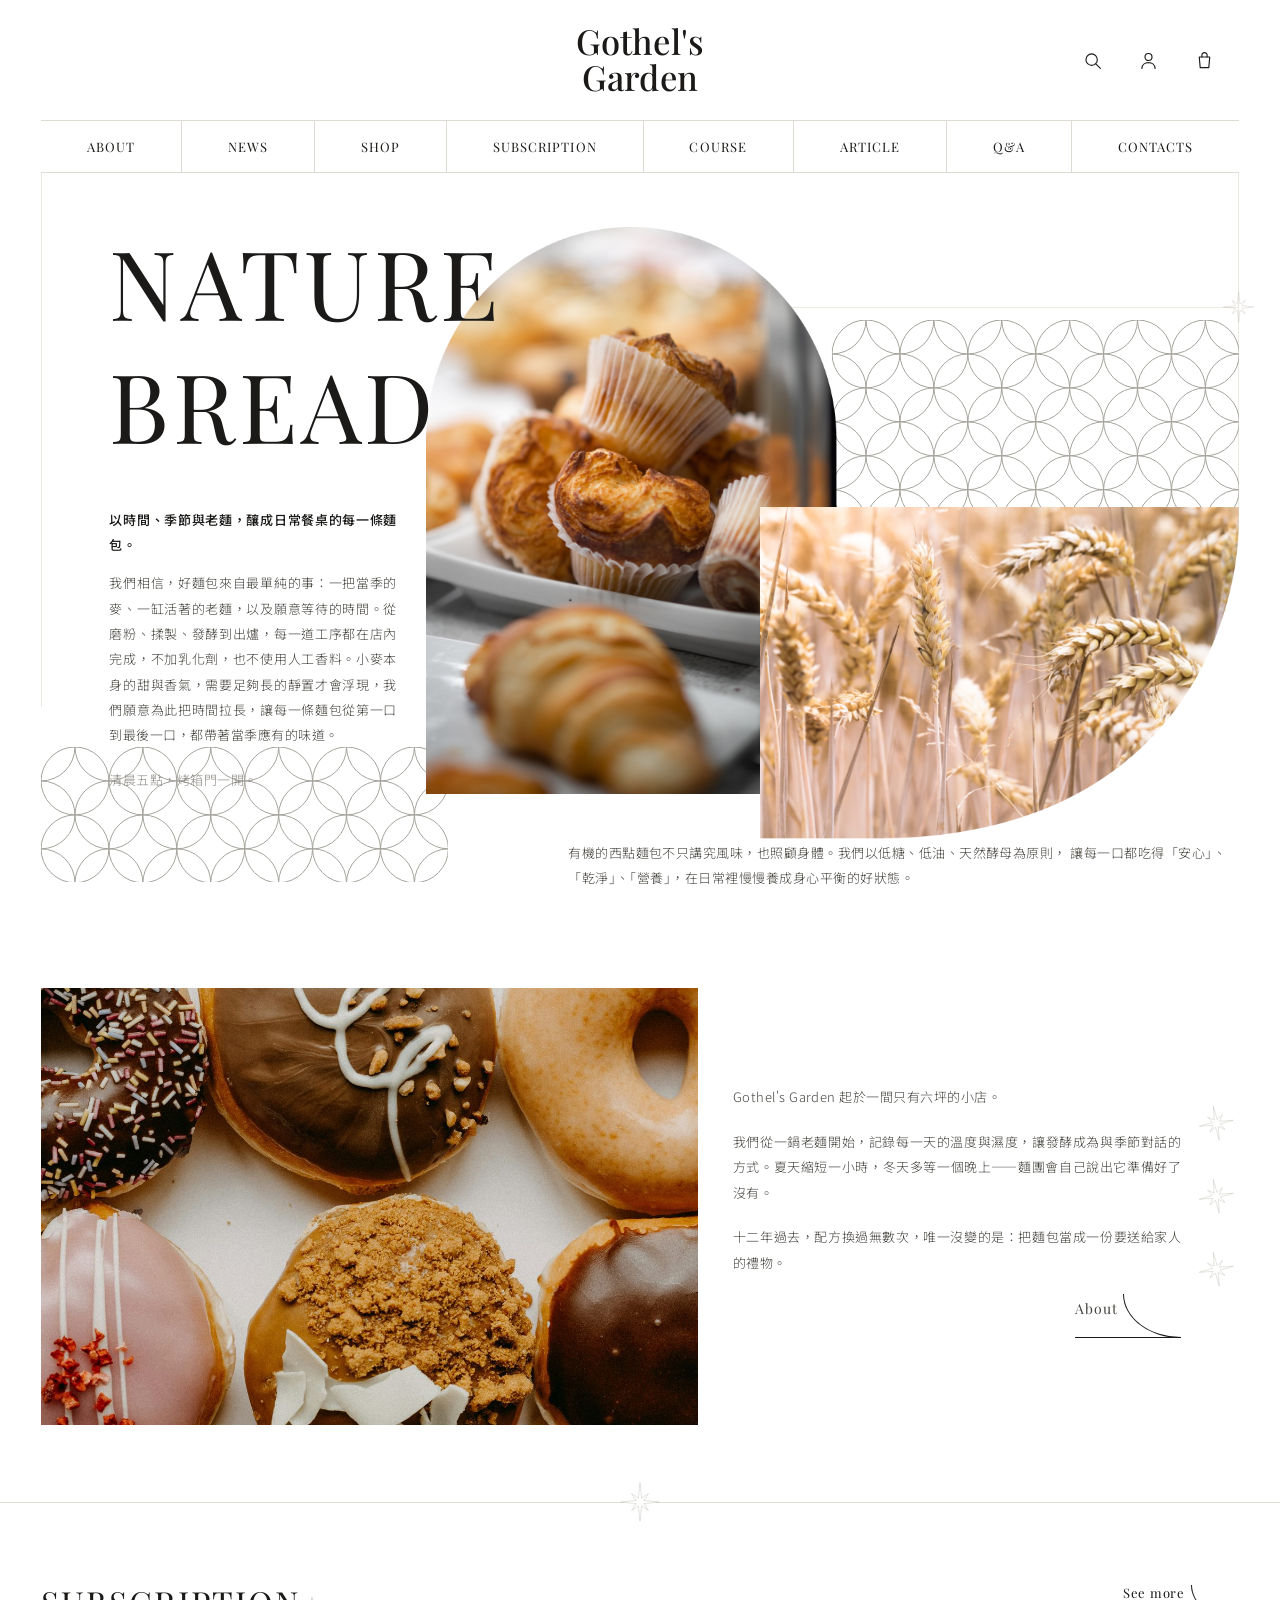
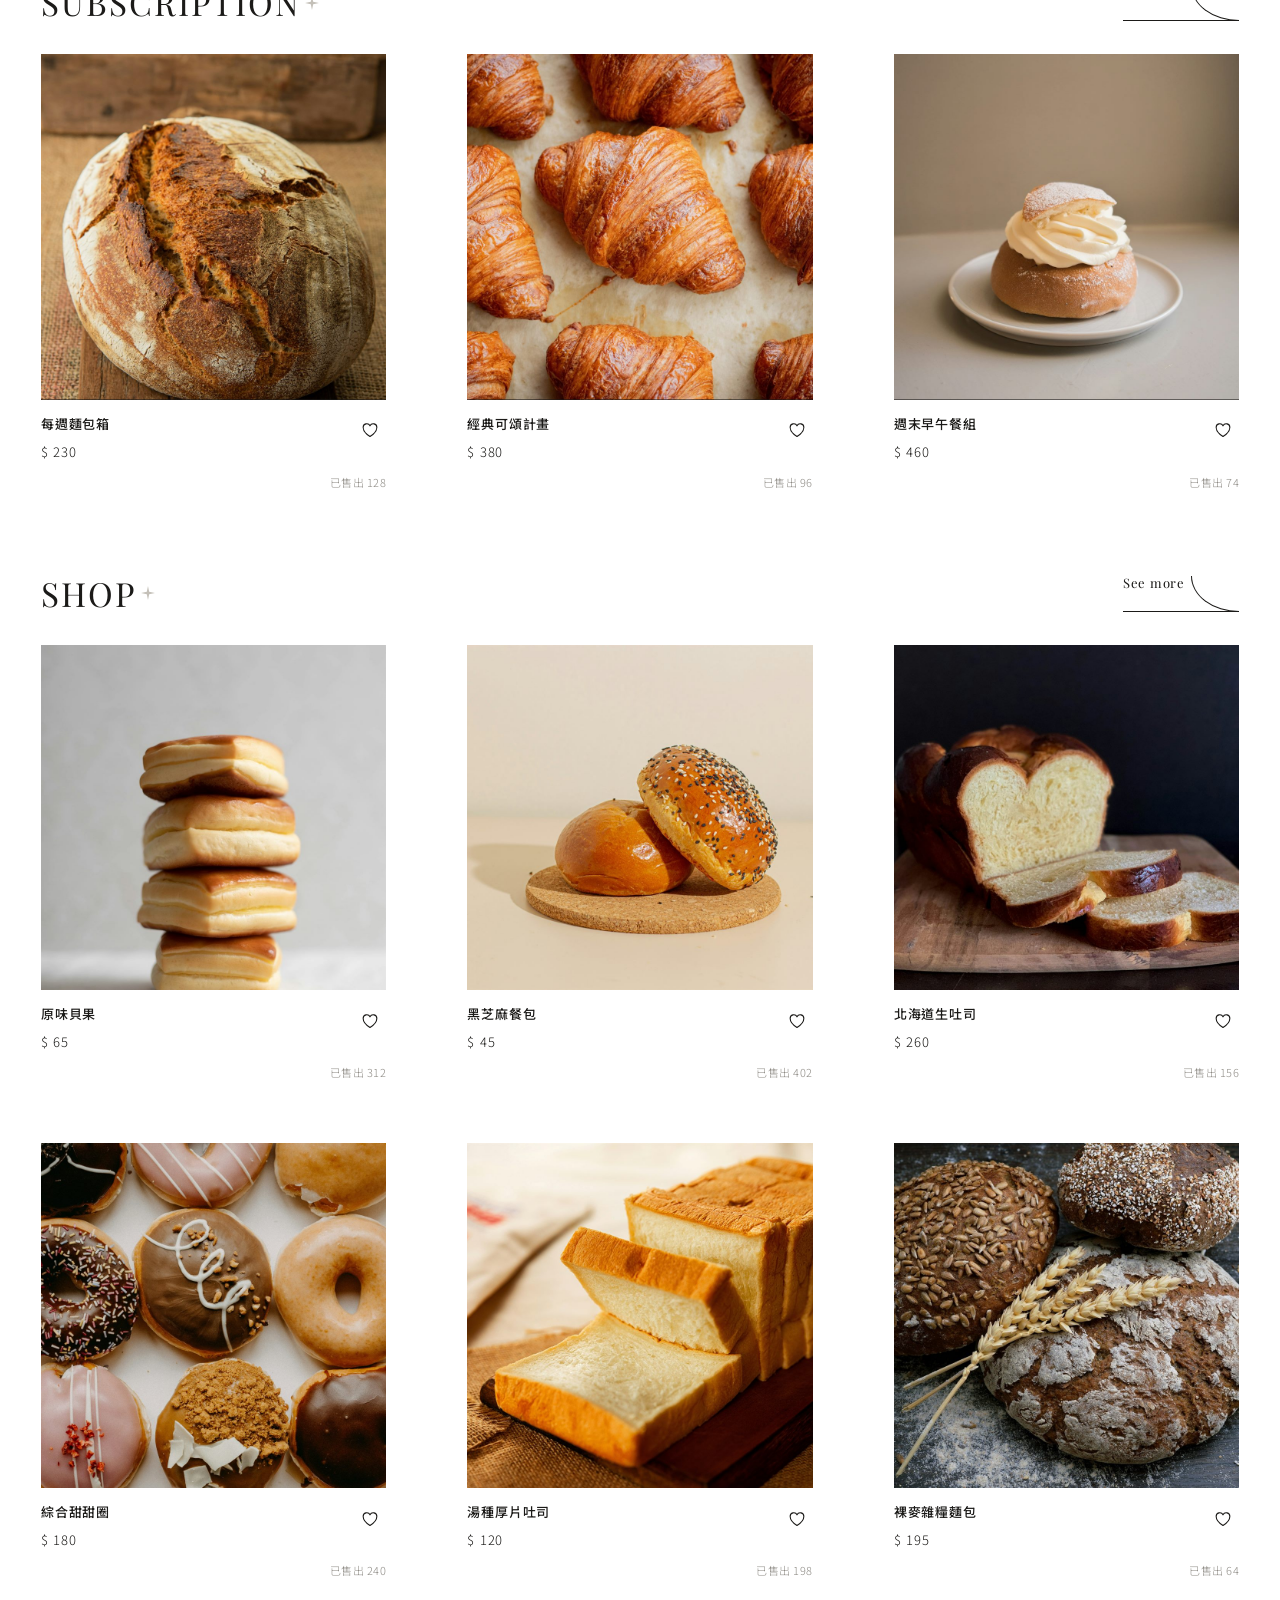
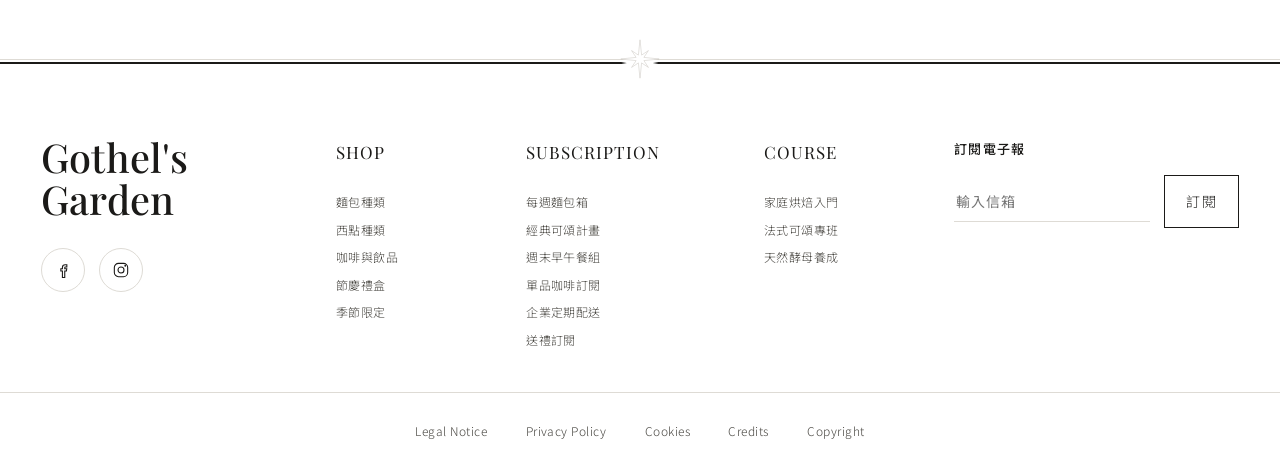
<file: index.html>
<!DOCTYPE html>
<html lang="zh-Hant">
<head>
<meta charset="utf-8">
<meta name="viewport" content="width=device-width, initial-scale=1">
<title>Gothel's Garden｜自然發酵．職人手作麵包</title>
<meta name="description" content="Gothel's Garden 以天然酵母、當季小麥與時間慢慢養成的麵包。每日現烤、低糖低油，提供麵包訂閱、線上選購與烘焙課程。">
<meta name="theme-color" content="#ffffff">

<meta property="og:type" content="website">
<meta property="og:title" content="Gothel's Garden｜自然發酵．職人手作麵包">
<meta property="og:description" content="天然酵母、當季小麥，每日現烤的職人麵包。">
<meta property="og:image" content="assets/img/about-main.jpg">

<link rel="preconnect" href="https://fonts.googleapis.com">
<link rel="preconnect" href="https://fonts.gstatic.com" crossorigin>
<!-- 字型以非阻塞方式載入：第三方樣式表若因離線／慢網卡住，不會阻擋首次繪製而白屏。
     頁面先用備用字（Noto Serif TC／Georgia／system sans）繪製，字型到了再換上。 -->
<link rel="stylesheet"
      href="https://fonts.googleapis.com/css2?family=Playfair+Display:wght@400;500;600&family=Noto+Sans+TC:wght@300;400;500;700&display=swap"
      media="print" onload="this.media='all'">
<noscript>
  <link rel="stylesheet" href="https://fonts.googleapis.com/css2?family=Playfair+Display:wght@400;500;600&family=Noto+Sans+TC:wght@300;400;500;700&display=swap">
</noscript>
<link rel="stylesheet" href="assets/css/style.css">

<script>
/* 開場 gating：在首次繪製前決定是否播放 Loading 與首屏進場。
   放在 <head> 可避免內容閃現；不依賴 main.js，故 main.js 失敗時內容仍可見。 */
(function () {
  var d = document.documentElement;
  d.classList.add('js');
  try {
    var reduce = window.matchMedia && window.matchMedia('(prefers-reduced-motion: reduce)').matches;
    /* 每次載入都播放開場（不再以 sessionStorage 記錄是否看過） */
    var q = location.search + location.hash;
    var skip = /[?&#]nointro\b/.test(q);          /* 深連結／QA 用：直接跳過開場 */
    /* ?replay 為使用者明確要求，會覆寫 prefers-reduced-motion；
       自動播放仍完全尊重減少動態設定。 */
    var forced = /[?&#]replay\b/.test(q);

    if ((!reduce && !skip) || forced) {
      d.classList.add('is-intro');   /* 顯示 Loading，並讓首屏元素進入隱藏初始態 */
      if (forced) d.classList.add('force-intro');
    } else {
      d.classList.add('anim-in'); /* 直接顯示首屏（減少動態／?nointro） */
    }
    /* 安全逾時：無論如何 4.5s 後強制解除開場遮罩，Loading 不得永久遮住網站 */
    window.__ggIntroSafety = setTimeout(function () {
      d.classList.remove('is-intro');
      d.classList.add('anim-in');
      var ov = document.getElementById('intro');
      if (ov) { ov.setAttribute('hidden', ''); }
    }, 4500);
  } catch (err) {
    d.classList.remove('is-intro');
    d.classList.add('anim-in');
  }
})();
</script>
</head>
<body>

<!-- ============ 品牌開場 Loading ============ -->
<div class="intro" id="intro" role="dialog" aria-modal="true" aria-label="品牌開場動畫">
  <div class="intro__inner">
    <p class="brand intro__brand" aria-hidden="true"><span>Gothel's</span><span>Garden</span></p>

    <div class="intro__flower" aria-hidden="true">
      <svg viewBox="0 0 200 200" role="img" aria-label="八瓣星花線稿逐漸盛開">
        <defs>
          <!-- 單片花瓣（指向上方），其餘七片由旋轉產生 -->
          <path id="intro-petal" pathLength="1"
                d="M100,100 C81,74 81,42 100,22 C119,42 119,74 100,100 Z"/>
        </defs>

        <!-- 極淡底稿：完整八瓣 -->
        <g class="intro__petals-bg">
          <use href="#intro-petal" transform="rotate(0 100 100)"/>
          <use href="#intro-petal" transform="rotate(45 100 100)"/>
          <use href="#intro-petal" transform="rotate(90 100 100)"/>
          <use href="#intro-petal" transform="rotate(135 100 100)"/>
          <use href="#intro-petal" transform="rotate(180 100 100)"/>
          <use href="#intro-petal" transform="rotate(225 100 100)"/>
          <use href="#intro-petal" transform="rotate(270 100 100)"/>
          <use href="#intro-petal" transform="rotate(315 100 100)"/>
        </g>

        <!-- 描線：逐瓣描繪（各瓣 --i 控制起始延遲，略微重疊） -->
        <g class="intro__petals">
          <use class="intro__petal" href="#intro-petal" transform="rotate(0 100 100)"   style="--i:0"/>
          <use class="intro__petal" href="#intro-petal" transform="rotate(45 100 100)"  style="--i:1"/>
          <use class="intro__petal" href="#intro-petal" transform="rotate(90 100 100)"  style="--i:2"/>
          <use class="intro__petal" href="#intro-petal" transform="rotate(135 100 100)" style="--i:3"/>
          <use class="intro__petal" href="#intro-petal" transform="rotate(180 100 100)" style="--i:4"/>
          <use class="intro__petal" href="#intro-petal" transform="rotate(225 100 100)" style="--i:5"/>
          <use class="intro__petal" href="#intro-petal" transform="rotate(270 100 100)" style="--i:6"/>
          <use class="intro__petal" href="#intro-petal" transform="rotate(315 100 100)" style="--i:7"/>
        </g>

        <!-- 外圈：由頂端順時針畫一圈（rotate -90 讓起點在正上方） -->
        <circle class="intro__ring" cx="100" cy="100" r="92" pathLength="1"
                transform="rotate(-90 100 100)"/>
        <!-- 圓弧末端的小圓點：繞中心一圈後停在頂端 -->
        <g class="intro__dot"><circle cx="100" cy="8" r="3.4"/></g>
      </svg>
    </div>

    <p class="intro__count" aria-hidden="true"><span id="introCount">03</span></p>
    <p class="intro__en" aria-hidden="true">A MOMENT TO BLOOM</p>
    <p class="intro__zh">美好，正在緩緩盛開</p>

    <button class="intro__skip" id="introSkip" type="button">略過開場</button>
  </div>
</div>

<a class="skip-link" href="#main">跳至主要內容</a>

<!-- 裝飾星形符號：八角星（分隔線／首屏）與四角星（標題旁） -->
<svg class="svg-defs" aria-hidden="true" focusable="false">
  <defs>
    <polygon id="star8" points="50,0 54.21,39.84 71.92,28.08 60.16,45.79 100,50 60.16,54.21 71.92,71.92 54.21,60.16 50,100 45.79,60.16 28.08,71.92 39.84,54.21 0,50 39.84,45.79 28.08,28.08 45.79,39.84"/>
    <polygon id="star4" points="50,0 58.49,41.51 100,50 58.49,58.49 50,100 41.51,58.49 0,50 41.51,41.51"/>
  </defs>
</svg>

<!-- ============ 頁首 ============ -->
<header class="site-header" id="siteHeader">
  <div class="header-bar">
    <div class="shell">
      <button class="nav-toggle" id="navToggle" aria-label="開啟選單" aria-expanded="false" aria-controls="mainNav">
        <span></span><span></span><span></span>
      </button>

      <a class="brand" href="#top" aria-label="Gothel's Garden 首頁">
        <span>Gothel's</span>
        <span>Garden</span>
      </a>

      <div class="header-tools">
        <button class="icon-btn" id="searchToggle" aria-label="搜尋" aria-expanded="false" aria-controls="searchPanel">
          <svg viewBox="0 0 24 24" aria-hidden="true"><circle cx="11" cy="11" r="6.5"/><line x1="15.8" y1="15.8" x2="21" y2="21"/></svg>
        </button>
        <a class="icon-btn" href="member.html" aria-label="會員中心">
          <svg viewBox="0 0 24 24" aria-hidden="true"><circle cx="12" cy="8" r="4"/><path d="M4.5 21c0-4.2 3.4-6.6 7.5-6.6s7.5 2.4 7.5 6.6"/></svg>
        </a>
        <a class="icon-btn icon-btn--cart" href="cart.html" aria-label="購物車">
          <svg viewBox="0 0 24 24" aria-hidden="true"><path d="M6 8h12l-1.1 12.2H7.1z"/><path d="M9 8V6.2A3 3 0 0 1 12 3a3 3 0 0 1 3 3.2V8"/></svg>
          <span class="cart-count" id="cartCount" hidden>0</span>
        </a>
      </div>
    </div>
  </div>

  <div class="search-panel" id="searchPanel" hidden>
    <form class="shell search-form" role="search" onsubmit="return false">
      <input type="search" id="searchInput" placeholder="搜尋麵包、課程或文章…" aria-label="搜尋網站">
      <button type="submit" class="btn-line">搜尋</button>
    </form>
  </div>

  <nav class="main-nav" id="mainNav" aria-label="主要導覽">
    <ul class="shell">
      <li><a href="about.html">ABOUT</a></li>
      <li class="nav-sep" aria-hidden="true"></li>
      <li><a href="news.html">NEWS</a></li>
      <li class="nav-sep" aria-hidden="true"></li>
      <li><a href="shop.html">SHOP</a></li>
      <li class="nav-sep" aria-hidden="true"></li>
      <li><a href="subscription.html">SUBSCRIPTION</a></li>
      <li class="nav-sep" aria-hidden="true"></li>
      <li><a href="course.html">COURSE</a></li>
      <li class="nav-sep" aria-hidden="true"></li>
      <li><a href="article.html">ARTICLE</a></li>
      <li class="nav-sep" aria-hidden="true"></li>
      <li><a href="qa.html">Q&amp;A</a></li>
      <li class="nav-sep" aria-hidden="true"></li>
      <li><a href="contacts.html">CONTACTS</a></li>
    </ul>
  </nav>
</header>

<!-- 頁首為 fixed，此處佔位以維持內容原本的起始位置 -->
<div class="header-spacer" aria-hidden="true"></div>

<main id="main">

  <!-- ============ 首屏 ============ -->
  <section class="hero" id="top">
    <div class="hero__stage">
     <div class="hero__inner">

      <!-- 裝飾：細框線（左右對稱貼齊版心） -->
      <span class="rule rule--v"></span>
      <span class="rule rule--v2"></span>
      <span class="rule rule--mid"></span>

      <!-- 裝飾：星形格紋（Figma 匯出） -->
      <div class="lattice lattice--lg" data-deco aria-hidden="true">
        <svg class="deco-lattice__svg" viewBox="0 0 312 143" fill="none" preserveAspectRatio="xMidYMid meet" aria-hidden="true" focusable="false">
        <g class="deco-lattice__grid">
        <path class="deco-star" pathLength="1" vector-effect="non-scaling-stroke" style="--d:250ms" d="M -26 0 a 26 26 0 1 0 52 0 a 26 26 0 1 0 -52 0 Z"/>
        <path class="deco-star" pathLength="1" vector-effect="non-scaling-stroke" style="--d:420ms" d="M 26 0 a 26 26 0 1 0 52 0 a 26 26 0 1 0 -52 0 Z"/>
        <path class="deco-star" pathLength="1" vector-effect="non-scaling-stroke" style="--d:590ms" d="M 78 0 a 26 26 0 1 0 52 0 a 26 26 0 1 0 -52 0 Z"/>
        <path class="deco-star" pathLength="1" vector-effect="non-scaling-stroke" style="--d:760ms" d="M 130 0 a 26 26 0 1 0 52 0 a 26 26 0 1 0 -52 0 Z"/>
        <path class="deco-star" pathLength="1" vector-effect="non-scaling-stroke" style="--d:930ms" d="M 182 0 a 26 26 0 1 0 52 0 a 26 26 0 1 0 -52 0 Z"/>
        <path class="deco-star" pathLength="1" vector-effect="non-scaling-stroke" style="--d:1100ms" d="M 234 0 a 26 26 0 1 0 52 0 a 26 26 0 1 0 -52 0 Z"/>
        <path class="deco-star" pathLength="1" vector-effect="non-scaling-stroke" style="--d:1270ms" d="M 286 0 a 26 26 0 1 0 52 0 a 26 26 0 1 0 -52 0 Z"/>
        <path class="deco-star" pathLength="1" vector-effect="non-scaling-stroke" style="--d:435ms" d="M 0 26 a 26 26 0 1 0 52 0 a 26 26 0 1 0 -52 0 Z"/>
        <path class="deco-star" pathLength="1" vector-effect="non-scaling-stroke" style="--d:605ms" d="M 52 26 a 26 26 0 1 0 52 0 a 26 26 0 1 0 -52 0 Z"/>
        <path class="deco-star" pathLength="1" vector-effect="non-scaling-stroke" style="--d:775ms" d="M 104 26 a 26 26 0 1 0 52 0 a 26 26 0 1 0 -52 0 Z"/>
        <path class="deco-star" pathLength="1" vector-effect="non-scaling-stroke" style="--d:945ms" d="M 156 26 a 26 26 0 1 0 52 0 a 26 26 0 1 0 -52 0 Z"/>
        <path class="deco-star" pathLength="1" vector-effect="non-scaling-stroke" style="--d:1115ms" d="M 208 26 a 26 26 0 1 0 52 0 a 26 26 0 1 0 -52 0 Z"/>
        <path class="deco-star" pathLength="1" vector-effect="non-scaling-stroke" style="--d:1285ms" d="M 260 26 a 26 26 0 1 0 52 0 a 26 26 0 1 0 -52 0 Z"/>
        <path class="deco-star" pathLength="1" vector-effect="non-scaling-stroke" style="--d:450ms" d="M -26 52 a 26 26 0 1 0 52 0 a 26 26 0 1 0 -52 0 Z"/>
        <path class="deco-star" pathLength="1" vector-effect="non-scaling-stroke" style="--d:620ms" d="M 26 52 a 26 26 0 1 0 52 0 a 26 26 0 1 0 -52 0 Z"/>
        <path class="deco-star" pathLength="1" vector-effect="non-scaling-stroke" style="--d:790ms" d="M 78 52 a 26 26 0 1 0 52 0 a 26 26 0 1 0 -52 0 Z"/>
        <path class="deco-star" pathLength="1" vector-effect="non-scaling-stroke" style="--d:960ms" d="M 130 52 a 26 26 0 1 0 52 0 a 26 26 0 1 0 -52 0 Z"/>
        <path class="deco-star" pathLength="1" vector-effect="non-scaling-stroke" style="--d:1130ms" d="M 182 52 a 26 26 0 1 0 52 0 a 26 26 0 1 0 -52 0 Z"/>
        <path class="deco-star" pathLength="1" vector-effect="non-scaling-stroke" style="--d:1300ms" d="M 234 52 a 26 26 0 1 0 52 0 a 26 26 0 1 0 -52 0 Z"/>
        <path class="deco-star" pathLength="1" vector-effect="non-scaling-stroke" style="--d:1470ms" d="M 286 52 a 26 26 0 1 0 52 0 a 26 26 0 1 0 -52 0 Z"/>
        <path class="deco-star" pathLength="1" vector-effect="non-scaling-stroke" style="--d:635ms" d="M 0 78 a 26 26 0 1 0 52 0 a 26 26 0 1 0 -52 0 Z"/>
        <path class="deco-star" pathLength="1" vector-effect="non-scaling-stroke" style="--d:805ms" d="M 52 78 a 26 26 0 1 0 52 0 a 26 26 0 1 0 -52 0 Z"/>
        <path class="deco-star" pathLength="1" vector-effect="non-scaling-stroke" style="--d:975ms" d="M 104 78 a 26 26 0 1 0 52 0 a 26 26 0 1 0 -52 0 Z"/>
        <path class="deco-star" pathLength="1" vector-effect="non-scaling-stroke" style="--d:1145ms" d="M 156 78 a 26 26 0 1 0 52 0 a 26 26 0 1 0 -52 0 Z"/>
        <path class="deco-star" pathLength="1" vector-effect="non-scaling-stroke" style="--d:1315ms" d="M 208 78 a 26 26 0 1 0 52 0 a 26 26 0 1 0 -52 0 Z"/>
        <path class="deco-star" pathLength="1" vector-effect="non-scaling-stroke" style="--d:1485ms" d="M 260 78 a 26 26 0 1 0 52 0 a 26 26 0 1 0 -52 0 Z"/>
        <path class="deco-star" pathLength="1" vector-effect="non-scaling-stroke" style="--d:650ms" d="M -26 104 a 26 26 0 1 0 52 0 a 26 26 0 1 0 -52 0 Z"/>
        <path class="deco-star" pathLength="1" vector-effect="non-scaling-stroke" style="--d:820ms" d="M 26 104 a 26 26 0 1 0 52 0 a 26 26 0 1 0 -52 0 Z"/>
        <path class="deco-star" pathLength="1" vector-effect="non-scaling-stroke" style="--d:990ms" d="M 78 104 a 26 26 0 1 0 52 0 a 26 26 0 1 0 -52 0 Z"/>
        <path class="deco-star" pathLength="1" vector-effect="non-scaling-stroke" style="--d:1160ms" d="M 130 104 a 26 26 0 1 0 52 0 a 26 26 0 1 0 -52 0 Z"/>
        <path class="deco-star" pathLength="1" vector-effect="non-scaling-stroke" style="--d:1330ms" d="M 182 104 a 26 26 0 1 0 52 0 a 26 26 0 1 0 -52 0 Z"/>
        <path class="deco-star" pathLength="1" vector-effect="non-scaling-stroke" style="--d:1500ms" d="M 234 104 a 26 26 0 1 0 52 0 a 26 26 0 1 0 -52 0 Z"/>
        <path class="deco-star" pathLength="1" vector-effect="non-scaling-stroke" style="--d:1670ms" d="M 286 104 a 26 26 0 1 0 52 0 a 26 26 0 1 0 -52 0 Z"/>
        <path class="deco-star" pathLength="1" vector-effect="non-scaling-stroke" style="--d:835ms" d="M 0 130 a 26 26 0 1 0 52 0 a 26 26 0 1 0 -52 0 Z"/>
        <path class="deco-star" pathLength="1" vector-effect="non-scaling-stroke" style="--d:1005ms" d="M 52 130 a 26 26 0 1 0 52 0 a 26 26 0 1 0 -52 0 Z"/>
        <path class="deco-star" pathLength="1" vector-effect="non-scaling-stroke" style="--d:1175ms" d="M 104 130 a 26 26 0 1 0 52 0 a 26 26 0 1 0 -52 0 Z"/>
        <path class="deco-star" pathLength="1" vector-effect="non-scaling-stroke" style="--d:1345ms" d="M 156 130 a 26 26 0 1 0 52 0 a 26 26 0 1 0 -52 0 Z"/>
        <path class="deco-star" pathLength="1" vector-effect="non-scaling-stroke" style="--d:1515ms" d="M 208 130 a 26 26 0 1 0 52 0 a 26 26 0 1 0 -52 0 Z"/>
        <path class="deco-star" pathLength="1" vector-effect="non-scaling-stroke" style="--d:1685ms" d="M 260 130 a 26 26 0 1 0 52 0 a 26 26 0 1 0 -52 0 Z"/>
        <path class="deco-star" pathLength="1" vector-effect="non-scaling-stroke" style="--d:850ms" d="M -26 156 a 26 26 0 1 0 52 0 a 26 26 0 1 0 -52 0 Z"/>
        <path class="deco-star" pathLength="1" vector-effect="non-scaling-stroke" style="--d:1020ms" d="M 26 156 a 26 26 0 1 0 52 0 a 26 26 0 1 0 -52 0 Z"/>
        <path class="deco-star" pathLength="1" vector-effect="non-scaling-stroke" style="--d:1190ms" d="M 78 156 a 26 26 0 1 0 52 0 a 26 26 0 1 0 -52 0 Z"/>
        <path class="deco-star" pathLength="1" vector-effect="non-scaling-stroke" style="--d:1360ms" d="M 130 156 a 26 26 0 1 0 52 0 a 26 26 0 1 0 -52 0 Z"/>
        <path class="deco-star" pathLength="1" vector-effect="non-scaling-stroke" style="--d:1530ms" d="M 182 156 a 26 26 0 1 0 52 0 a 26 26 0 1 0 -52 0 Z"/>
        <path class="deco-star" pathLength="1" vector-effect="non-scaling-stroke" style="--d:1700ms" d="M 234 156 a 26 26 0 1 0 52 0 a 26 26 0 1 0 -52 0 Z"/>
        <path class="deco-star" pathLength="1" vector-effect="non-scaling-stroke" style="--d:1870ms" d="M 286 156 a 26 26 0 1 0 52 0 a 26 26 0 1 0 -52 0 Z"/>
        </g>
      </svg>
      </div>
      <div class="lattice lattice--sm" data-deco aria-hidden="true">
        <svg class="deco-lattice__svg" viewBox="0 0 312 104" fill="none" preserveAspectRatio="xMidYMid meet" aria-hidden="true" focusable="false">
        <g class="deco-lattice__grid">
        <path class="deco-star" pathLength="1" vector-effect="non-scaling-stroke" style="--d:250ms" d="M -26 0 a 26 26 0 1 0 52 0 a 26 26 0 1 0 -52 0 Z"/>
        <path class="deco-star" pathLength="1" vector-effect="non-scaling-stroke" style="--d:420ms" d="M 26 0 a 26 26 0 1 0 52 0 a 26 26 0 1 0 -52 0 Z"/>
        <path class="deco-star" pathLength="1" vector-effect="non-scaling-stroke" style="--d:590ms" d="M 78 0 a 26 26 0 1 0 52 0 a 26 26 0 1 0 -52 0 Z"/>
        <path class="deco-star" pathLength="1" vector-effect="non-scaling-stroke" style="--d:760ms" d="M 130 0 a 26 26 0 1 0 52 0 a 26 26 0 1 0 -52 0 Z"/>
        <path class="deco-star" pathLength="1" vector-effect="non-scaling-stroke" style="--d:930ms" d="M 182 0 a 26 26 0 1 0 52 0 a 26 26 0 1 0 -52 0 Z"/>
        <path class="deco-star" pathLength="1" vector-effect="non-scaling-stroke" style="--d:1100ms" d="M 234 0 a 26 26 0 1 0 52 0 a 26 26 0 1 0 -52 0 Z"/>
        <path class="deco-star" pathLength="1" vector-effect="non-scaling-stroke" style="--d:1270ms" d="M 286 0 a 26 26 0 1 0 52 0 a 26 26 0 1 0 -52 0 Z"/>
        <path class="deco-star" pathLength="1" vector-effect="non-scaling-stroke" style="--d:435ms" d="M 0 26 a 26 26 0 1 0 52 0 a 26 26 0 1 0 -52 0 Z"/>
        <path class="deco-star" pathLength="1" vector-effect="non-scaling-stroke" style="--d:605ms" d="M 52 26 a 26 26 0 1 0 52 0 a 26 26 0 1 0 -52 0 Z"/>
        <path class="deco-star" pathLength="1" vector-effect="non-scaling-stroke" style="--d:775ms" d="M 104 26 a 26 26 0 1 0 52 0 a 26 26 0 1 0 -52 0 Z"/>
        <path class="deco-star" pathLength="1" vector-effect="non-scaling-stroke" style="--d:945ms" d="M 156 26 a 26 26 0 1 0 52 0 a 26 26 0 1 0 -52 0 Z"/>
        <path class="deco-star" pathLength="1" vector-effect="non-scaling-stroke" style="--d:1115ms" d="M 208 26 a 26 26 0 1 0 52 0 a 26 26 0 1 0 -52 0 Z"/>
        <path class="deco-star" pathLength="1" vector-effect="non-scaling-stroke" style="--d:1285ms" d="M 260 26 a 26 26 0 1 0 52 0 a 26 26 0 1 0 -52 0 Z"/>
        <path class="deco-star" pathLength="1" vector-effect="non-scaling-stroke" style="--d:450ms" d="M -26 52 a 26 26 0 1 0 52 0 a 26 26 0 1 0 -52 0 Z"/>
        <path class="deco-star" pathLength="1" vector-effect="non-scaling-stroke" style="--d:620ms" d="M 26 52 a 26 26 0 1 0 52 0 a 26 26 0 1 0 -52 0 Z"/>
        <path class="deco-star" pathLength="1" vector-effect="non-scaling-stroke" style="--d:790ms" d="M 78 52 a 26 26 0 1 0 52 0 a 26 26 0 1 0 -52 0 Z"/>
        <path class="deco-star" pathLength="1" vector-effect="non-scaling-stroke" style="--d:960ms" d="M 130 52 a 26 26 0 1 0 52 0 a 26 26 0 1 0 -52 0 Z"/>
        <path class="deco-star" pathLength="1" vector-effect="non-scaling-stroke" style="--d:1130ms" d="M 182 52 a 26 26 0 1 0 52 0 a 26 26 0 1 0 -52 0 Z"/>
        <path class="deco-star" pathLength="1" vector-effect="non-scaling-stroke" style="--d:1300ms" d="M 234 52 a 26 26 0 1 0 52 0 a 26 26 0 1 0 -52 0 Z"/>
        <path class="deco-star" pathLength="1" vector-effect="non-scaling-stroke" style="--d:1470ms" d="M 286 52 a 26 26 0 1 0 52 0 a 26 26 0 1 0 -52 0 Z"/>
        <path class="deco-star" pathLength="1" vector-effect="non-scaling-stroke" style="--d:635ms" d="M 0 78 a 26 26 0 1 0 52 0 a 26 26 0 1 0 -52 0 Z"/>
        <path class="deco-star" pathLength="1" vector-effect="non-scaling-stroke" style="--d:805ms" d="M 52 78 a 26 26 0 1 0 52 0 a 26 26 0 1 0 -52 0 Z"/>
        <path class="deco-star" pathLength="1" vector-effect="non-scaling-stroke" style="--d:975ms" d="M 104 78 a 26 26 0 1 0 52 0 a 26 26 0 1 0 -52 0 Z"/>
        <path class="deco-star" pathLength="1" vector-effect="non-scaling-stroke" style="--d:1145ms" d="M 156 78 a 26 26 0 1 0 52 0 a 26 26 0 1 0 -52 0 Z"/>
        <path class="deco-star" pathLength="1" vector-effect="non-scaling-stroke" style="--d:1315ms" d="M 208 78 a 26 26 0 1 0 52 0 a 26 26 0 1 0 -52 0 Z"/>
        <path class="deco-star" pathLength="1" vector-effect="non-scaling-stroke" style="--d:1485ms" d="M 260 78 a 26 26 0 1 0 52 0 a 26 26 0 1 0 -52 0 Z"/>
        <path class="deco-star" pathLength="1" vector-effect="non-scaling-stroke" style="--d:650ms" d="M -26 104 a 26 26 0 1 0 52 0 a 26 26 0 1 0 -52 0 Z"/>
        <path class="deco-star" pathLength="1" vector-effect="non-scaling-stroke" style="--d:820ms" d="M 26 104 a 26 26 0 1 0 52 0 a 26 26 0 1 0 -52 0 Z"/>
        <path class="deco-star" pathLength="1" vector-effect="non-scaling-stroke" style="--d:990ms" d="M 78 104 a 26 26 0 1 0 52 0 a 26 26 0 1 0 -52 0 Z"/>
        <path class="deco-star" pathLength="1" vector-effect="non-scaling-stroke" style="--d:1160ms" d="M 130 104 a 26 26 0 1 0 52 0 a 26 26 0 1 0 -52 0 Z"/>
        <path class="deco-star" pathLength="1" vector-effect="non-scaling-stroke" style="--d:1330ms" d="M 182 104 a 26 26 0 1 0 52 0 a 26 26 0 1 0 -52 0 Z"/>
        <path class="deco-star" pathLength="1" vector-effect="non-scaling-stroke" style="--d:1500ms" d="M 234 104 a 26 26 0 1 0 52 0 a 26 26 0 1 0 -52 0 Z"/>
        <path class="deco-star" pathLength="1" vector-effect="non-scaling-stroke" style="--d:1670ms" d="M 286 104 a 26 26 0 1 0 52 0 a 26 26 0 1 0 -52 0 Z"/>
        </g>
      </svg>
      </div>

      <h1 class="hero__title">
        <span>NATURE</span>
        <span>BREAD</span>
      </h1>

      <figure class="hero__shape" data-parallax="6">
        <span class="hero__media"><img src="assets/img/hero-shape.png" alt="剛出爐的瑪芬與可頌擺放在烤盤上" width="577" height="796" fetchpriority="high"></span>
      </figure>

      <figure class="hero__wheat" data-parallax="-10">
        <span class="hero__media"><img src="assets/img/hero-wheat.png" alt="陽光下飽滿的小麥穗" width="672" height="466" loading="lazy"></span>
      </figure>

      <div class="hero__copy">
        <p class="hero__lead">以時間、季節與老麵，釀成日常餐桌的每一條麵包。</p>
        <p>我們相信，好麵包來自最單純的事：一把當季的麥、一缸活著的老麵，以及願意等待的時間。從磨粉、揉製、發酵到出爐，每一道工序都在店內完成，不加乳化劑，也不使用人工香料。小麥本身的甜與香氣，需要足夠長的靜置才會浮現，我們願意為此把時間拉長，讓每一條麵包從第一口到最後一口，都帶著當季應有的味道。</p>
        <p class="hero__sign">清晨五點，烤箱門一開。</p>
      </div>

      <svg class="star star--hero" viewBox="0 0 100 100" aria-hidden="true"><use href="#star8"/></svg>
     </div>
    </div>

    <div class="shell">
      <p class="hero__lede">
        有機的西點麵包不只講究風味，也照顧身體。我們以低糖、低油、天然酵母為原則，
        讓每一口都吃得「安心」、「乾淨」、「營養」，在日常裡慢慢養成身心平衡的好狀態。
      </p>
    </div>
  </section>

  <!-- ============ 品牌故事 ============ -->
  <section class="about" id="about">
    <div class="shell about__grid">
      <figure class="about__media reveal">
        <img src="assets/img/about-main.jpg" alt="撒上糖粉的手工西點整齊排列" width="1400" height="820" loading="lazy">
      </figure>

      <div class="about__copy reveal" data-reveal-delay="120">
        <p>Gothel's Garden 起於一間只有六坪的小店。</p>
        <p>我們從一鍋老麵開始，記錄每一天的溫度與濕度，讓發酵成為與季節對話的方式。夏天縮短一小時，冬天多等一個晚上——麵團會自己說出它準備好了沒有。</p>
        <p>十二年過去，配方換過無數次，唯一沒變的是：把麵包當成一份要送給家人的禮物。</p>
        <a class="link-curve" href="about.html">About</a>
      </div>
    </div>

    <div class="about__stars reveal" aria-hidden="true">
      <svg class="star" viewBox="0 0 100 100"><use href="#star8"/></svg>
      <svg class="star" viewBox="0 0 100 100"><use href="#star8"/></svg>
      <svg class="star" viewBox="0 0 100 100"><use href="#star8"/></svg>
    </div>
  </section>

  <div class="divider reveal reveal--line" aria-hidden="true">
    <svg class="star star--divider" viewBox="0 0 100 100"><use href="#star8"/></svg>
  </div>

  <!-- ============ 訂閱方案 ============ -->
  <section class="section" id="subscription">
    <div class="shell">
      <div class="section__head reveal">
        <h2 class="section__title">SUBSCRIPTION <svg class="star star--inline" viewBox="0 0 100 100" aria-hidden="true"><use href="#star4"/></svg></h2>
        <a class="link-curve link-curve--sm" href="subscription.html">See more</a>
      </div>

      <ul class="card-grid" id="subscriptionGrid"></ul>
    </div>
  </section>

  <!-- ============ 商品 ============ -->
  <section class="section" id="shop">
    <div class="shell">
      <div class="section__head reveal">
        <h2 class="section__title">SHOP <svg class="star star--inline" viewBox="0 0 100 100" aria-hidden="true"><use href="#star4"/></svg></h2>
        <a class="link-curve link-curve--sm" href="shop.html">See more</a>
      </div>

      <ul class="card-grid" id="shopGrid"></ul>
    </div>
  </section>

</main>

<!-- ============ 頁尾 ============ -->
<footer class="site-footer" id="contacts">
  <div class="divider divider--footer reveal reveal--line" aria-hidden="true">
    <svg class="star star--divider" viewBox="0 0 100 100"><use href="#star8"/></svg>
  </div>

  <div class="shell footer__grid reveal">
    <div class="footer__brand">
      <p class="brand brand--footer"><span>Gothel's</span><span>Garden</span></p>
      <div class="socials">
        <a href="#" aria-label="Facebook">
          <svg viewBox="0 0 24 24" aria-hidden="true"><path d="M14.6 8.4h2V5.6h-2c-2 0-3.3 1.3-3.3 3.3v1.5H9.4v2.8h1.9V21h2.8v-7.8h2l.4-2.8h-2.4V9.2c0-.5.2-.8.5-.8z"/></svg>
        </a>
        <a href="#" aria-label="Instagram">
          <svg viewBox="0 0 24 24" aria-hidden="true"><rect x="4" y="4" width="16" height="16" rx="5"/><circle cx="12" cy="12" r="3.6"/><circle cx="17.1" cy="6.9" r="1.1" fill="currentColor" stroke="none"/></svg>
        </a>
      </div>
    </div>

    <nav class="footer__col" aria-labelledby="f-shop">
      <h3 id="f-shop">SHOP</h3>
      <ul>
        <li><a href="shop.html">麵包種類</a></li>
        <li><a href="shop.html">西點種類</a></li>
        <li><a href="shop.html">咖啡與飲品</a></li>
        <li><a href="shop.html">節慶禮盒</a></li>
        <li><a href="shop.html">季節限定</a></li>
      </ul>
    </nav>

    <nav class="footer__col" aria-labelledby="f-sub">
      <h3 id="f-sub">SUBSCRIPTION</h3>
      <ul>
        <li><a href="subscription.html">每週麵包箱</a></li>
        <li><a href="subscription.html">經典可頌計畫</a></li>
        <li><a href="subscription.html">週末早午餐組</a></li>
        <li><a href="subscription.html">單品咖啡訂閱</a></li>
        <li><a href="subscription.html">企業定期配送</a></li>
        <li><a href="subscription.html">送禮訂閱</a></li>
      </ul>
    </nav>

    <nav class="footer__col" aria-labelledby="f-course">
      <h3 id="f-course">COURSE</h3>
      <ul>
        <li><a href="course.html">家庭烘焙入門</a></li>
        <li><a href="course.html">法式可頌專班</a></li>
        <li><a href="course.html">天然酵母養成</a></li>
      </ul>
    </nav>

    <div class="footer__news">
      <h3>訂閱電子報</h3>
      <form class="news-form" id="newsForm" novalidate>
        <label class="sr-only" for="newsEmail">電子信箱</label>
        <input type="email" id="newsEmail" name="email" placeholder="輸入信箱" autocomplete="email" required>
        <button type="submit" class="btn-line">訂閱</button>
      </form>
      <p class="news-msg" id="newsMsg" role="status" aria-live="polite"></p>
    </div>
  </div>

  <div class="footer__bottom">
    <ul class="shell">
      <li><a href="#">Legal Notice</a></li>
      <li><a href="#">Privacy Policy</a></li>
      <li><a href="#">Cookies</a></li>
      <li><a href="#">Credits</a></li>
      <li><a href="#">Copyright</a></li>
    </ul>
  </div>
</footer>

<div class="toast" id="toast" role="status" aria-live="polite"></div>

<script src="assets/js/store.js"></script>
<script src="assets/js/main.js"></script>
<script src="assets/js/deco.js"></script>
</body>
</html>
</file>
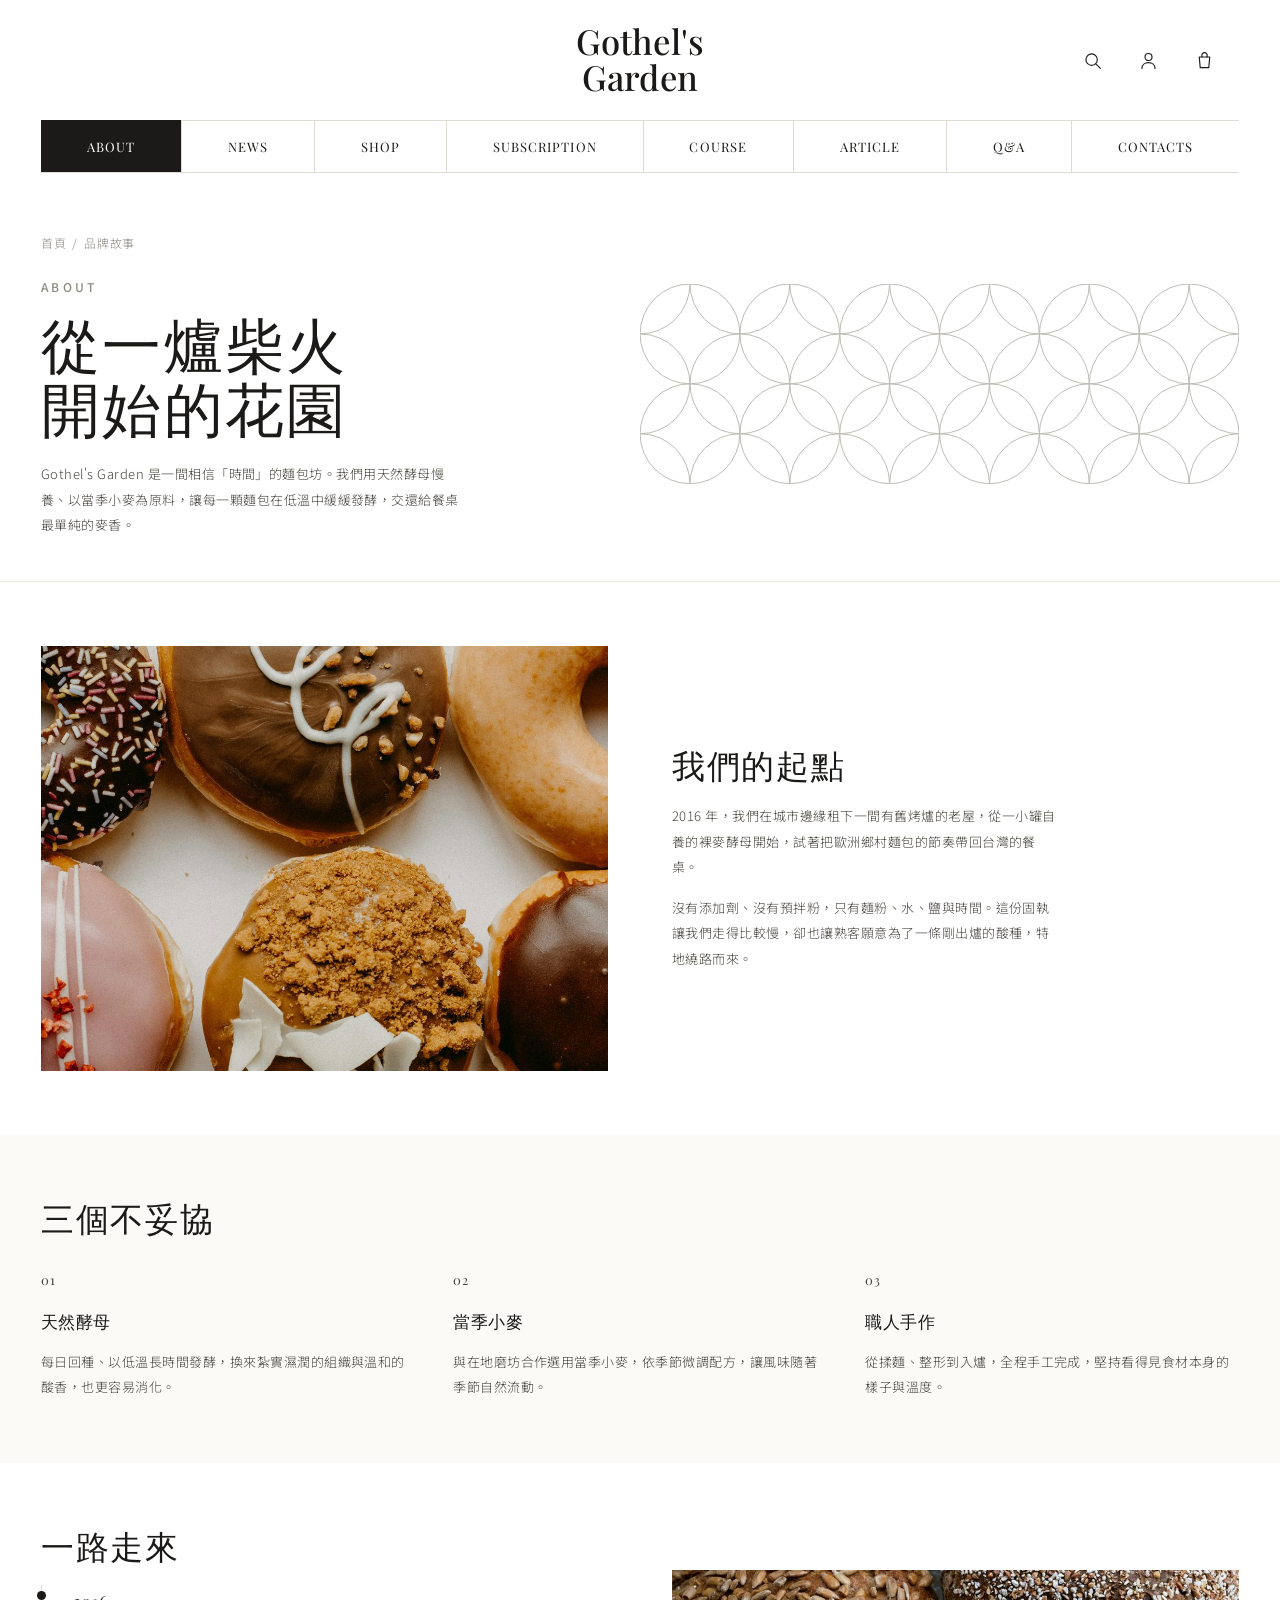
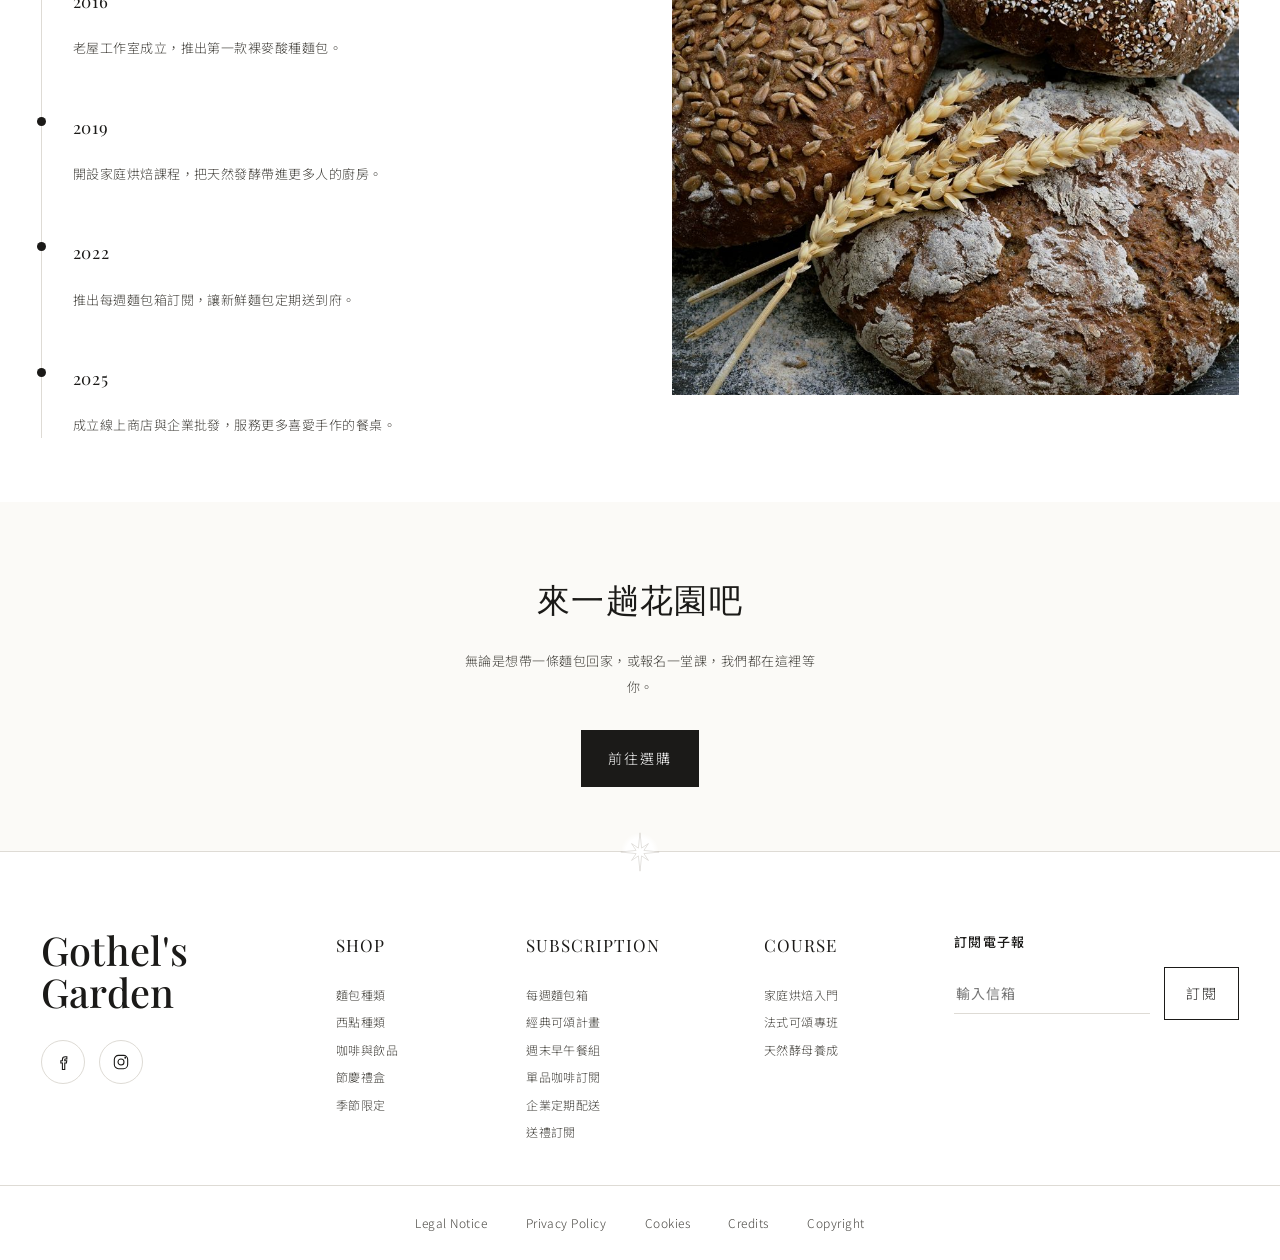
<file: about.html>
<!DOCTYPE html>
<html lang="zh-Hant" class="js anim-in">
<head>
<meta charset="utf-8">
<meta name="viewport" content="width=device-width, initial-scale=1">
<title>品牌故事 ABOUT｜Gothel's Garden</title>
<meta name="description" content="Gothel's Garden 的品牌起源與烘焙理念：天然酵母、當季小麥、職人手作。">
<meta name="theme-color" content="#ffffff">
<link rel="preconnect" href="https://fonts.googleapis.com">
<link rel="preconnect" href="https://fonts.gstatic.com" crossorigin>
<link rel="stylesheet"
      href="https://fonts.googleapis.com/css2?family=Playfair+Display:wght@400;500;600&family=Noto+Sans+TC:wght@300;400;500;700&display=swap"
      media="print" onload="this.media='all'">
<noscript><link rel="stylesheet" href="https://fonts.googleapis.com/css2?family=Playfair+Display:wght@400;500;600&family=Noto+Sans+TC:wght@300;400;500;700&display=swap"></noscript>
<link rel="stylesheet" href="assets/css/style.css">
</head>
<body>

<a class="skip-link" href="#main">跳至主要內容</a>

<svg class="svg-defs" aria-hidden="true" focusable="false"><defs>
  <polygon id="star8" points="50,0 54.21,39.84 71.92,28.08 60.16,45.79 100,50 60.16,54.21 71.92,71.92 54.21,60.16 50,100 45.79,60.16 28.08,71.92 39.84,54.21 0,50 39.84,45.79 28.08,28.08 45.79,39.84"/>
  <polygon id="star4" points="50,0 58.49,41.51 100,50 58.49,58.49 50,100 41.51,58.49 0,50 41.51,41.51"/>
</defs></svg>

<header class="site-header" id="siteHeader">
  <div class="header-bar"><div class="shell">
    <button class="nav-toggle" id="navToggle" aria-label="開啟選單" aria-expanded="false" aria-controls="mainNav"><span></span><span></span><span></span></button>
    <a class="brand" href="index.html" aria-label="Gothel's Garden 首頁"><span>Gothel's</span><span>Garden</span></a>
    <div class="header-tools">
      <button class="icon-btn" id="searchToggle" aria-label="搜尋" aria-expanded="false" aria-controls="searchPanel"><svg viewBox="0 0 24 24" aria-hidden="true"><circle cx="11" cy="11" r="6.5"/><line x1="15.8" y1="15.8" x2="21" y2="21"/></svg></button>
      <a class="icon-btn" href="member.html" aria-label="會員中心"><svg viewBox="0 0 24 24" aria-hidden="true"><circle cx="12" cy="8" r="4"/><path d="M4.5 21c0-4.2 3.4-6.6 7.5-6.6s7.5 2.4 7.5 6.6"/></svg></a>
      <a class="icon-btn icon-btn--cart" href="cart.html" aria-label="購物車"><svg viewBox="0 0 24 24" aria-hidden="true"><path d="M6 8h12l-1.1 12.2H7.1z"/><path d="M9 8V6.2A3 3 0 0 1 12 3a3 3 0 0 1 3 3.2V8"/></svg><span class="cart-count" id="cartCount" hidden>0</span></a>
    </div>
  </div></div>
  <div class="search-panel" id="searchPanel" hidden>
    <form class="shell search-form" role="search" onsubmit="return false">
      <input type="search" id="searchInput" placeholder="搜尋麵包、課程或文章…" aria-label="搜尋網站">
      <button type="submit" class="btn-line">搜尋</button>
    </form>
  </div>
  <nav class="main-nav" id="mainNav" aria-label="主要導覽">
    <ul class="shell">
      <li><a href="about.html" aria-current="page">ABOUT</a></li><li class="nav-sep" aria-hidden="true"></li>
      <li><a href="news.html">NEWS</a></li><li class="nav-sep" aria-hidden="true"></li>
      <li><a href="shop.html">SHOP</a></li><li class="nav-sep" aria-hidden="true"></li>
      <li><a href="subscription.html">SUBSCRIPTION</a></li><li class="nav-sep" aria-hidden="true"></li>
      <li><a href="course.html">COURSE</a></li><li class="nav-sep" aria-hidden="true"></li>
      <li><a href="article.html">ARTICLE</a></li><li class="nav-sep" aria-hidden="true"></li>
      <li><a href="qa.html">Q&amp;A</a></li><li class="nav-sep" aria-hidden="true"></li>
      <li><a href="contacts.html">CONTACTS</a></li>
    </ul>
  </nav>
</header>
<div class="header-spacer" aria-hidden="true"></div>

<main id="main">

  <section class="page-head">
    <div class="shell page-head__inner">
      <div class="page-head__text">
      <p class="page-head__crumb"><a href="index.html">首頁</a><span>/</span>品牌故事</p>
      <p class="page-head__kicker">About</p>
      <h1 class="page-head__title">從一爐柴火<br>開始的花園</h1>
      <p class="page-head__lead">Gothel's Garden 是一間相信「時間」的麵包坊。我們用天然酵母慢養、以當季小麥為原料，讓每一顆麵包在低溫中緩緩發酵，交還給餐桌最單純的麥香。</p></div>
      <div class="deco-lattice" data-deco aria-hidden="true">
      <svg class="deco-lattice__svg" viewBox="0 0 312 104" fill="none" preserveAspectRatio="xMidYMid meet" aria-hidden="true" focusable="false">
        <g class="deco-lattice__grid">
        <path class="deco-star" pathLength="1" vector-effect="non-scaling-stroke" style="--d:250ms" d="M -26 0 a 26 26 0 1 0 52 0 a 26 26 0 1 0 -52 0 Z"/>
        <path class="deco-star" pathLength="1" vector-effect="non-scaling-stroke" style="--d:420ms" d="M 26 0 a 26 26 0 1 0 52 0 a 26 26 0 1 0 -52 0 Z"/>
        <path class="deco-star" pathLength="1" vector-effect="non-scaling-stroke" style="--d:590ms" d="M 78 0 a 26 26 0 1 0 52 0 a 26 26 0 1 0 -52 0 Z"/>
        <path class="deco-star" pathLength="1" vector-effect="non-scaling-stroke" style="--d:760ms" d="M 130 0 a 26 26 0 1 0 52 0 a 26 26 0 1 0 -52 0 Z"/>
        <path class="deco-star" pathLength="1" vector-effect="non-scaling-stroke" style="--d:930ms" d="M 182 0 a 26 26 0 1 0 52 0 a 26 26 0 1 0 -52 0 Z"/>
        <path class="deco-star" pathLength="1" vector-effect="non-scaling-stroke" style="--d:1100ms" d="M 234 0 a 26 26 0 1 0 52 0 a 26 26 0 1 0 -52 0 Z"/>
        <path class="deco-star" pathLength="1" vector-effect="non-scaling-stroke" style="--d:1270ms" d="M 286 0 a 26 26 0 1 0 52 0 a 26 26 0 1 0 -52 0 Z"/>
        <path class="deco-star" pathLength="1" vector-effect="non-scaling-stroke" style="--d:435ms" d="M 0 26 a 26 26 0 1 0 52 0 a 26 26 0 1 0 -52 0 Z"/>
        <path class="deco-star" pathLength="1" vector-effect="non-scaling-stroke" style="--d:605ms" d="M 52 26 a 26 26 0 1 0 52 0 a 26 26 0 1 0 -52 0 Z"/>
        <path class="deco-star" pathLength="1" vector-effect="non-scaling-stroke" style="--d:775ms" d="M 104 26 a 26 26 0 1 0 52 0 a 26 26 0 1 0 -52 0 Z"/>
        <path class="deco-star" pathLength="1" vector-effect="non-scaling-stroke" style="--d:945ms" d="M 156 26 a 26 26 0 1 0 52 0 a 26 26 0 1 0 -52 0 Z"/>
        <path class="deco-star" pathLength="1" vector-effect="non-scaling-stroke" style="--d:1115ms" d="M 208 26 a 26 26 0 1 0 52 0 a 26 26 0 1 0 -52 0 Z"/>
        <path class="deco-star" pathLength="1" vector-effect="non-scaling-stroke" style="--d:1285ms" d="M 260 26 a 26 26 0 1 0 52 0 a 26 26 0 1 0 -52 0 Z"/>
        <path class="deco-star" pathLength="1" vector-effect="non-scaling-stroke" style="--d:450ms" d="M -26 52 a 26 26 0 1 0 52 0 a 26 26 0 1 0 -52 0 Z"/>
        <path class="deco-star" pathLength="1" vector-effect="non-scaling-stroke" style="--d:620ms" d="M 26 52 a 26 26 0 1 0 52 0 a 26 26 0 1 0 -52 0 Z"/>
        <path class="deco-star" pathLength="1" vector-effect="non-scaling-stroke" style="--d:790ms" d="M 78 52 a 26 26 0 1 0 52 0 a 26 26 0 1 0 -52 0 Z"/>
        <path class="deco-star" pathLength="1" vector-effect="non-scaling-stroke" style="--d:960ms" d="M 130 52 a 26 26 0 1 0 52 0 a 26 26 0 1 0 -52 0 Z"/>
        <path class="deco-star" pathLength="1" vector-effect="non-scaling-stroke" style="--d:1130ms" d="M 182 52 a 26 26 0 1 0 52 0 a 26 26 0 1 0 -52 0 Z"/>
        <path class="deco-star" pathLength="1" vector-effect="non-scaling-stroke" style="--d:1300ms" d="M 234 52 a 26 26 0 1 0 52 0 a 26 26 0 1 0 -52 0 Z"/>
        <path class="deco-star" pathLength="1" vector-effect="non-scaling-stroke" style="--d:1470ms" d="M 286 52 a 26 26 0 1 0 52 0 a 26 26 0 1 0 -52 0 Z"/>
        <path class="deco-star" pathLength="1" vector-effect="non-scaling-stroke" style="--d:635ms" d="M 0 78 a 26 26 0 1 0 52 0 a 26 26 0 1 0 -52 0 Z"/>
        <path class="deco-star" pathLength="1" vector-effect="non-scaling-stroke" style="--d:805ms" d="M 52 78 a 26 26 0 1 0 52 0 a 26 26 0 1 0 -52 0 Z"/>
        <path class="deco-star" pathLength="1" vector-effect="non-scaling-stroke" style="--d:975ms" d="M 104 78 a 26 26 0 1 0 52 0 a 26 26 0 1 0 -52 0 Z"/>
        <path class="deco-star" pathLength="1" vector-effect="non-scaling-stroke" style="--d:1145ms" d="M 156 78 a 26 26 0 1 0 52 0 a 26 26 0 1 0 -52 0 Z"/>
        <path class="deco-star" pathLength="1" vector-effect="non-scaling-stroke" style="--d:1315ms" d="M 208 78 a 26 26 0 1 0 52 0 a 26 26 0 1 0 -52 0 Z"/>
        <path class="deco-star" pathLength="1" vector-effect="non-scaling-stroke" style="--d:1485ms" d="M 260 78 a 26 26 0 1 0 52 0 a 26 26 0 1 0 -52 0 Z"/>
        <path class="deco-star" pathLength="1" vector-effect="non-scaling-stroke" style="--d:650ms" d="M -26 104 a 26 26 0 1 0 52 0 a 26 26 0 1 0 -52 0 Z"/>
        <path class="deco-star" pathLength="1" vector-effect="non-scaling-stroke" style="--d:820ms" d="M 26 104 a 26 26 0 1 0 52 0 a 26 26 0 1 0 -52 0 Z"/>
        <path class="deco-star" pathLength="1" vector-effect="non-scaling-stroke" style="--d:990ms" d="M 78 104 a 26 26 0 1 0 52 0 a 26 26 0 1 0 -52 0 Z"/>
        <path class="deco-star" pathLength="1" vector-effect="non-scaling-stroke" style="--d:1160ms" d="M 130 104 a 26 26 0 1 0 52 0 a 26 26 0 1 0 -52 0 Z"/>
        <path class="deco-star" pathLength="1" vector-effect="non-scaling-stroke" style="--d:1330ms" d="M 182 104 a 26 26 0 1 0 52 0 a 26 26 0 1 0 -52 0 Z"/>
        <path class="deco-star" pathLength="1" vector-effect="non-scaling-stroke" style="--d:1500ms" d="M 234 104 a 26 26 0 1 0 52 0 a 26 26 0 1 0 -52 0 Z"/>
        <path class="deco-star" pathLength="1" vector-effect="non-scaling-stroke" style="--d:1670ms" d="M 286 104 a 26 26 0 1 0 52 0 a 26 26 0 1 0 -52 0 Z"/>
        </g>
      </svg>
    </div>
    </div>
  </section>

  <section class="page-section">
    <div class="shell split">
      <div class="split__media"><img src="assets/img/about-main.jpg" alt="工作檯上正在整形的麵團" width="1200" height="900" loading="lazy"></div>
      <div class="split__body">
        <h2 class="page-section__title">我們的起點</h2>
        <div class="prose">
          <p>2016 年，我們在城市邊緣租下一間有舊烤爐的老屋，從一小罐自養的裸麥酵母開始，試著把歐洲鄉村麵包的節奏帶回台灣的餐桌。</p>
          <p>沒有添加劑、沒有預拌粉，只有麵粉、水、鹽與時間。這份固執讓我們走得比較慢，卻也讓熟客願意為了一條剛出爐的酸種，特地繞路而來。</p>
        </div>
      </div>
    </div>
  </section>

  <section class="page-section page-section--warm">
    <div class="shell">
      <h2 class="page-section__title">三個不妥協</h2>
      <div class="pillars">
        <div class="pillar reveal">
          <p class="pillar__no">01</p>
          <h3 class="pillar__title">天然酵母</h3>
          <p>每日回種、以低溫長時間發酵，換來紮實濕潤的組織與溫和的酸香，也更容易消化。</p>
        </div>
        <div class="pillar reveal">
          <p class="pillar__no">02</p>
          <h3 class="pillar__title">當季小麥</h3>
          <p>與在地磨坊合作選用當季小麥，依季節微調配方，讓風味隨著季節自然流動。</p>
        </div>
        <div class="pillar reveal">
          <p class="pillar__no">03</p>
          <h3 class="pillar__title">職人手作</h3>
          <p>從揉麵、整形到入爐，全程手工完成，堅持看得見食材本身的樣子與溫度。</p>
        </div>
      </div>
    </div>
  </section>

  <section class="page-section">
    <div class="shell split split--flip">
      <div class="split__media"><img src="assets/img/p-10.jpg" alt="裸麥雜糧麵包與麥穗" width="1200" height="900" loading="lazy"></div>
      <div class="split__body">
        <h2 class="page-section__title">一路走來</h2>
        <ol class="timeline">
          <li><p class="timeline__year">2016</p><p class="timeline__text">老屋工作室成立，推出第一款裸麥酸種麵包。</p></li>
          <li><p class="timeline__year">2019</p><p class="timeline__text">開設家庭烘焙課程，把天然發酵帶進更多人的廚房。</p></li>
          <li><p class="timeline__year">2022</p><p class="timeline__text">推出每週麵包箱訂閱，讓新鮮麵包定期送到府。</p></li>
          <li><p class="timeline__year">2025</p><p class="timeline__text">成立線上商店與企業批發，服務更多喜愛手作的餐桌。</p></li>
        </ol>
      </div>
    </div>
  </section>

  <section class="cta-band">
    <div class="shell">
      <h2>來一趟花園吧</h2>
      <p>無論是想帶一條麵包回家，或報名一堂課，我們都在這裡等你。</p>
      <a class="btn btn--primary" href="shop.html">前往選購</a>
    </div>
  </section>

</main>

<footer class="site-footer">
  <div class="divider divider--footer" aria-hidden="true"><svg class="star star--divider" viewBox="0 0 100 100"><use href="#star8"/></svg></div>
  <div class="shell footer__grid">
    <div class="footer__brand">
      <p class="brand brand--footer"><span>Gothel's</span><span>Garden</span></p>
      <div class="socials">
        <a href="#" aria-label="Facebook"><svg viewBox="0 0 24 24" aria-hidden="true"><path d="M14.6 8.4h2V5.6h-2c-2 0-3.3 1.3-3.3 3.3v1.5H9.4v2.8h1.9V21h2.8v-7.8h2l.4-2.8h-2.4V9.2c0-.5.2-.8.5-.8z"/></svg></a>
        <a href="#" aria-label="Instagram"><svg viewBox="0 0 24 24" aria-hidden="true"><rect x="4" y="4" width="16" height="16" rx="5"/><circle cx="12" cy="12" r="3.6"/><circle cx="17.1" cy="6.9" r="1.1" fill="currentColor" stroke="none"/></svg></a>
      </div>
    </div>
    <nav class="footer__col"><h3>SHOP</h3><ul>
      <li><a href="shop.html">麵包種類</a></li><li><a href="shop.html">西點種類</a></li>
      <li><a href="shop.html">咖啡與飲品</a></li><li><a href="shop.html">節慶禮盒</a></li><li><a href="shop.html">季節限定</a></li>
    </ul></nav>
    <nav class="footer__col"><h3>SUBSCRIPTION</h3><ul>
      <li><a href="subscription.html">每週麵包箱</a></li><li><a href="subscription.html">經典可頌計畫</a></li>
      <li><a href="subscription.html">週末早午餐組</a></li><li><a href="subscription.html">單品咖啡訂閱</a></li>
      <li><a href="subscription.html">企業定期配送</a></li><li><a href="subscription.html">送禮訂閱</a></li>
    </ul></nav>
    <nav class="footer__col"><h3>COURSE</h3><ul>
      <li><a href="course.html">家庭烘焙入門</a></li><li><a href="course.html">法式可頌專班</a></li><li><a href="course.html">天然酵母養成</a></li>
    </ul></nav>
    <div class="footer__news">
      <h3>訂閱電子報</h3>
      <form class="news-form" id="newsForm" novalidate>
        <label class="sr-only" for="newsEmail">電子信箱</label>
        <input type="email" id="newsEmail" name="email" placeholder="輸入信箱" autocomplete="email" required>
        <button type="submit" class="btn-line">訂閱</button>
      </form>
      <p class="news-msg" id="newsMsg" role="status" aria-live="polite"></p>
    </div>
  </div>
  <div class="footer__bottom"><ul class="shell">
    <li><a href="#">Legal Notice</a></li><li><a href="#">Privacy Policy</a></li><li><a href="#">Cookies</a></li><li><a href="#">Credits</a></li><li><a href="#">Copyright</a></li>
  </ul></div>
</footer>

<div class="toast" id="toast" role="status" aria-live="polite"></div>

<script src="assets/js/store.js"></script>
<script src="assets/js/site.js"></script>
<script src="assets/js/deco.js"></script>
</body>
</html>
</file>
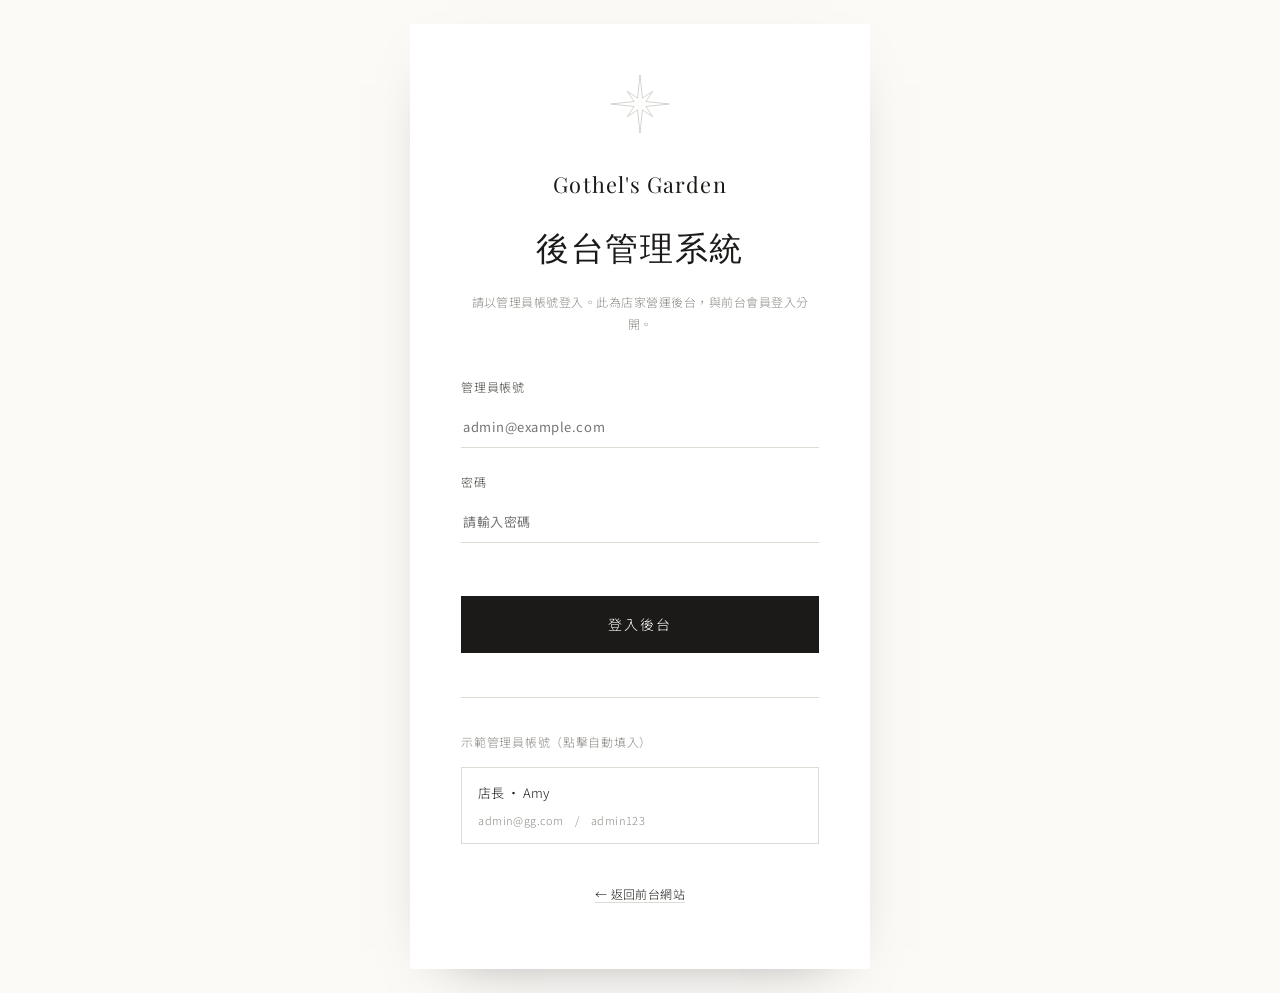
<file: admin-login.html>
<!DOCTYPE html>
<html lang="zh-Hant">
<head>
<meta charset="utf-8">
<meta name="viewport" content="width=device-width, initial-scale=1">
<title>後台登入｜Gothel's Garden</title>
<meta name="robots" content="noindex">
<meta name="theme-color" content="#ffffff">
<link rel="preconnect" href="https://fonts.googleapis.com">
<link rel="preconnect" href="https://fonts.gstatic.com" crossorigin>
<link rel="stylesheet"
      href="https://fonts.googleapis.com/css2?family=Playfair+Display:wght@400;500;600&family=Noto+Sans+TC:wght@300;400;500;700&display=swap"
      media="print" onload="this.media='all'">
<noscript><link rel="stylesheet" href="https://fonts.googleapis.com/css2?family=Playfair+Display:wght@400;500;600&family=Noto+Sans+TC:wght@300;400;500;700&display=swap"></noscript>
<link rel="stylesheet" href="assets/css/style.css">
</head>
<body>

<svg class="svg-defs" aria-hidden="true" focusable="false"><defs>
  <polygon id="star8" points="50,0 54.21,39.84 71.92,28.08 60.16,45.79 100,50 60.16,54.21 71.92,71.92 54.21,60.16 50,100 45.79,60.16 28.08,71.92 39.84,54.21 0,50 39.84,45.79 28.08,28.08 45.79,39.84"/>
</defs></svg>

<div class="admin-login">
  <div class="auth">
    <svg class="star" viewBox="0 0 100 100" aria-hidden="true"><use href="#star8"/></svg>
    <p class="admin-login__brand">Gothel's Garden</p>
    <h1 class="auth__title">後台管理系統</h1>
    <p class="auth__sub">請以管理員帳號登入。此為店家營運後台，與前台會員登入分開。</p>

    <form class="auth__form" id="adminLoginForm" novalidate>
      <div class="field">
        <label for="email">管理員帳號</label>
        <input id="email" name="email" type="email" autocomplete="username" placeholder="admin@example.com" required>
      </div>
      <div class="field">
        <label for="password">密碼</label>
        <input id="password" name="password" type="password" autocomplete="current-password" placeholder="請輸入密碼" required>
      </div>
      <p class="auth__err" id="loginErr" role="alert"></p>
      <button class="btn btn--primary btn--full" type="submit">登入後台</button>
    </form>

    <div class="auth__demo">
      <p class="auth__demo-title">示範管理員帳號（點擊自動填入）</p>
      <div class="auth__demo-list">
        <button class="auth__demo-item" type="button" id="demoFill">
          <span class="auth__demo-label">店長 · Amy</span>
          <span class="auth__demo-cred">admin@gg.com　/　admin123</span>
        </button>
      </div>
    </div>

    <p class="auth__foot"><a href="index.html">← 返回前台網站</a></p>
  </div>
</div>

<div class="toast" id="toast" role="status" aria-live="polite"></div>

<script src="assets/js/store.js"></script>
<script src="assets/js/admin-store.js"></script>
<script src="assets/js/admin-login.js"></script>
</body>
</html>
</file>
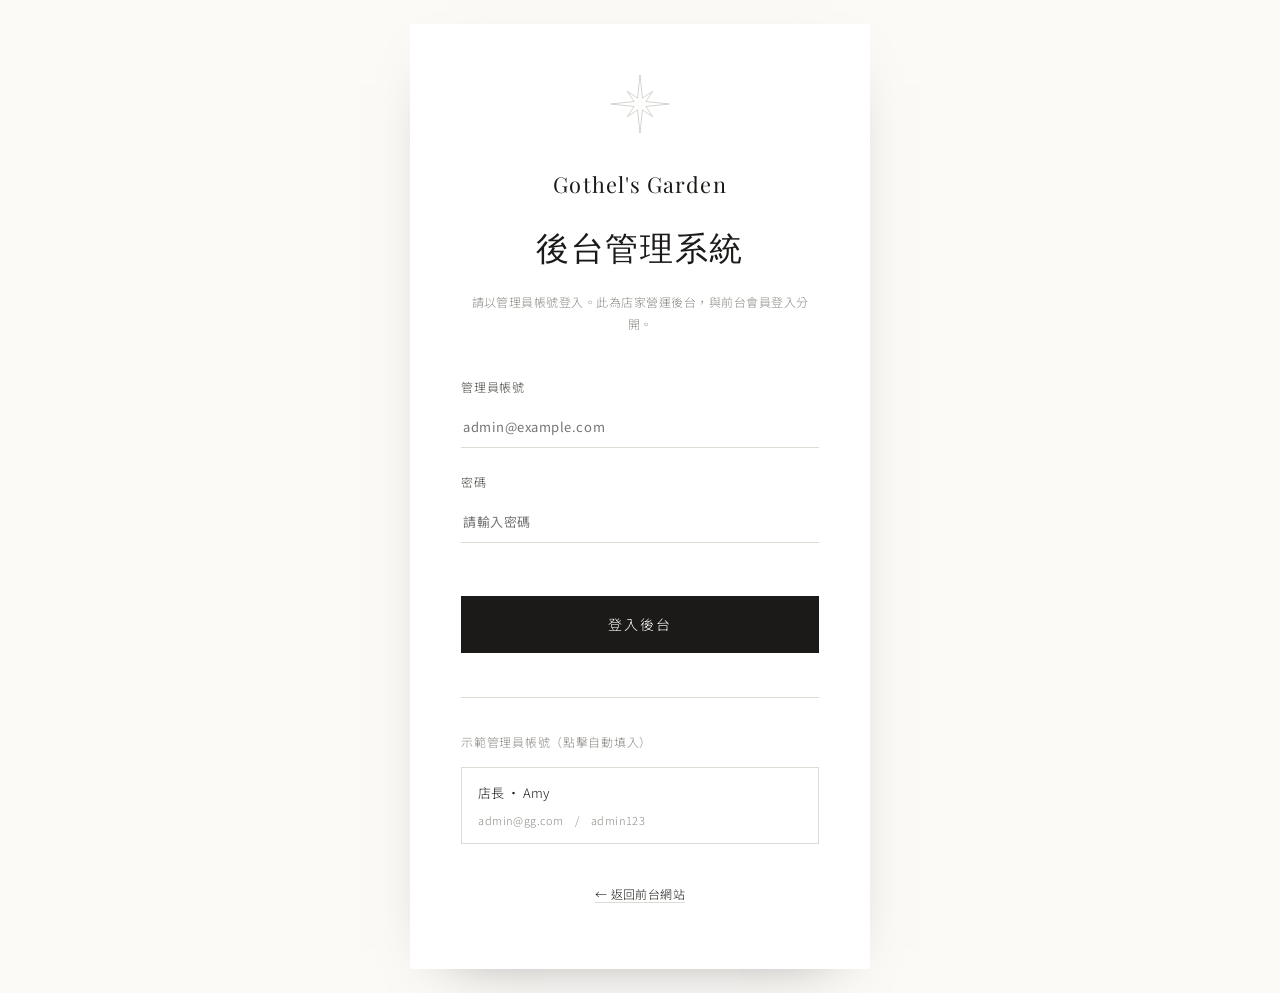
<file: admin.html>
<!DOCTYPE html>
<html lang="zh-Hant">
<head>
<meta charset="utf-8">
<meta name="viewport" content="width=device-width, initial-scale=1">
<title>後台管理｜Gothel's Garden</title>
<meta name="robots" content="noindex">
<meta name="theme-color" content="#ffffff">
<link rel="preconnect" href="https://fonts.googleapis.com">
<link rel="preconnect" href="https://fonts.gstatic.com" crossorigin>
<link rel="stylesheet"
      href="https://fonts.googleapis.com/css2?family=Playfair+Display:wght@400;500;600&family=Noto+Sans+TC:wght@300;400;500;700&display=swap"
      media="print" onload="this.media='all'">
<noscript><link rel="stylesheet" href="https://fonts.googleapis.com/css2?family=Playfair+Display:wght@400;500;600&family=Noto+Sans+TC:wght@300;400;500;700&display=swap"></noscript>
<link rel="stylesheet" href="assets/css/style.css">
</head>
<body class="admin-body">

<div class="admin">
  <aside class="admin-side" id="adminSide">
    <a class="admin-side__brand" href="admin.html">
      <span class="admin-side__logo">Gothel's Garden</span>
      <span class="admin-side__tag">後台管理系統</span>
    </a>
    <nav class="admin-nav" id="adminNav" aria-label="後台功能"></nav>
    <div class="admin-side__foot">
      <div class="admin-user" id="adminUser"></div>
      <button class="btn btn--line btn--full" type="button" id="logoutBtn">登出</button>
      <a class="admin-side__site" href="index.html">前往前台網站 →</a>
    </div>
  </aside>

  <main class="admin-main">
    <header class="admin-top">
      <button class="admin-burger" id="adminBurger" aria-label="開啟選單">☰</button>
      <h1 class="admin-top__title" id="adminTitle">儀表板</h1>
    </header>
    <div class="admin-content" id="adminContent"></div>
  </main>
</div>

<!-- 新增／編輯商品 Modal -->
<div class="admin-modal" id="modal" hidden>
  <div class="admin-modal__backdrop" data-close></div>
  <div class="admin-modal__box" role="dialog" aria-modal="true" aria-labelledby="modalTitle">
    <h2 class="admin-modal__title" id="modalTitle">新增商品</h2>
    <form id="productForm" class="admin-form">
      <div class="form-grid">
        <div class="field field--full"><label for="pName">商品名稱</label><input id="pName" required></div>
        <div class="field"><label for="pPrice">價格</label><input id="pPrice" type="number" min="0" required></div>
        <div class="field"><label for="pStock">庫存</label><input id="pStock" type="number" min="0" required></div>
        <div class="field"><label for="pCat">分類</label>
          <select id="pCat"><option>麵包</option><option>西點</option><option>訂閱</option></select></div>
        <div class="field"><label for="pUnit">單位</label><input id="pUnit" placeholder="每入"></div>
        <div class="field"><label for="pImg">圖片</label>
          <select id="pImg">
            <option value="p-03">原味貝果</option><option value="p-04">酸種麵包</option>
            <option value="p-05">奶油甜點</option><option value="p-06">黑芝麻餐包</option>
            <option value="p-07">生吐司</option><option value="p-08">甜甜圈</option>
            <option value="p-09">厚片吐司</option><option value="p-10">雜糧麵包</option>
            <option value="p-01">可頌</option>
          </select></div>
        <div class="field field--full"><label for="pDesc">商品描述</label><textarea id="pDesc" rows="2"></textarea></div>
      </div>
      <div class="admin-modal__actions">
        <button class="btn btn--line" type="button" data-close>取消</button>
        <button class="btn btn--primary" type="submit" id="modalSave">儲存</button>
      </div>
    </form>
  </div>
</div>

<div class="toast" id="toast" role="status" aria-live="polite"></div>

<script src="assets/js/store.js"></script>
<script src="assets/js/admin-store.js"></script>
<script src="assets/js/admin.js"></script>
</body>
</html>
</file>
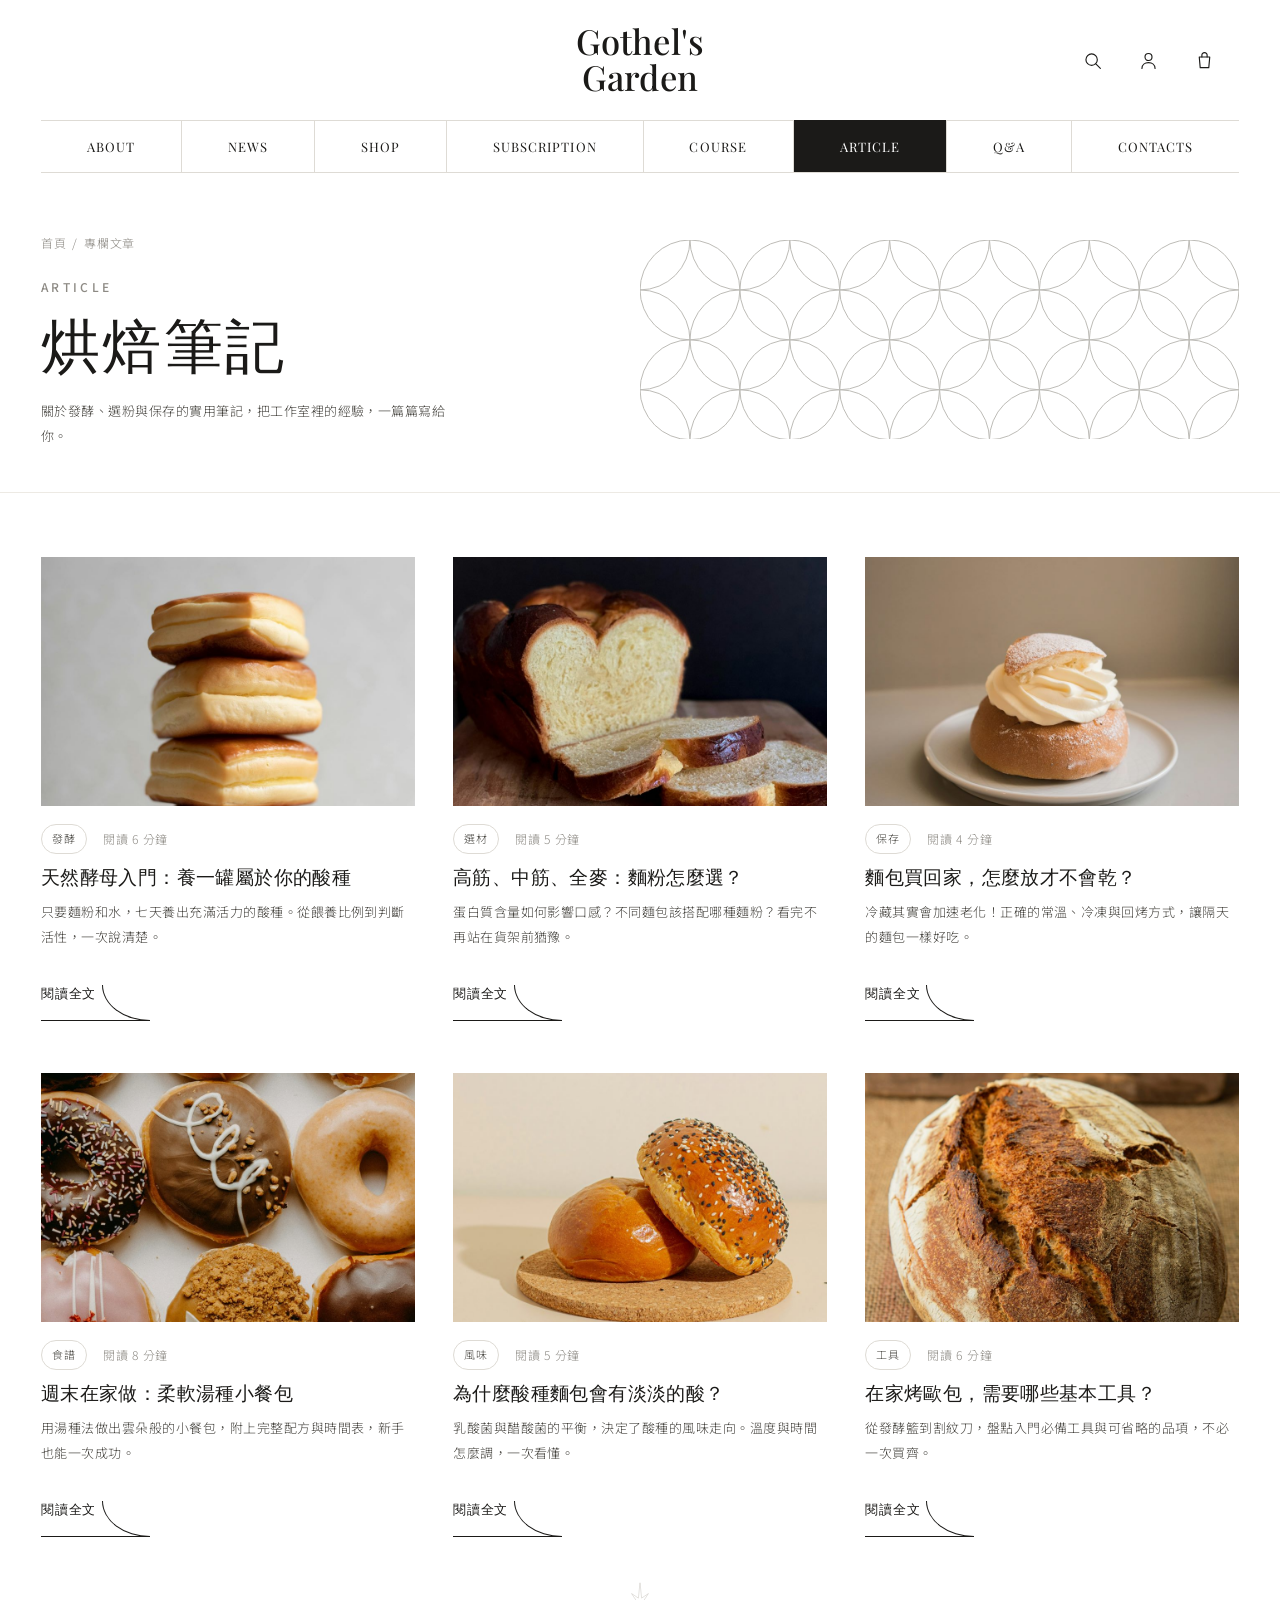
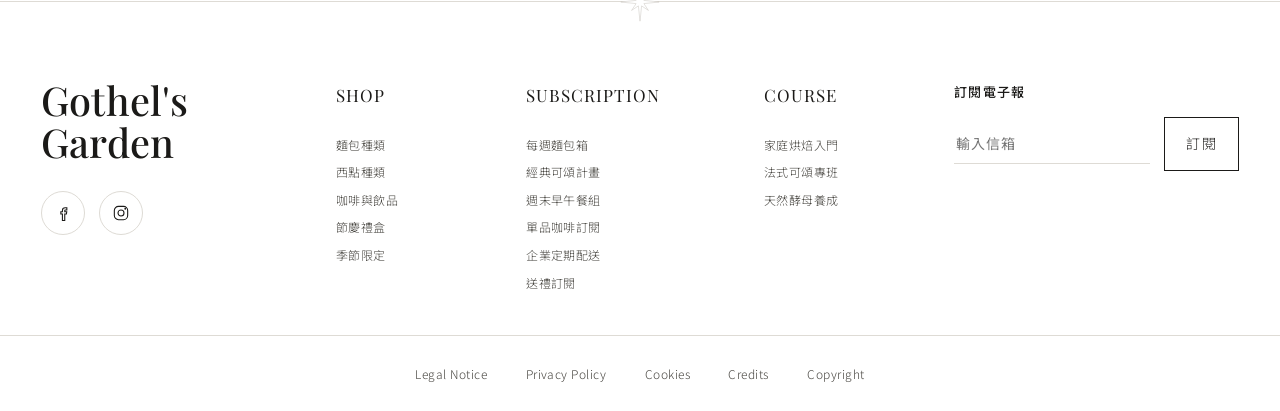
<file: article.html>
<!DOCTYPE html>
<html lang="zh-Hant" class="js anim-in">
<head>
<meta charset="utf-8">
<meta name="viewport" content="width=device-width, initial-scale=1">
<title>專欄文章 ARTICLE｜Gothel's Garden</title>
<meta name="description" content="Gothel's Garden 烘焙專欄：天然發酵、選粉、保存與食譜筆記。">
<meta name="theme-color" content="#ffffff">
<link rel="preconnect" href="https://fonts.googleapis.com">
<link rel="preconnect" href="https://fonts.gstatic.com" crossorigin>
<link rel="stylesheet"
      href="https://fonts.googleapis.com/css2?family=Playfair+Display:wght@400;500;600&family=Noto+Sans+TC:wght@300;400;500;700&display=swap"
      media="print" onload="this.media='all'">
<noscript><link rel="stylesheet" href="https://fonts.googleapis.com/css2?family=Playfair+Display:wght@400;500;600&family=Noto+Sans+TC:wght@300;400;500;700&display=swap"></noscript>
<link rel="stylesheet" href="assets/css/style.css">
</head>
<body>

<a class="skip-link" href="#main">跳至主要內容</a>

<svg class="svg-defs" aria-hidden="true" focusable="false"><defs>
  <polygon id="star8" points="50,0 54.21,39.84 71.92,28.08 60.16,45.79 100,50 60.16,54.21 71.92,71.92 54.21,60.16 50,100 45.79,60.16 28.08,71.92 39.84,54.21 0,50 39.84,45.79 28.08,28.08 45.79,39.84"/>
  <polygon id="star4" points="50,0 58.49,41.51 100,50 58.49,58.49 50,100 41.51,58.49 0,50 41.51,41.51"/>
</defs></svg>

<header class="site-header" id="siteHeader">
  <div class="header-bar"><div class="shell">
    <button class="nav-toggle" id="navToggle" aria-label="開啟選單" aria-expanded="false" aria-controls="mainNav"><span></span><span></span><span></span></button>
    <a class="brand" href="index.html" aria-label="Gothel's Garden 首頁"><span>Gothel's</span><span>Garden</span></a>
    <div class="header-tools">
      <button class="icon-btn" id="searchToggle" aria-label="搜尋" aria-expanded="false" aria-controls="searchPanel"><svg viewBox="0 0 24 24" aria-hidden="true"><circle cx="11" cy="11" r="6.5"/><line x1="15.8" y1="15.8" x2="21" y2="21"/></svg></button>
      <a class="icon-btn" href="member.html" aria-label="會員中心"><svg viewBox="0 0 24 24" aria-hidden="true"><circle cx="12" cy="8" r="4"/><path d="M4.5 21c0-4.2 3.4-6.6 7.5-6.6s7.5 2.4 7.5 6.6"/></svg></a>
      <a class="icon-btn icon-btn--cart" href="cart.html" aria-label="購物車"><svg viewBox="0 0 24 24" aria-hidden="true"><path d="M6 8h12l-1.1 12.2H7.1z"/><path d="M9 8V6.2A3 3 0 0 1 12 3a3 3 0 0 1 3 3.2V8"/></svg><span class="cart-count" id="cartCount" hidden>0</span></a>
    </div>
  </div></div>
  <div class="search-panel" id="searchPanel" hidden>
    <form class="shell search-form" role="search" onsubmit="return false">
      <input type="search" id="searchInput" placeholder="搜尋麵包、課程或文章…" aria-label="搜尋網站">
      <button type="submit" class="btn-line">搜尋</button>
    </form>
  </div>
  <nav class="main-nav" id="mainNav" aria-label="主要導覽">
    <ul class="shell">
      <li><a href="about.html">ABOUT</a></li><li class="nav-sep" aria-hidden="true"></li>
      <li><a href="news.html">NEWS</a></li><li class="nav-sep" aria-hidden="true"></li>
      <li><a href="shop.html">SHOP</a></li><li class="nav-sep" aria-hidden="true"></li>
      <li><a href="subscription.html">SUBSCRIPTION</a></li><li class="nav-sep" aria-hidden="true"></li>
      <li><a href="course.html">COURSE</a></li><li class="nav-sep" aria-hidden="true"></li>
      <li><a href="article.html" aria-current="page">ARTICLE</a></li><li class="nav-sep" aria-hidden="true"></li>
      <li><a href="qa.html">Q&amp;A</a></li><li class="nav-sep" aria-hidden="true"></li>
      <li><a href="contacts.html">CONTACTS</a></li>
    </ul>
  </nav>
</header>
<div class="header-spacer" aria-hidden="true"></div>

<main id="main">
  <section class="page-head">
    <div class="shell page-head__inner">
      <div class="page-head__text">
      <p class="page-head__crumb"><a href="index.html">首頁</a><span>/</span>專欄文章</p>
      <p class="page-head__kicker">Article</p>
      <h1 class="page-head__title">烘焙筆記</h1>
      <p class="page-head__lead">關於發酵、選粉與保存的實用筆記，把工作室裡的經驗，一篇篇寫給你。</p></div>
      <div class="deco-lattice" data-deco aria-hidden="true">
      <svg class="deco-lattice__svg" viewBox="0 0 312 104" fill="none" preserveAspectRatio="xMidYMid meet" aria-hidden="true" focusable="false">
        <g class="deco-lattice__grid">
        <path class="deco-star" pathLength="1" vector-effect="non-scaling-stroke" style="--d:250ms" d="M -26 0 a 26 26 0 1 0 52 0 a 26 26 0 1 0 -52 0 Z"/>
        <path class="deco-star" pathLength="1" vector-effect="non-scaling-stroke" style="--d:420ms" d="M 26 0 a 26 26 0 1 0 52 0 a 26 26 0 1 0 -52 0 Z"/>
        <path class="deco-star" pathLength="1" vector-effect="non-scaling-stroke" style="--d:590ms" d="M 78 0 a 26 26 0 1 0 52 0 a 26 26 0 1 0 -52 0 Z"/>
        <path class="deco-star" pathLength="1" vector-effect="non-scaling-stroke" style="--d:760ms" d="M 130 0 a 26 26 0 1 0 52 0 a 26 26 0 1 0 -52 0 Z"/>
        <path class="deco-star" pathLength="1" vector-effect="non-scaling-stroke" style="--d:930ms" d="M 182 0 a 26 26 0 1 0 52 0 a 26 26 0 1 0 -52 0 Z"/>
        <path class="deco-star" pathLength="1" vector-effect="non-scaling-stroke" style="--d:1100ms" d="M 234 0 a 26 26 0 1 0 52 0 a 26 26 0 1 0 -52 0 Z"/>
        <path class="deco-star" pathLength="1" vector-effect="non-scaling-stroke" style="--d:1270ms" d="M 286 0 a 26 26 0 1 0 52 0 a 26 26 0 1 0 -52 0 Z"/>
        <path class="deco-star" pathLength="1" vector-effect="non-scaling-stroke" style="--d:435ms" d="M 0 26 a 26 26 0 1 0 52 0 a 26 26 0 1 0 -52 0 Z"/>
        <path class="deco-star" pathLength="1" vector-effect="non-scaling-stroke" style="--d:605ms" d="M 52 26 a 26 26 0 1 0 52 0 a 26 26 0 1 0 -52 0 Z"/>
        <path class="deco-star" pathLength="1" vector-effect="non-scaling-stroke" style="--d:775ms" d="M 104 26 a 26 26 0 1 0 52 0 a 26 26 0 1 0 -52 0 Z"/>
        <path class="deco-star" pathLength="1" vector-effect="non-scaling-stroke" style="--d:945ms" d="M 156 26 a 26 26 0 1 0 52 0 a 26 26 0 1 0 -52 0 Z"/>
        <path class="deco-star" pathLength="1" vector-effect="non-scaling-stroke" style="--d:1115ms" d="M 208 26 a 26 26 0 1 0 52 0 a 26 26 0 1 0 -52 0 Z"/>
        <path class="deco-star" pathLength="1" vector-effect="non-scaling-stroke" style="--d:1285ms" d="M 260 26 a 26 26 0 1 0 52 0 a 26 26 0 1 0 -52 0 Z"/>
        <path class="deco-star" pathLength="1" vector-effect="non-scaling-stroke" style="--d:450ms" d="M -26 52 a 26 26 0 1 0 52 0 a 26 26 0 1 0 -52 0 Z"/>
        <path class="deco-star" pathLength="1" vector-effect="non-scaling-stroke" style="--d:620ms" d="M 26 52 a 26 26 0 1 0 52 0 a 26 26 0 1 0 -52 0 Z"/>
        <path class="deco-star" pathLength="1" vector-effect="non-scaling-stroke" style="--d:790ms" d="M 78 52 a 26 26 0 1 0 52 0 a 26 26 0 1 0 -52 0 Z"/>
        <path class="deco-star" pathLength="1" vector-effect="non-scaling-stroke" style="--d:960ms" d="M 130 52 a 26 26 0 1 0 52 0 a 26 26 0 1 0 -52 0 Z"/>
        <path class="deco-star" pathLength="1" vector-effect="non-scaling-stroke" style="--d:1130ms" d="M 182 52 a 26 26 0 1 0 52 0 a 26 26 0 1 0 -52 0 Z"/>
        <path class="deco-star" pathLength="1" vector-effect="non-scaling-stroke" style="--d:1300ms" d="M 234 52 a 26 26 0 1 0 52 0 a 26 26 0 1 0 -52 0 Z"/>
        <path class="deco-star" pathLength="1" vector-effect="non-scaling-stroke" style="--d:1470ms" d="M 286 52 a 26 26 0 1 0 52 0 a 26 26 0 1 0 -52 0 Z"/>
        <path class="deco-star" pathLength="1" vector-effect="non-scaling-stroke" style="--d:635ms" d="M 0 78 a 26 26 0 1 0 52 0 a 26 26 0 1 0 -52 0 Z"/>
        <path class="deco-star" pathLength="1" vector-effect="non-scaling-stroke" style="--d:805ms" d="M 52 78 a 26 26 0 1 0 52 0 a 26 26 0 1 0 -52 0 Z"/>
        <path class="deco-star" pathLength="1" vector-effect="non-scaling-stroke" style="--d:975ms" d="M 104 78 a 26 26 0 1 0 52 0 a 26 26 0 1 0 -52 0 Z"/>
        <path class="deco-star" pathLength="1" vector-effect="non-scaling-stroke" style="--d:1145ms" d="M 156 78 a 26 26 0 1 0 52 0 a 26 26 0 1 0 -52 0 Z"/>
        <path class="deco-star" pathLength="1" vector-effect="non-scaling-stroke" style="--d:1315ms" d="M 208 78 a 26 26 0 1 0 52 0 a 26 26 0 1 0 -52 0 Z"/>
        <path class="deco-star" pathLength="1" vector-effect="non-scaling-stroke" style="--d:1485ms" d="M 260 78 a 26 26 0 1 0 52 0 a 26 26 0 1 0 -52 0 Z"/>
        <path class="deco-star" pathLength="1" vector-effect="non-scaling-stroke" style="--d:650ms" d="M -26 104 a 26 26 0 1 0 52 0 a 26 26 0 1 0 -52 0 Z"/>
        <path class="deco-star" pathLength="1" vector-effect="non-scaling-stroke" style="--d:820ms" d="M 26 104 a 26 26 0 1 0 52 0 a 26 26 0 1 0 -52 0 Z"/>
        <path class="deco-star" pathLength="1" vector-effect="non-scaling-stroke" style="--d:990ms" d="M 78 104 a 26 26 0 1 0 52 0 a 26 26 0 1 0 -52 0 Z"/>
        <path class="deco-star" pathLength="1" vector-effect="non-scaling-stroke" style="--d:1160ms" d="M 130 104 a 26 26 0 1 0 52 0 a 26 26 0 1 0 -52 0 Z"/>
        <path class="deco-star" pathLength="1" vector-effect="non-scaling-stroke" style="--d:1330ms" d="M 182 104 a 26 26 0 1 0 52 0 a 26 26 0 1 0 -52 0 Z"/>
        <path class="deco-star" pathLength="1" vector-effect="non-scaling-stroke" style="--d:1500ms" d="M 234 104 a 26 26 0 1 0 52 0 a 26 26 0 1 0 -52 0 Z"/>
        <path class="deco-star" pathLength="1" vector-effect="non-scaling-stroke" style="--d:1670ms" d="M 286 104 a 26 26 0 1 0 52 0 a 26 26 0 1 0 -52 0 Z"/>
        </g>
      </svg>
    </div>
    </div>
  </section>

  <section class="page-section">
    <div class="shell">
      <div class="tile-grid">
        <article class="tile reveal">
          <div class="tile__media"><img src="assets/img/p-03.jpg" alt="原味貝果" width="900" height="600" loading="lazy"></div>
          <div class="tile__meta"><span class="tag">發酵</span><span class="meta">閱讀 6 分鐘</span></div>
          <h2 class="tile__title">天然酵母入門：養一罐屬於你的酸種</h2>
          <p class="tile__desc">只要麵粉和水，七天養出充滿活力的酸種。從餵養比例到判斷活性，一次說清楚。</p>
          <div class="tile__foot"><a class="link-curve link-curve--sm" href="#">閱讀全文</a></div>
        </article>
        <article class="tile reveal">
          <div class="tile__media"><img src="assets/img/p-07.jpg" alt="北海道生吐司" width="900" height="600" loading="lazy"></div>
          <div class="tile__meta"><span class="tag">選材</span><span class="meta">閱讀 5 分鐘</span></div>
          <h2 class="tile__title">高筋、中筋、全麥：麵粉怎麼選？</h2>
          <p class="tile__desc">蛋白質含量如何影響口感？不同麵包該搭配哪種麵粉？看完不再站在貨架前猶豫。</p>
          <div class="tile__foot"><a class="link-curve link-curve--sm" href="#">閱讀全文</a></div>
        </article>
        <article class="tile reveal">
          <div class="tile__media"><img src="assets/img/p-05.jpg" alt="早午餐組合" width="900" height="600" loading="lazy"></div>
          <div class="tile__meta"><span class="tag">保存</span><span class="meta">閱讀 4 分鐘</span></div>
          <h2 class="tile__title">麵包買回家，怎麼放才不會乾？</h2>
          <p class="tile__desc">冷藏其實會加速老化！正確的常溫、冷凍與回烤方式，讓隔天的麵包一樣好吃。</p>
          <div class="tile__foot"><a class="link-curve link-curve--sm" href="#">閱讀全文</a></div>
        </article>
        <article class="tile reveal">
          <div class="tile__media"><img src="assets/img/p-08.jpg" alt="綜合甜甜圈" width="900" height="600" loading="lazy"></div>
          <div class="tile__meta"><span class="tag">食譜</span><span class="meta">閱讀 8 分鐘</span></div>
          <h2 class="tile__title">週末在家做：柔軟湯種小餐包</h2>
          <p class="tile__desc">用湯種法做出雲朵般的小餐包，附上完整配方與時間表，新手也能一次成功。</p>
          <div class="tile__foot"><a class="link-curve link-curve--sm" href="#">閱讀全文</a></div>
        </article>
        <article class="tile reveal">
          <div class="tile__media"><img src="assets/img/p-06.jpg" alt="黑芝麻餐包" width="900" height="600" loading="lazy"></div>
          <div class="tile__meta"><span class="tag">風味</span><span class="meta">閱讀 5 分鐘</span></div>
          <h2 class="tile__title">為什麼酸種麵包會有淡淡的酸？</h2>
          <p class="tile__desc">乳酸菌與醋酸菌的平衡，決定了酸種的風味走向。溫度與時間怎麼調，一次看懂。</p>
          <div class="tile__foot"><a class="link-curve link-curve--sm" href="#">閱讀全文</a></div>
        </article>
        <article class="tile reveal">
          <div class="tile__media"><img src="assets/img/p-04.jpg" alt="鄉村酸種麵包" width="900" height="600" loading="lazy"></div>
          <div class="tile__meta"><span class="tag">工具</span><span class="meta">閱讀 6 分鐘</span></div>
          <h2 class="tile__title">在家烤歐包，需要哪些基本工具？</h2>
          <p class="tile__desc">從發酵籃到割紋刀，盤點入門必備工具與可省略的品項，不必一次買齊。</p>
          <div class="tile__foot"><a class="link-curve link-curve--sm" href="#">閱讀全文</a></div>
        </article>
      </div>
    </div>
  </section>
</main>

<footer class="site-footer">
  <div class="divider divider--footer" aria-hidden="true"><svg class="star star--divider" viewBox="0 0 100 100"><use href="#star8"/></svg></div>
  <div class="shell footer__grid">
    <div class="footer__brand">
      <p class="brand brand--footer"><span>Gothel's</span><span>Garden</span></p>
      <div class="socials">
        <a href="#" aria-label="Facebook"><svg viewBox="0 0 24 24" aria-hidden="true"><path d="M14.6 8.4h2V5.6h-2c-2 0-3.3 1.3-3.3 3.3v1.5H9.4v2.8h1.9V21h2.8v-7.8h2l.4-2.8h-2.4V9.2c0-.5.2-.8.5-.8z"/></svg></a>
        <a href="#" aria-label="Instagram"><svg viewBox="0 0 24 24" aria-hidden="true"><rect x="4" y="4" width="16" height="16" rx="5"/><circle cx="12" cy="12" r="3.6"/><circle cx="17.1" cy="6.9" r="1.1" fill="currentColor" stroke="none"/></svg></a>
      </div>
    </div>
    <nav class="footer__col"><h3>SHOP</h3><ul>
      <li><a href="shop.html">麵包種類</a></li><li><a href="shop.html">西點種類</a></li>
      <li><a href="shop.html">咖啡與飲品</a></li><li><a href="shop.html">節慶禮盒</a></li><li><a href="shop.html">季節限定</a></li>
    </ul></nav>
    <nav class="footer__col"><h3>SUBSCRIPTION</h3><ul>
      <li><a href="subscription.html">每週麵包箱</a></li><li><a href="subscription.html">經典可頌計畫</a></li>
      <li><a href="subscription.html">週末早午餐組</a></li><li><a href="subscription.html">單品咖啡訂閱</a></li>
      <li><a href="subscription.html">企業定期配送</a></li><li><a href="subscription.html">送禮訂閱</a></li>
    </ul></nav>
    <nav class="footer__col"><h3>COURSE</h3><ul>
      <li><a href="course.html">家庭烘焙入門</a></li><li><a href="course.html">法式可頌專班</a></li><li><a href="course.html">天然酵母養成</a></li>
    </ul></nav>
    <div class="footer__news">
      <h3>訂閱電子報</h3>
      <form class="news-form" id="newsForm" novalidate>
        <label class="sr-only" for="newsEmail">電子信箱</label>
        <input type="email" id="newsEmail" name="email" placeholder="輸入信箱" autocomplete="email" required>
        <button type="submit" class="btn-line">訂閱</button>
      </form>
      <p class="news-msg" id="newsMsg" role="status" aria-live="polite"></p>
    </div>
  </div>
  <div class="footer__bottom"><ul class="shell">
    <li><a href="#">Legal Notice</a></li><li><a href="#">Privacy Policy</a></li><li><a href="#">Cookies</a></li><li><a href="#">Credits</a></li><li><a href="#">Copyright</a></li>
  </ul></div>
</footer>

<div class="toast" id="toast" role="status" aria-live="polite"></div>

<script src="assets/js/store.js"></script>
<script src="assets/js/site.js"></script>
<script src="assets/js/deco.js"></script>
</body>
</html>
</file>
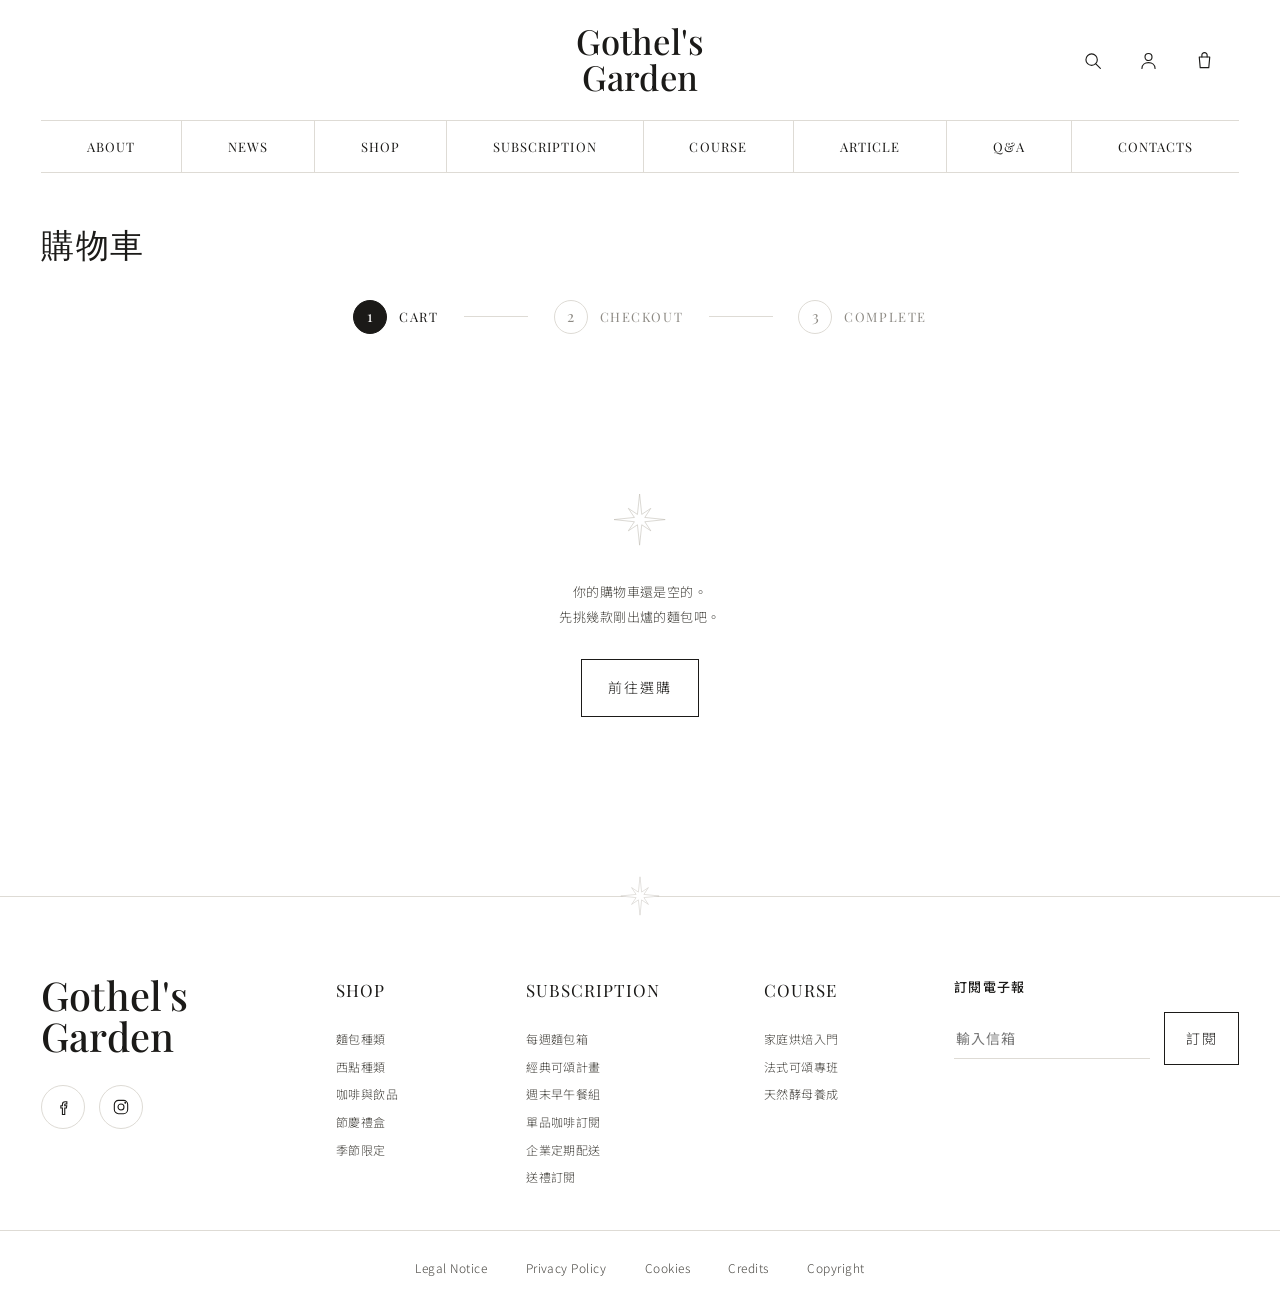
<file: cart.html>
<!DOCTYPE html>
<html lang="zh-Hant" class="js anim-in">
<head>
<meta charset="utf-8">
<meta name="viewport" content="width=device-width, initial-scale=1">
<title>購物車｜Gothel's Garden</title>
<meta name="description" content="Gothel's Garden 購物車。">
<meta name="theme-color" content="#ffffff">
<link rel="preconnect" href="https://fonts.googleapis.com">
<link rel="preconnect" href="https://fonts.gstatic.com" crossorigin>
<link rel="stylesheet"
      href="https://fonts.googleapis.com/css2?family=Playfair+Display:wght@400;500;600&family=Noto+Sans+TC:wght@300;400;500;700&display=swap"
      media="print" onload="this.media='all'">
<noscript><link rel="stylesheet" href="https://fonts.googleapis.com/css2?family=Playfair+Display:wght@400;500;600&family=Noto+Sans+TC:wght@300;400;500;700&display=swap"></noscript>
<link rel="stylesheet" href="assets/css/style.css">
</head>
<body>

<a class="skip-link" href="#main">跳至主要內容</a>

<svg class="svg-defs" aria-hidden="true" focusable="false"><defs>
  <polygon id="star8" points="50,0 54.21,39.84 71.92,28.08 60.16,45.79 100,50 60.16,54.21 71.92,71.92 54.21,60.16 50,100 45.79,60.16 28.08,71.92 39.84,54.21 0,50 39.84,45.79 28.08,28.08 45.79,39.84"/>
  <polygon id="star4" points="50,0 58.49,41.51 100,50 58.49,58.49 50,100 41.51,58.49 0,50 41.51,41.51"/>
</defs></svg>

<header class="site-header" id="siteHeader">
  <div class="header-bar"><div class="shell">
    <button class="nav-toggle" id="navToggle" aria-label="開啟選單" aria-expanded="false" aria-controls="mainNav"><span></span><span></span><span></span></button>
    <a class="brand" href="index.html" aria-label="Gothel's Garden 首頁"><span>Gothel's</span><span>Garden</span></a>
    <div class="header-tools">
      <button class="icon-btn" id="searchToggle" aria-label="搜尋" aria-expanded="false" aria-controls="searchPanel"><svg viewBox="0 0 24 24" aria-hidden="true"><circle cx="11" cy="11" r="6.5"/><line x1="15.8" y1="15.8" x2="21" y2="21"/></svg></button>
      <a class="icon-btn" href="member.html" aria-label="會員中心"><svg viewBox="0 0 24 24" aria-hidden="true"><circle cx="12" cy="8" r="4"/><path d="M4.5 21c0-4.2 3.4-6.6 7.5-6.6s7.5 2.4 7.5 6.6"/></svg></a>
      <a class="icon-btn icon-btn--cart" href="cart.html" aria-label="購物車"><svg viewBox="0 0 24 24" aria-hidden="true"><path d="M6 8h12l-1.1 12.2H7.1z"/><path d="M9 8V6.2A3 3 0 0 1 12 3a3 3 0 0 1 3 3.2V8"/></svg><span class="cart-count" id="cartCount" hidden>0</span></a>
    </div>
  </div></div>
  <div class="search-panel" id="searchPanel" hidden>
    <form class="shell search-form" role="search" onsubmit="return false">
      <input type="search" id="searchInput" placeholder="搜尋麵包、課程或文章…" aria-label="搜尋網站">
      <button type="submit" class="btn-line">搜尋</button>
    </form>
  </div>
  <nav class="main-nav" id="mainNav" aria-label="主要導覽">
    <ul class="shell">
      <li><a href="about.html">ABOUT</a></li><li class="nav-sep" aria-hidden="true"></li>
      <li><a href="news.html">NEWS</a></li><li class="nav-sep" aria-hidden="true"></li>
      <li><a href="shop.html">SHOP</a></li><li class="nav-sep" aria-hidden="true"></li>
      <li><a href="subscription.html">SUBSCRIPTION</a></li><li class="nav-sep" aria-hidden="true"></li>
      <li><a href="course.html">COURSE</a></li><li class="nav-sep" aria-hidden="true"></li>
      <li><a href="article.html">ARTICLE</a></li><li class="nav-sep" aria-hidden="true"></li>
      <li><a href="qa.html">Q&amp;A</a></li><li class="nav-sep" aria-hidden="true"></li>
      <li><a href="contacts.html">CONTACTS</a></li>
    </ul>
  </nav>
</header>
<div class="header-spacer" aria-hidden="true"></div>

<main id="main">
  <section class="flow">
    <div class="shell">
      <h1 class="flow__title">購物車</h1>

      <ol class="stepper" aria-label="購買流程">
        <li><span class="step step--current"><span class="step__no">1</span><span class="step__label">CART</span></span></li>
        <li aria-hidden="true"><span class="stepper__line"></span></li>
        <li><span class="step"><span class="step__no">2</span><span class="step__label">CHECKOUT</span></span></li>
        <li aria-hidden="true"><span class="stepper__line"></span></li>
        <li><span class="step"><span class="step__no">3</span><span class="step__label">COMPLETE</span></span></li>
      </ol>

      <!-- 有商品時 -->
      <div class="cart-layout" id="cartLayout" hidden>
        <ul class="cart-list" id="cartList"></ul>
        <aside class="summary" aria-label="訂單摘要">
          <h2>訂單摘要</h2>
          <div class="summary__row"><span>小計</span><span id="sumSubtotal">$0</span></div>
          <div class="summary__row"><span>運費</span><span id="sumShipping">$0</span></div>
          <p class="summary__hint" id="sumHint"></p>
          <dl class="summary__total"><dt>應付總計</dt><dd id="sumTotal">$0</dd></dl>
          <a class="btn btn--primary btn--full" href="checkout.html" id="toCheckout">前往結帳</a>
          <a class="summary__back" href="shop.html">繼續購物</a>
        </aside>
      </div>

      <!-- 空車 -->
      <div class="cart-empty" id="cartEmpty" hidden>
        <svg class="star" viewBox="0 0 100 100" aria-hidden="true"><use href="#star8"/></svg>
        <p>你的購物車還是空的。<br>先挑幾款剛出爐的麵包吧。</p>
        <a class="btn btn--line" href="shop.html">前往選購</a>
      </div>
    </div>
  </section>
</main>

<footer class="site-footer" id="contacts">
  <div class="divider divider--footer" aria-hidden="true"><svg class="star star--divider" viewBox="0 0 100 100"><use href="#star8"/></svg></div>
  <div class="shell footer__grid">
    <div class="footer__brand">
      <p class="brand brand--footer"><span>Gothel's</span><span>Garden</span></p>
      <div class="socials">
        <a href="#" aria-label="Facebook"><svg viewBox="0 0 24 24" aria-hidden="true"><path d="M14.6 8.4h2V5.6h-2c-2 0-3.3 1.3-3.3 3.3v1.5H9.4v2.8h1.9V21h2.8v-7.8h2l.4-2.8h-2.4V9.2c0-.5.2-.8.5-.8z"/></svg></a>
        <a href="#" aria-label="Instagram"><svg viewBox="0 0 24 24" aria-hidden="true"><rect x="4" y="4" width="16" height="16" rx="5"/><circle cx="12" cy="12" r="3.6"/><circle cx="17.1" cy="6.9" r="1.1" fill="currentColor" stroke="none"/></svg></a>
      </div>
    </div>
    <nav class="footer__col"><h3>SHOP</h3><ul>
      <li><a href="shop.html">麵包種類</a></li><li><a href="shop.html">西點種類</a></li>
      <li><a href="shop.html">咖啡與飲品</a></li><li><a href="shop.html">節慶禮盒</a></li><li><a href="shop.html">季節限定</a></li>
    </ul></nav>
    <nav class="footer__col"><h3>SUBSCRIPTION</h3><ul>
      <li><a href="subscription.html">每週麵包箱</a></li><li><a href="subscription.html">經典可頌計畫</a></li>
      <li><a href="subscription.html">週末早午餐組</a></li><li><a href="subscription.html">單品咖啡訂閱</a></li>
      <li><a href="subscription.html">企業定期配送</a></li><li><a href="subscription.html">送禮訂閱</a></li>
    </ul></nav>
    <nav class="footer__col"><h3>COURSE</h3><ul>
      <li><a href="course.html">家庭烘焙入門</a></li><li><a href="course.html">法式可頌專班</a></li><li><a href="course.html">天然酵母養成</a></li>
    </ul></nav>
    <div class="footer__news">
      <h3>訂閱電子報</h3>
      <form class="news-form" id="newsForm" novalidate>
        <label class="sr-only" for="newsEmail">電子信箱</label>
        <input type="email" id="newsEmail" name="email" placeholder="輸入信箱" autocomplete="email" required>
        <button type="submit" class="btn-line">訂閱</button>
      </form>
      <p class="news-msg" id="newsMsg" role="status" aria-live="polite"></p>
    </div>
  </div>
  <div class="footer__bottom"><ul class="shell">
    <li><a href="#">Legal Notice</a></li><li><a href="#">Privacy Policy</a></li><li><a href="#">Cookies</a></li><li><a href="#">Credits</a></li><li><a href="#">Copyright</a></li>
  </ul></div>
</footer>

<div class="toast" id="toast" role="status" aria-live="polite"></div>

<script src="assets/js/store.js"></script>
<script src="assets/js/site.js"></script>
<script src="assets/js/cart.js"></script>
</body>
</html>
</file>
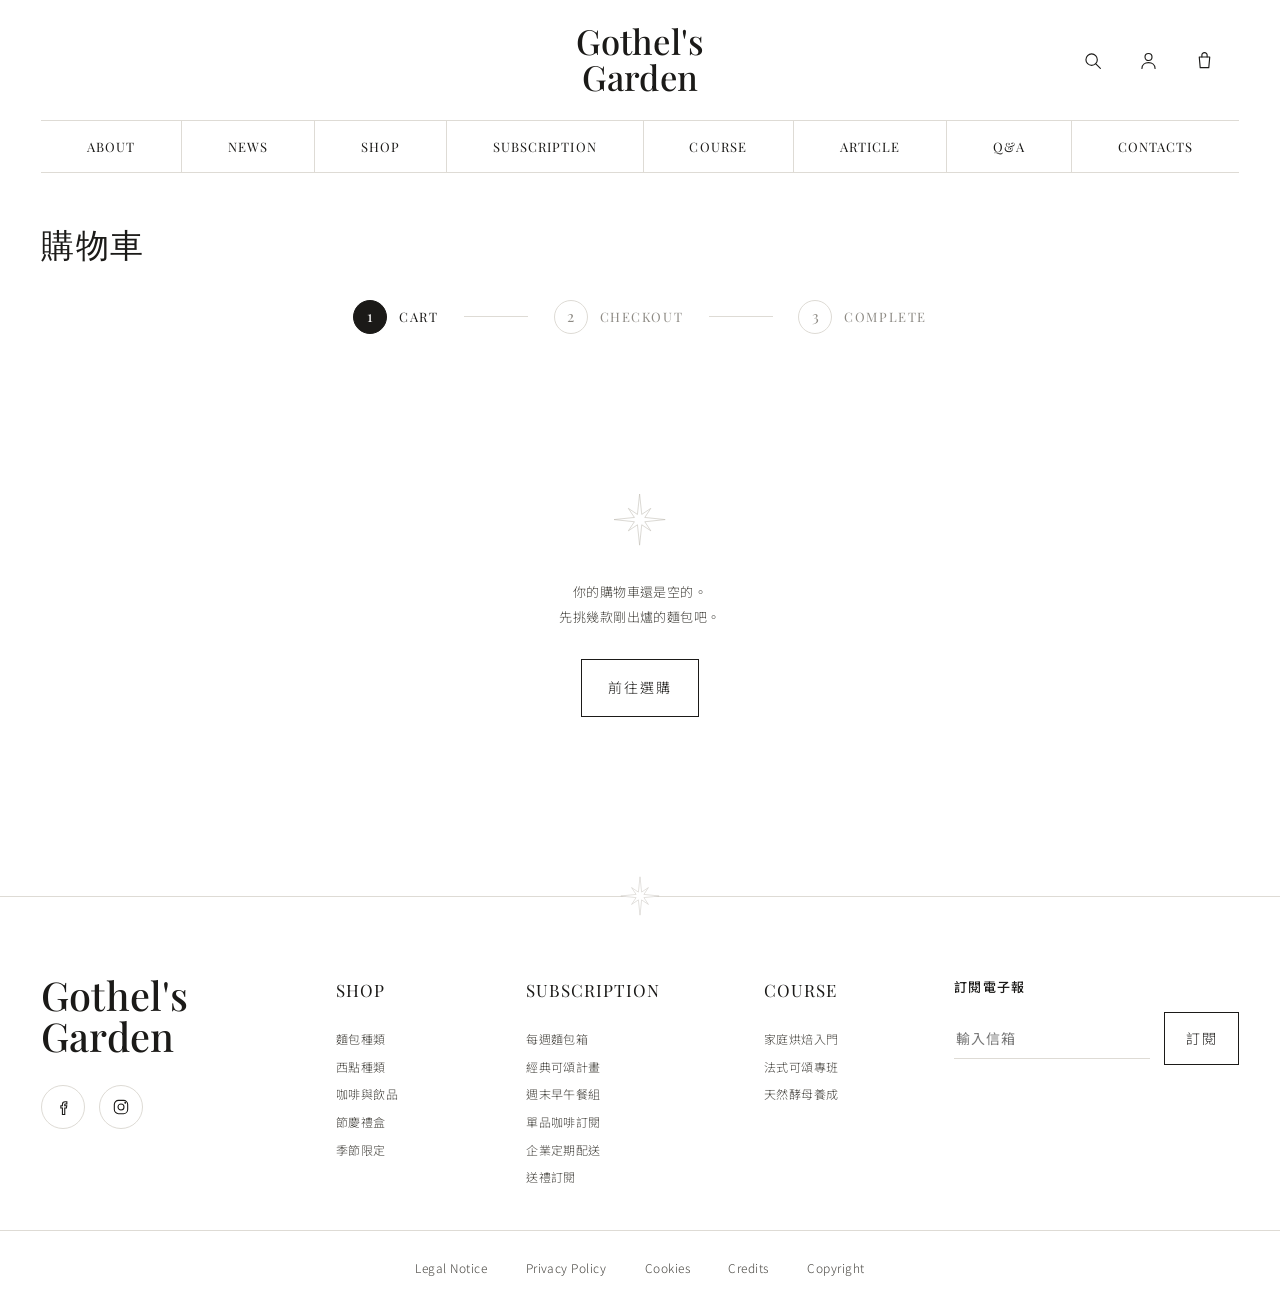
<file: checkout.html>
<!DOCTYPE html>
<html lang="zh-Hant" class="js anim-in">
<head>
<meta charset="utf-8">
<meta name="viewport" content="width=device-width, initial-scale=1">
<title>結帳｜Gothel's Garden</title>
<meta name="description" content="Gothel's Garden 結帳。">
<meta name="theme-color" content="#ffffff">
<link rel="preconnect" href="https://fonts.googleapis.com">
<link rel="preconnect" href="https://fonts.gstatic.com" crossorigin>
<link rel="stylesheet"
      href="https://fonts.googleapis.com/css2?family=Playfair+Display:wght@400;500;600&family=Noto+Sans+TC:wght@300;400;500;700&display=swap"
      media="print" onload="this.media='all'">
<noscript><link rel="stylesheet" href="https://fonts.googleapis.com/css2?family=Playfair+Display:wght@400;500;600&family=Noto+Sans+TC:wght@300;400;500;700&display=swap"></noscript>
<link rel="stylesheet" href="assets/css/style.css">
</head>
<body>

<a class="skip-link" href="#main">跳至主要內容</a>

<svg class="svg-defs" aria-hidden="true" focusable="false"><defs>
  <polygon id="star8" points="50,0 54.21,39.84 71.92,28.08 60.16,45.79 100,50 60.16,54.21 71.92,71.92 54.21,60.16 50,100 45.79,60.16 28.08,71.92 39.84,54.21 0,50 39.84,45.79 28.08,28.08 45.79,39.84"/>
  <polygon id="star4" points="50,0 58.49,41.51 100,50 58.49,58.49 50,100 41.51,58.49 0,50 41.51,41.51"/>
</defs></svg>

<header class="site-header" id="siteHeader">
  <div class="header-bar"><div class="shell">
    <button class="nav-toggle" id="navToggle" aria-label="開啟選單" aria-expanded="false" aria-controls="mainNav"><span></span><span></span><span></span></button>
    <a class="brand" href="index.html" aria-label="Gothel's Garden 首頁"><span>Gothel's</span><span>Garden</span></a>
    <div class="header-tools">
      <button class="icon-btn" id="searchToggle" aria-label="搜尋" aria-expanded="false" aria-controls="searchPanel"><svg viewBox="0 0 24 24" aria-hidden="true"><circle cx="11" cy="11" r="6.5"/><line x1="15.8" y1="15.8" x2="21" y2="21"/></svg></button>
      <a class="icon-btn" href="member.html" aria-label="會員中心"><svg viewBox="0 0 24 24" aria-hidden="true"><circle cx="12" cy="8" r="4"/><path d="M4.5 21c0-4.2 3.4-6.6 7.5-6.6s7.5 2.4 7.5 6.6"/></svg></a>
      <a class="icon-btn icon-btn--cart" href="cart.html" aria-label="購物車"><svg viewBox="0 0 24 24" aria-hidden="true"><path d="M6 8h12l-1.1 12.2H7.1z"/><path d="M9 8V6.2A3 3 0 0 1 12 3a3 3 0 0 1 3 3.2V8"/></svg><span class="cart-count" id="cartCount" hidden>0</span></a>
    </div>
  </div></div>
  <div class="search-panel" id="searchPanel" hidden>
    <form class="shell search-form" role="search" onsubmit="return false">
      <input type="search" id="searchInput" placeholder="搜尋麵包、課程或文章…" aria-label="搜尋網站">
      <button type="submit" class="btn-line">搜尋</button>
    </form>
  </div>
  <nav class="main-nav" id="mainNav" aria-label="主要導覽">
    <ul class="shell">
      <li><a href="about.html">ABOUT</a></li><li class="nav-sep" aria-hidden="true"></li>
      <li><a href="news.html">NEWS</a></li><li class="nav-sep" aria-hidden="true"></li>
      <li><a href="shop.html">SHOP</a></li><li class="nav-sep" aria-hidden="true"></li>
      <li><a href="subscription.html">SUBSCRIPTION</a></li><li class="nav-sep" aria-hidden="true"></li>
      <li><a href="course.html">COURSE</a></li><li class="nav-sep" aria-hidden="true"></li>
      <li><a href="article.html">ARTICLE</a></li><li class="nav-sep" aria-hidden="true"></li>
      <li><a href="qa.html">Q&amp;A</a></li><li class="nav-sep" aria-hidden="true"></li>
      <li><a href="contacts.html">CONTACTS</a></li>
    </ul>
  </nav>
</header>
<div class="header-spacer" aria-hidden="true"></div>

<main id="main">
  <section class="flow">
    <div class="shell">
      <h1 class="flow__title">結帳</h1>

      <ol class="stepper" aria-label="購買流程">
        <li><span class="step step--done"><span class="step__no">1</span><span class="step__label">CART</span></span></li>
        <li aria-hidden="true"><span class="stepper__line"></span></li>
        <li><span class="step step--current"><span class="step__no">2</span><span class="step__label">CHECKOUT</span></span></li>
        <li aria-hidden="true"><span class="stepper__line"></span></li>
        <li><span class="step"><span class="step__no">3</span><span class="step__label">COMPLETE</span></span></li>
      </ol>

      <form class="checkout-layout" id="checkoutForm" novalidate>
        <div class="checkout-form">
          <fieldset class="fieldset">
            <legend class="fieldset__legend"><span class="n">1</span>收件人資料</legend>
            <div class="form-grid">
              <div class="field">
                <label for="name">收件人姓名<span class="req">*</span></label>
                <input id="name" name="name" type="text" autocomplete="name" required>
                <span class="field__err" data-err-for="name"></span>
              </div>
              <div class="field">
                <label for="phone">聯絡電話<span class="req">*</span></label>
                <input id="phone" name="phone" type="tel" inputmode="numeric" autocomplete="tel" required>
                <span class="field__err" data-err-for="phone"></span>
              </div>
              <div class="field field--full">
                <label for="email">電子信箱<span class="req">*</span></label>
                <input id="email" name="email" type="email" autocomplete="email" required>
                <span class="field__err" data-err-for="email"></span>
              </div>
            </div>
          </fieldset>

          <fieldset class="fieldset">
            <legend class="fieldset__legend"><span class="n">2</span>配送方式</legend>
            <div class="choice" id="deliveryChoice">
              <label><input type="radio" name="delivery" value="宅配到府" checked><span class="choice__body"><span class="t">宅配到府</span><span class="d">隔日冷藏宅配，滿 $800 免運，未滿收 $120。</span></span></label>
              <label><input type="radio" name="delivery" value="門市自取"><span class="choice__body"><span class="t">門市自取</span><span class="d">於預約時段至門市取貨，運費另計於現場。</span></span></label>
            </div>
            <div class="form-grid" style="margin-top:20px">
              <div class="field field--full" id="addrField">
                <label for="address">收件地址<span class="req">*</span></label>
                <input id="address" name="address" type="text" autocomplete="street-address">
                <span class="field__err" data-err-for="address"></span>
              </div>
              <div class="field field--full">
                <label for="note">訂單備註</label>
                <textarea id="note" name="note" rows="2" placeholder="例如：希望的到貨時段、切片與否…"></textarea>
              </div>
            </div>
          </fieldset>

          <fieldset class="fieldset">
            <legend class="fieldset__legend"><span class="n">3</span>付款方式</legend>
            <div class="choice">
              <label><input type="radio" name="payment" value="貨到付款" checked><span class="choice__body"><span class="t">貨到付款</span><span class="d">收到商品時以現金支付。</span></span></label>
              <label><input type="radio" name="payment" value="信用卡"><span class="choice__body"><span class="t">信用卡</span><span class="d">下單後於安全頁面完成刷卡（示意）。</span></span></label>
              <label><input type="radio" name="payment" value="ATM 轉帳"><span class="choice__body"><span class="t">ATM 轉帳</span><span class="d">下單後提供匯款帳號，付款後出貨。</span></span></label>
            </div>
          </fieldset>
        </div>

        <aside class="summary" aria-label="訂單摘要">
          <h2>訂單摘要</h2>
          <ul class="mini-lines" id="miniLines"></ul>
          <div class="summary__row"><span>小計</span><span id="sumSubtotal">$0</span></div>
          <div class="summary__row"><span>運費</span><span id="sumShipping">$0</span></div>
          <dl class="summary__total"><dt>應付總計</dt><dd id="sumTotal">$0</dd></dl>
          <button class="btn btn--primary btn--full" type="submit" id="placeBtn">確認下單</button>
          <a class="summary__back" href="cart.html">返回購物車</a>
        </aside>
      </form>
    </div>
  </section>
</main>

<footer class="site-footer" id="contacts">
  <div class="divider divider--footer" aria-hidden="true"><svg class="star star--divider" viewBox="0 0 100 100"><use href="#star8"/></svg></div>
  <div class="shell footer__grid">
    <div class="footer__brand">
      <p class="brand brand--footer"><span>Gothel's</span><span>Garden</span></p>
      <div class="socials">
        <a href="#" aria-label="Facebook"><svg viewBox="0 0 24 24" aria-hidden="true"><path d="M14.6 8.4h2V5.6h-2c-2 0-3.3 1.3-3.3 3.3v1.5H9.4v2.8h1.9V21h2.8v-7.8h2l.4-2.8h-2.4V9.2c0-.5.2-.8.5-.8z"/></svg></a>
        <a href="#" aria-label="Instagram"><svg viewBox="0 0 24 24" aria-hidden="true"><rect x="4" y="4" width="16" height="16" rx="5"/><circle cx="12" cy="12" r="3.6"/><circle cx="17.1" cy="6.9" r="1.1" fill="currentColor" stroke="none"/></svg></a>
      </div>
    </div>
    <nav class="footer__col"><h3>SHOP</h3><ul>
      <li><a href="shop.html">麵包種類</a></li><li><a href="shop.html">西點種類</a></li>
      <li><a href="shop.html">咖啡與飲品</a></li><li><a href="shop.html">節慶禮盒</a></li><li><a href="shop.html">季節限定</a></li>
    </ul></nav>
    <nav class="footer__col"><h3>SUBSCRIPTION</h3><ul>
      <li><a href="subscription.html">每週麵包箱</a></li><li><a href="subscription.html">經典可頌計畫</a></li>
      <li><a href="subscription.html">週末早午餐組</a></li><li><a href="subscription.html">單品咖啡訂閱</a></li>
      <li><a href="subscription.html">企業定期配送</a></li><li><a href="subscription.html">送禮訂閱</a></li>
    </ul></nav>
    <nav class="footer__col"><h3>COURSE</h3><ul>
      <li><a href="course.html">家庭烘焙入門</a></li><li><a href="course.html">法式可頌專班</a></li><li><a href="course.html">天然酵母養成</a></li>
    </ul></nav>
    <div class="footer__news">
      <h3>訂閱電子報</h3>
      <form class="news-form" id="newsForm" novalidate>
        <label class="sr-only" for="newsEmail">電子信箱</label>
        <input type="email" id="newsEmail" name="email" placeholder="輸入信箱" autocomplete="email" required>
        <button type="submit" class="btn-line">訂閱</button>
      </form>
      <p class="news-msg" id="newsMsg" role="status" aria-live="polite"></p>
    </div>
  </div>
  <div class="footer__bottom"><ul class="shell">
    <li><a href="#">Legal Notice</a></li><li><a href="#">Privacy Policy</a></li><li><a href="#">Cookies</a></li><li><a href="#">Credits</a></li><li><a href="#">Copyright</a></li>
  </ul></div>
</footer>

<div class="toast" id="toast" role="status" aria-live="polite"></div>

<script src="assets/js/store.js"></script>
<script src="assets/js/site.js"></script>
<script src="assets/js/checkout.js"></script>
</body>
</html>
</file>
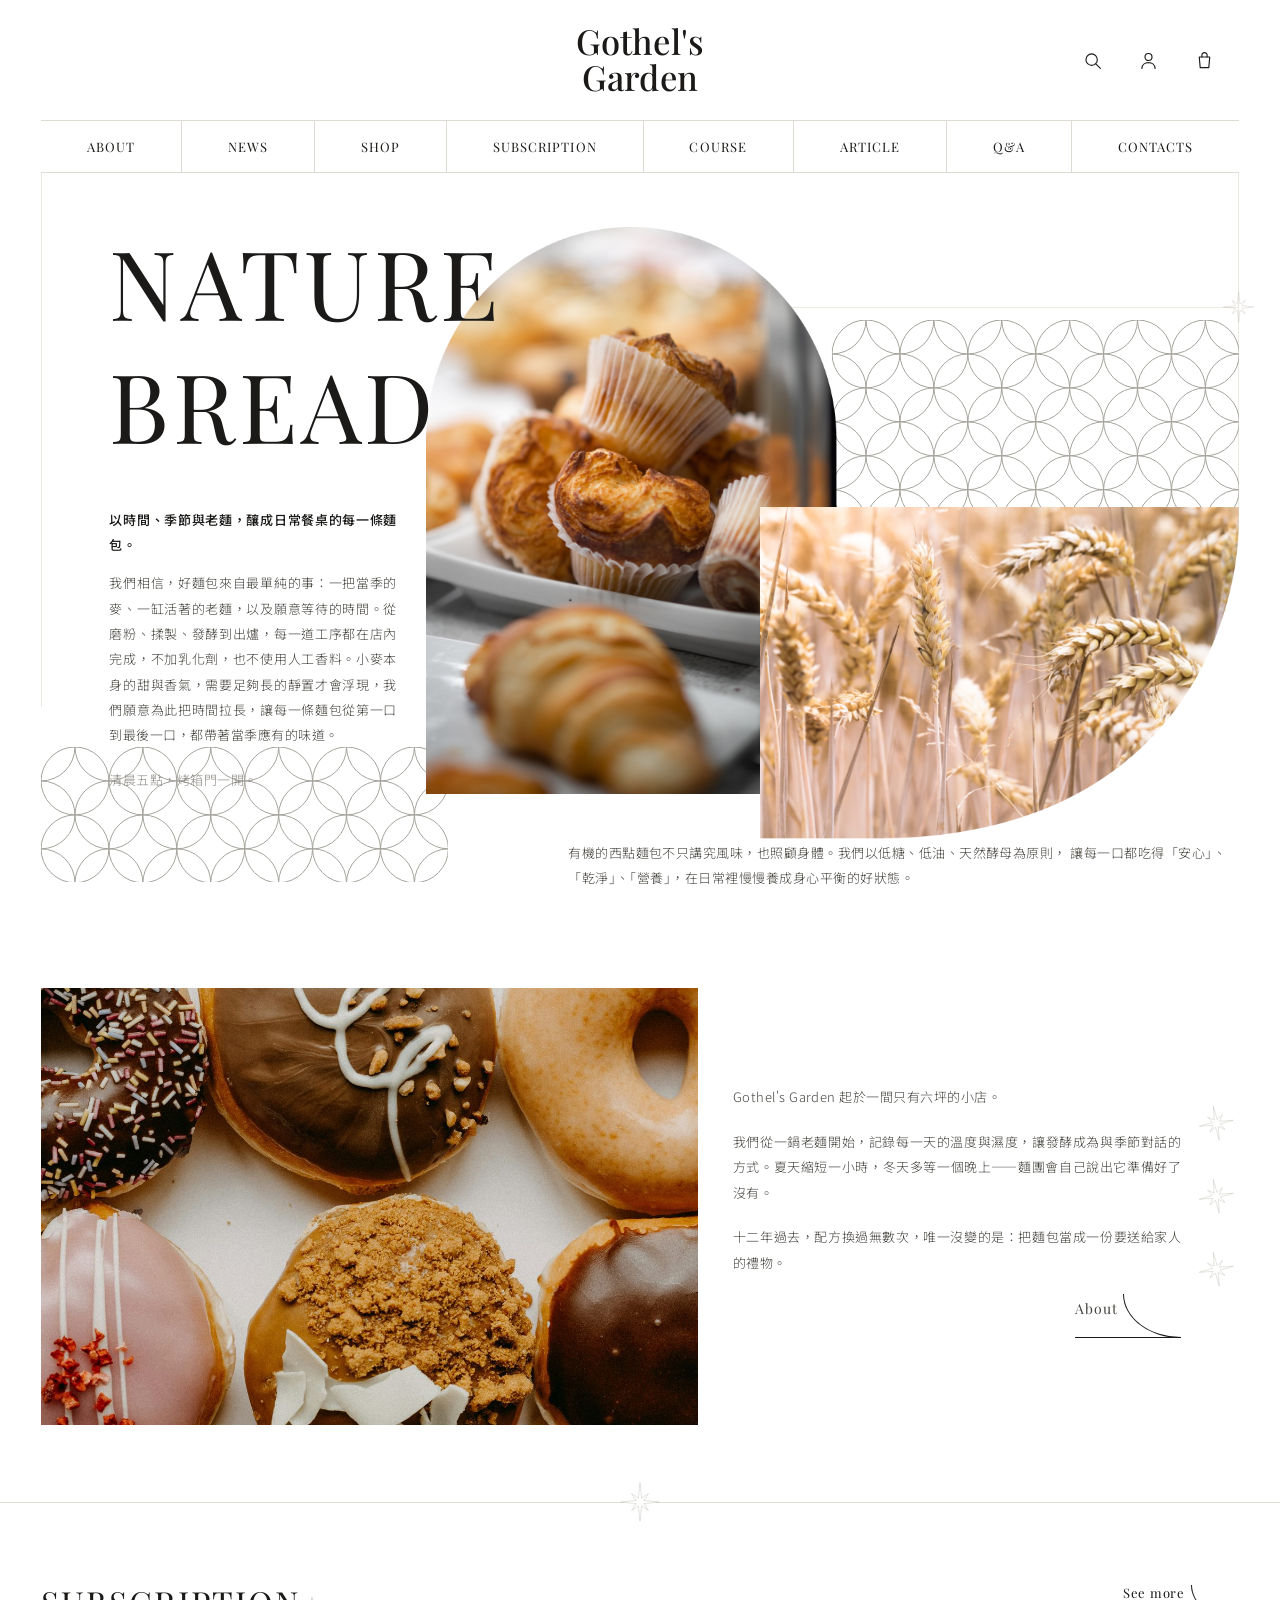
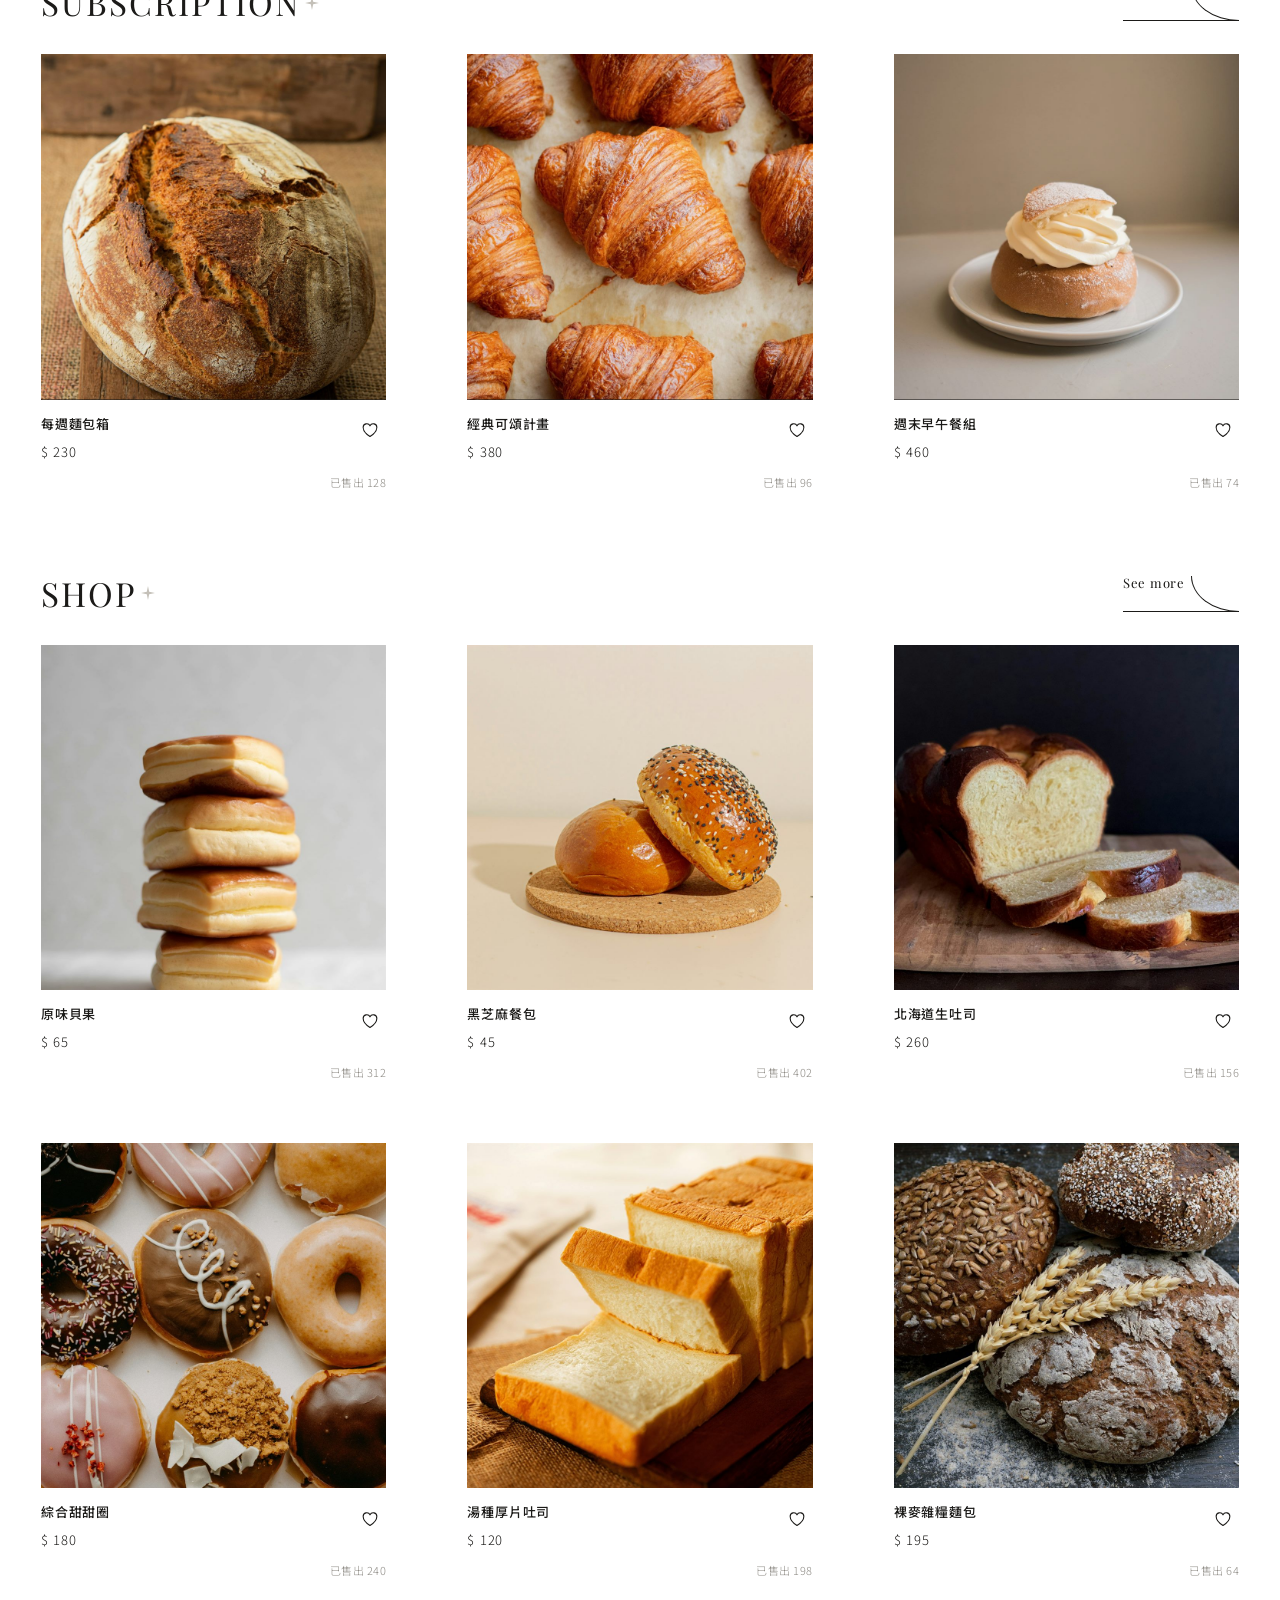
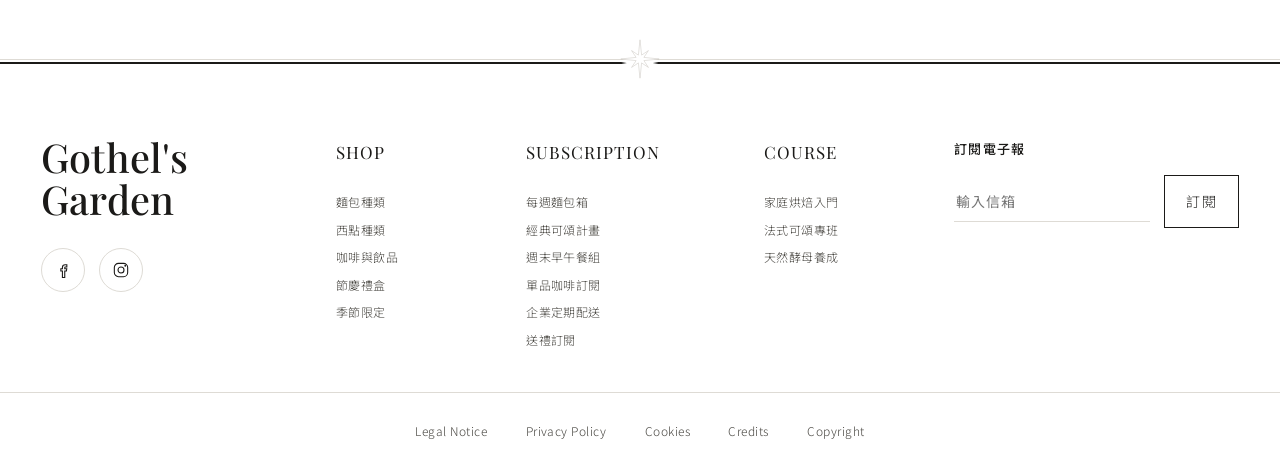
<file: complete.html>
<!DOCTYPE html>
<html lang="zh-Hant" class="js anim-in">
<head>
<meta charset="utf-8">
<meta name="viewport" content="width=device-width, initial-scale=1">
<title>訂單完成｜Gothel's Garden</title>
<meta name="description" content="Gothel's Garden 訂單完成。">
<meta name="theme-color" content="#ffffff">
<link rel="preconnect" href="https://fonts.googleapis.com">
<link rel="preconnect" href="https://fonts.gstatic.com" crossorigin>
<link rel="stylesheet"
      href="https://fonts.googleapis.com/css2?family=Playfair+Display:wght@400;500;600&family=Noto+Sans+TC:wght@300;400;500;700&display=swap"
      media="print" onload="this.media='all'">
<noscript><link rel="stylesheet" href="https://fonts.googleapis.com/css2?family=Playfair+Display:wght@400;500;600&family=Noto+Sans+TC:wght@300;400;500;700&display=swap"></noscript>
<link rel="stylesheet" href="assets/css/style.css">
</head>
<body>

<a class="skip-link" href="#main">跳至主要內容</a>

<svg class="svg-defs" aria-hidden="true" focusable="false"><defs>
  <polygon id="star8" points="50,0 54.21,39.84 71.92,28.08 60.16,45.79 100,50 60.16,54.21 71.92,71.92 54.21,60.16 50,100 45.79,60.16 28.08,71.92 39.84,54.21 0,50 39.84,45.79 28.08,28.08 45.79,39.84"/>
  <polygon id="star4" points="50,0 58.49,41.51 100,50 58.49,58.49 50,100 41.51,58.49 0,50 41.51,41.51"/>
</defs></svg>

<header class="site-header" id="siteHeader">
  <div class="header-bar"><div class="shell">
    <button class="nav-toggle" id="navToggle" aria-label="開啟選單" aria-expanded="false" aria-controls="mainNav"><span></span><span></span><span></span></button>
    <a class="brand" href="index.html" aria-label="Gothel's Garden 首頁"><span>Gothel's</span><span>Garden</span></a>
    <div class="header-tools">
      <button class="icon-btn" id="searchToggle" aria-label="搜尋" aria-expanded="false" aria-controls="searchPanel"><svg viewBox="0 0 24 24" aria-hidden="true"><circle cx="11" cy="11" r="6.5"/><line x1="15.8" y1="15.8" x2="21" y2="21"/></svg></button>
      <a class="icon-btn" href="member.html" aria-label="會員中心"><svg viewBox="0 0 24 24" aria-hidden="true"><circle cx="12" cy="8" r="4"/><path d="M4.5 21c0-4.2 3.4-6.6 7.5-6.6s7.5 2.4 7.5 6.6"/></svg></a>
      <a class="icon-btn icon-btn--cart" href="cart.html" aria-label="購物車"><svg viewBox="0 0 24 24" aria-hidden="true"><path d="M6 8h12l-1.1 12.2H7.1z"/><path d="M9 8V6.2A3 3 0 0 1 12 3a3 3 0 0 1 3 3.2V8"/></svg><span class="cart-count" id="cartCount" hidden>0</span></a>
    </div>
  </div></div>
  <div class="search-panel" id="searchPanel" hidden>
    <form class="shell search-form" role="search" onsubmit="return false">
      <input type="search" id="searchInput" placeholder="搜尋麵包、課程或文章…" aria-label="搜尋網站">
      <button type="submit" class="btn-line">搜尋</button>
    </form>
  </div>
  <nav class="main-nav" id="mainNav" aria-label="主要導覽">
    <ul class="shell">
      <li><a href="about.html">ABOUT</a></li><li class="nav-sep" aria-hidden="true"></li>
      <li><a href="news.html">NEWS</a></li><li class="nav-sep" aria-hidden="true"></li>
      <li><a href="shop.html">SHOP</a></li><li class="nav-sep" aria-hidden="true"></li>
      <li><a href="subscription.html">SUBSCRIPTION</a></li><li class="nav-sep" aria-hidden="true"></li>
      <li><a href="course.html">COURSE</a></li><li class="nav-sep" aria-hidden="true"></li>
      <li><a href="article.html">ARTICLE</a></li><li class="nav-sep" aria-hidden="true"></li>
      <li><a href="qa.html">Q&amp;A</a></li><li class="nav-sep" aria-hidden="true"></li>
      <li><a href="contacts.html">CONTACTS</a></li>
    </ul>
  </nav>
</header>
<div class="header-spacer" aria-hidden="true"></div>

<main id="main">
  <section class="flow">
    <div class="shell">
      <ol class="stepper" aria-label="購買流程">
        <li><span class="step step--done"><span class="step__no">1</span><span class="step__label">CART</span></span></li>
        <li aria-hidden="true"><span class="stepper__line"></span></li>
        <li><span class="step step--done"><span class="step__no">2</span><span class="step__label">CHECKOUT</span></span></li>
        <li aria-hidden="true"><span class="stepper__line"></span></li>
        <li><span class="step step--current"><span class="step__no">3</span><span class="step__label">COMPLETE</span></span></li>
      </ol>

      <div class="complete" id="complete">
        <svg class="star" viewBox="0 0 100 100" aria-hidden="true"><use href="#star8"/></svg>
        <h1 class="complete__title">感謝你的訂購</h1>
        <p class="complete__lead">我們已收到你的訂單，出爐後會盡快為你準備並寄出。<br>訂購確認信也會寄到你的信箱。</p>
        <p class="complete__no">訂單編號　<strong id="orderNo">—</strong></p>

        <div class="complete__panel">
          <h2>訂購明細</h2>
          <ul class="mini-lines" id="orderLines" style="border-bottom:1px solid var(--line)"></ul>
          <div class="summary__row"><span>小計</span><span id="sumSubtotal">$0</span></div>
          <div class="summary__row"><span>運費</span><span id="sumShipping">$0</span></div>
          <dl class="summary__total"><dt>訂單總計</dt><dd id="sumTotal">$0</dd></dl>
        </div>

        <div class="complete__panel">
          <h2>收件資訊</h2>
          <p class="pdp__meta" id="orderInfo" style="line-height:2.4"></p>
        </div>

        <div class="complete__actions">
          <a class="btn btn--primary" href="index.html">回到首頁</a>
          <a class="btn btn--line" href="shop.html">繼續購物</a>
        </div>
      </div>
    </div>
  </section>
</main>

<footer class="site-footer" id="contacts">
  <div class="divider divider--footer" aria-hidden="true"><svg class="star star--divider" viewBox="0 0 100 100"><use href="#star8"/></svg></div>
  <div class="shell footer__grid">
    <div class="footer__brand">
      <p class="brand brand--footer"><span>Gothel's</span><span>Garden</span></p>
      <div class="socials">
        <a href="#" aria-label="Facebook"><svg viewBox="0 0 24 24" aria-hidden="true"><path d="M14.6 8.4h2V5.6h-2c-2 0-3.3 1.3-3.3 3.3v1.5H9.4v2.8h1.9V21h2.8v-7.8h2l.4-2.8h-2.4V9.2c0-.5.2-.8.5-.8z"/></svg></a>
        <a href="#" aria-label="Instagram"><svg viewBox="0 0 24 24" aria-hidden="true"><rect x="4" y="4" width="16" height="16" rx="5"/><circle cx="12" cy="12" r="3.6"/><circle cx="17.1" cy="6.9" r="1.1" fill="currentColor" stroke="none"/></svg></a>
      </div>
    </div>
    <nav class="footer__col"><h3>SHOP</h3><ul>
      <li><a href="shop.html">麵包種類</a></li><li><a href="shop.html">西點種類</a></li>
      <li><a href="shop.html">咖啡與飲品</a></li><li><a href="shop.html">節慶禮盒</a></li><li><a href="shop.html">季節限定</a></li>
    </ul></nav>
    <nav class="footer__col"><h3>SUBSCRIPTION</h3><ul>
      <li><a href="subscription.html">每週麵包箱</a></li><li><a href="subscription.html">經典可頌計畫</a></li>
      <li><a href="subscription.html">週末早午餐組</a></li><li><a href="subscription.html">單品咖啡訂閱</a></li>
      <li><a href="subscription.html">企業定期配送</a></li><li><a href="subscription.html">送禮訂閱</a></li>
    </ul></nav>
    <nav class="footer__col"><h3>COURSE</h3><ul>
      <li><a href="course.html">家庭烘焙入門</a></li><li><a href="course.html">法式可頌專班</a></li><li><a href="course.html">天然酵母養成</a></li>
    </ul></nav>
    <div class="footer__news">
      <h3>訂閱電子報</h3>
      <form class="news-form" id="newsForm" novalidate>
        <label class="sr-only" for="newsEmail">電子信箱</label>
        <input type="email" id="newsEmail" name="email" placeholder="輸入信箱" autocomplete="email" required>
        <button type="submit" class="btn-line">訂閱</button>
      </form>
      <p class="news-msg" id="newsMsg" role="status" aria-live="polite"></p>
    </div>
  </div>
  <div class="footer__bottom"><ul class="shell">
    <li><a href="#">Legal Notice</a></li><li><a href="#">Privacy Policy</a></li><li><a href="#">Cookies</a></li><li><a href="#">Credits</a></li><li><a href="#">Copyright</a></li>
  </ul></div>
</footer>

<div class="toast" id="toast" role="status" aria-live="polite"></div>

<script src="assets/js/store.js"></script>
<script src="assets/js/site.js"></script>
<script src="assets/js/complete.js"></script>
</body>
</html>
</file>
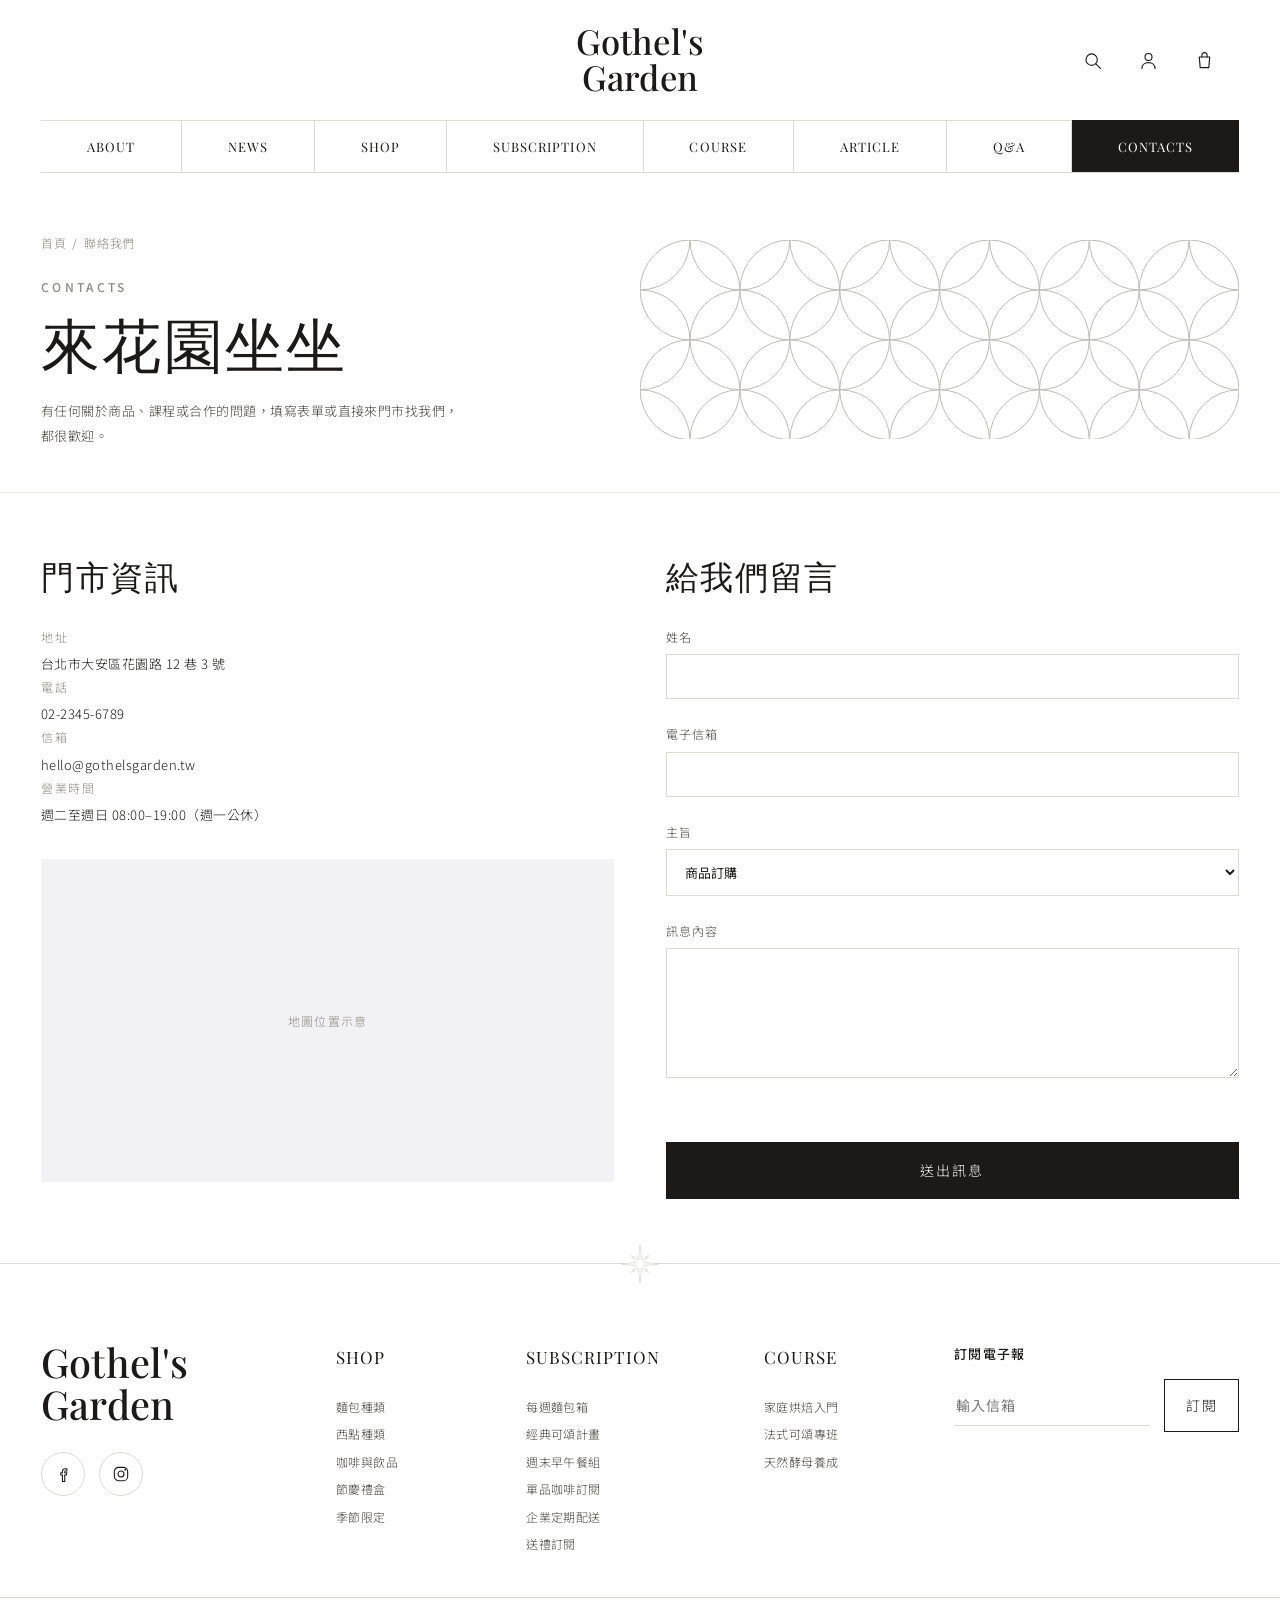
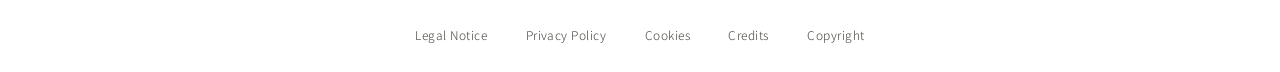
<file: contacts.html>
<!DOCTYPE html>
<html lang="zh-Hant" class="js anim-in">
<head>
<meta charset="utf-8">
<meta name="viewport" content="width=device-width, initial-scale=1">
<title>聯絡我們 CONTACTS｜Gothel's Garden</title>
<meta name="description" content="Gothel's Garden 門市資訊、營業時間與聯絡表單。">
<meta name="theme-color" content="#ffffff">
<link rel="preconnect" href="https://fonts.googleapis.com">
<link rel="preconnect" href="https://fonts.gstatic.com" crossorigin>
<link rel="stylesheet"
      href="https://fonts.googleapis.com/css2?family=Playfair+Display:wght@400;500;600&family=Noto+Sans+TC:wght@300;400;500;700&display=swap"
      media="print" onload="this.media='all'">
<noscript><link rel="stylesheet" href="https://fonts.googleapis.com/css2?family=Playfair+Display:wght@400;500;600&family=Noto+Sans+TC:wght@300;400;500;700&display=swap"></noscript>
<link rel="stylesheet" href="assets/css/style.css">
</head>
<body>

<a class="skip-link" href="#main">跳至主要內容</a>

<svg class="svg-defs" aria-hidden="true" focusable="false"><defs>
  <polygon id="star8" points="50,0 54.21,39.84 71.92,28.08 60.16,45.79 100,50 60.16,54.21 71.92,71.92 54.21,60.16 50,100 45.79,60.16 28.08,71.92 39.84,54.21 0,50 39.84,45.79 28.08,28.08 45.79,39.84"/>
  <polygon id="star4" points="50,0 58.49,41.51 100,50 58.49,58.49 50,100 41.51,58.49 0,50 41.51,41.51"/>
</defs></svg>

<header class="site-header" id="siteHeader">
  <div class="header-bar"><div class="shell">
    <button class="nav-toggle" id="navToggle" aria-label="開啟選單" aria-expanded="false" aria-controls="mainNav"><span></span><span></span><span></span></button>
    <a class="brand" href="index.html" aria-label="Gothel's Garden 首頁"><span>Gothel's</span><span>Garden</span></a>
    <div class="header-tools">
      <button class="icon-btn" id="searchToggle" aria-label="搜尋" aria-expanded="false" aria-controls="searchPanel"><svg viewBox="0 0 24 24" aria-hidden="true"><circle cx="11" cy="11" r="6.5"/><line x1="15.8" y1="15.8" x2="21" y2="21"/></svg></button>
      <a class="icon-btn" href="member.html" aria-label="會員中心"><svg viewBox="0 0 24 24" aria-hidden="true"><circle cx="12" cy="8" r="4"/><path d="M4.5 21c0-4.2 3.4-6.6 7.5-6.6s7.5 2.4 7.5 6.6"/></svg></a>
      <a class="icon-btn icon-btn--cart" href="cart.html" aria-label="購物車"><svg viewBox="0 0 24 24" aria-hidden="true"><path d="M6 8h12l-1.1 12.2H7.1z"/><path d="M9 8V6.2A3 3 0 0 1 12 3a3 3 0 0 1 3 3.2V8"/></svg><span class="cart-count" id="cartCount" hidden>0</span></a>
    </div>
  </div></div>
  <div class="search-panel" id="searchPanel" hidden>
    <form class="shell search-form" role="search" onsubmit="return false">
      <input type="search" id="searchInput" placeholder="搜尋麵包、課程或文章…" aria-label="搜尋網站">
      <button type="submit" class="btn-line">搜尋</button>
    </form>
  </div>
  <nav class="main-nav" id="mainNav" aria-label="主要導覽">
    <ul class="shell">
      <li><a href="about.html">ABOUT</a></li><li class="nav-sep" aria-hidden="true"></li>
      <li><a href="news.html">NEWS</a></li><li class="nav-sep" aria-hidden="true"></li>
      <li><a href="shop.html">SHOP</a></li><li class="nav-sep" aria-hidden="true"></li>
      <li><a href="subscription.html">SUBSCRIPTION</a></li><li class="nav-sep" aria-hidden="true"></li>
      <li><a href="course.html">COURSE</a></li><li class="nav-sep" aria-hidden="true"></li>
      <li><a href="article.html">ARTICLE</a></li><li class="nav-sep" aria-hidden="true"></li>
      <li><a href="qa.html">Q&amp;A</a></li><li class="nav-sep" aria-hidden="true"></li>
      <li><a href="contacts.html" aria-current="page">CONTACTS</a></li>
    </ul>
  </nav>
</header>
<div class="header-spacer" aria-hidden="true"></div>

<main id="main">
  <section class="page-head">
    <div class="shell page-head__inner">
      <div class="page-head__text">
      <p class="page-head__crumb"><a href="index.html">首頁</a><span>/</span>聯絡我們</p>
      <p class="page-head__kicker">Contacts</p>
      <h1 class="page-head__title">來花園坐坐</h1>
      <p class="page-head__lead">有任何關於商品、課程或合作的問題，填寫表單或直接來門市找我們，都很歡迎。</p></div>
      <div class="deco-lattice" data-deco aria-hidden="true">
      <svg class="deco-lattice__svg" viewBox="0 0 312 104" fill="none" preserveAspectRatio="xMidYMid meet" aria-hidden="true" focusable="false">
        <g class="deco-lattice__grid">
        <path class="deco-star" pathLength="1" vector-effect="non-scaling-stroke" style="--d:250ms" d="M -26 0 a 26 26 0 1 0 52 0 a 26 26 0 1 0 -52 0 Z"/>
        <path class="deco-star" pathLength="1" vector-effect="non-scaling-stroke" style="--d:420ms" d="M 26 0 a 26 26 0 1 0 52 0 a 26 26 0 1 0 -52 0 Z"/>
        <path class="deco-star" pathLength="1" vector-effect="non-scaling-stroke" style="--d:590ms" d="M 78 0 a 26 26 0 1 0 52 0 a 26 26 0 1 0 -52 0 Z"/>
        <path class="deco-star" pathLength="1" vector-effect="non-scaling-stroke" style="--d:760ms" d="M 130 0 a 26 26 0 1 0 52 0 a 26 26 0 1 0 -52 0 Z"/>
        <path class="deco-star" pathLength="1" vector-effect="non-scaling-stroke" style="--d:930ms" d="M 182 0 a 26 26 0 1 0 52 0 a 26 26 0 1 0 -52 0 Z"/>
        <path class="deco-star" pathLength="1" vector-effect="non-scaling-stroke" style="--d:1100ms" d="M 234 0 a 26 26 0 1 0 52 0 a 26 26 0 1 0 -52 0 Z"/>
        <path class="deco-star" pathLength="1" vector-effect="non-scaling-stroke" style="--d:1270ms" d="M 286 0 a 26 26 0 1 0 52 0 a 26 26 0 1 0 -52 0 Z"/>
        <path class="deco-star" pathLength="1" vector-effect="non-scaling-stroke" style="--d:435ms" d="M 0 26 a 26 26 0 1 0 52 0 a 26 26 0 1 0 -52 0 Z"/>
        <path class="deco-star" pathLength="1" vector-effect="non-scaling-stroke" style="--d:605ms" d="M 52 26 a 26 26 0 1 0 52 0 a 26 26 0 1 0 -52 0 Z"/>
        <path class="deco-star" pathLength="1" vector-effect="non-scaling-stroke" style="--d:775ms" d="M 104 26 a 26 26 0 1 0 52 0 a 26 26 0 1 0 -52 0 Z"/>
        <path class="deco-star" pathLength="1" vector-effect="non-scaling-stroke" style="--d:945ms" d="M 156 26 a 26 26 0 1 0 52 0 a 26 26 0 1 0 -52 0 Z"/>
        <path class="deco-star" pathLength="1" vector-effect="non-scaling-stroke" style="--d:1115ms" d="M 208 26 a 26 26 0 1 0 52 0 a 26 26 0 1 0 -52 0 Z"/>
        <path class="deco-star" pathLength="1" vector-effect="non-scaling-stroke" style="--d:1285ms" d="M 260 26 a 26 26 0 1 0 52 0 a 26 26 0 1 0 -52 0 Z"/>
        <path class="deco-star" pathLength="1" vector-effect="non-scaling-stroke" style="--d:450ms" d="M -26 52 a 26 26 0 1 0 52 0 a 26 26 0 1 0 -52 0 Z"/>
        <path class="deco-star" pathLength="1" vector-effect="non-scaling-stroke" style="--d:620ms" d="M 26 52 a 26 26 0 1 0 52 0 a 26 26 0 1 0 -52 0 Z"/>
        <path class="deco-star" pathLength="1" vector-effect="non-scaling-stroke" style="--d:790ms" d="M 78 52 a 26 26 0 1 0 52 0 a 26 26 0 1 0 -52 0 Z"/>
        <path class="deco-star" pathLength="1" vector-effect="non-scaling-stroke" style="--d:960ms" d="M 130 52 a 26 26 0 1 0 52 0 a 26 26 0 1 0 -52 0 Z"/>
        <path class="deco-star" pathLength="1" vector-effect="non-scaling-stroke" style="--d:1130ms" d="M 182 52 a 26 26 0 1 0 52 0 a 26 26 0 1 0 -52 0 Z"/>
        <path class="deco-star" pathLength="1" vector-effect="non-scaling-stroke" style="--d:1300ms" d="M 234 52 a 26 26 0 1 0 52 0 a 26 26 0 1 0 -52 0 Z"/>
        <path class="deco-star" pathLength="1" vector-effect="non-scaling-stroke" style="--d:1470ms" d="M 286 52 a 26 26 0 1 0 52 0 a 26 26 0 1 0 -52 0 Z"/>
        <path class="deco-star" pathLength="1" vector-effect="non-scaling-stroke" style="--d:635ms" d="M 0 78 a 26 26 0 1 0 52 0 a 26 26 0 1 0 -52 0 Z"/>
        <path class="deco-star" pathLength="1" vector-effect="non-scaling-stroke" style="--d:805ms" d="M 52 78 a 26 26 0 1 0 52 0 a 26 26 0 1 0 -52 0 Z"/>
        <path class="deco-star" pathLength="1" vector-effect="non-scaling-stroke" style="--d:975ms" d="M 104 78 a 26 26 0 1 0 52 0 a 26 26 0 1 0 -52 0 Z"/>
        <path class="deco-star" pathLength="1" vector-effect="non-scaling-stroke" style="--d:1145ms" d="M 156 78 a 26 26 0 1 0 52 0 a 26 26 0 1 0 -52 0 Z"/>
        <path class="deco-star" pathLength="1" vector-effect="non-scaling-stroke" style="--d:1315ms" d="M 208 78 a 26 26 0 1 0 52 0 a 26 26 0 1 0 -52 0 Z"/>
        <path class="deco-star" pathLength="1" vector-effect="non-scaling-stroke" style="--d:1485ms" d="M 260 78 a 26 26 0 1 0 52 0 a 26 26 0 1 0 -52 0 Z"/>
        <path class="deco-star" pathLength="1" vector-effect="non-scaling-stroke" style="--d:650ms" d="M -26 104 a 26 26 0 1 0 52 0 a 26 26 0 1 0 -52 0 Z"/>
        <path class="deco-star" pathLength="1" vector-effect="non-scaling-stroke" style="--d:820ms" d="M 26 104 a 26 26 0 1 0 52 0 a 26 26 0 1 0 -52 0 Z"/>
        <path class="deco-star" pathLength="1" vector-effect="non-scaling-stroke" style="--d:990ms" d="M 78 104 a 26 26 0 1 0 52 0 a 26 26 0 1 0 -52 0 Z"/>
        <path class="deco-star" pathLength="1" vector-effect="non-scaling-stroke" style="--d:1160ms" d="M 130 104 a 26 26 0 1 0 52 0 a 26 26 0 1 0 -52 0 Z"/>
        <path class="deco-star" pathLength="1" vector-effect="non-scaling-stroke" style="--d:1330ms" d="M 182 104 a 26 26 0 1 0 52 0 a 26 26 0 1 0 -52 0 Z"/>
        <path class="deco-star" pathLength="1" vector-effect="non-scaling-stroke" style="--d:1500ms" d="M 234 104 a 26 26 0 1 0 52 0 a 26 26 0 1 0 -52 0 Z"/>
        <path class="deco-star" pathLength="1" vector-effect="non-scaling-stroke" style="--d:1670ms" d="M 286 104 a 26 26 0 1 0 52 0 a 26 26 0 1 0 -52 0 Z"/>
        </g>
      </svg>
    </div>
    </div>
  </section>

  <section class="page-section">
    <div class="shell contact-grid">
      <div>
        <h2 class="page-section__title">門市資訊</h2>
        <dl class="info-list">
          <div><dt>地址</dt><dd>台北市大安區花園路 12 巷 3 號</dd></div>
          <div><dt>電話</dt><dd>02-2345-6789</dd></div>
          <div><dt>信箱</dt><dd>hello@gothelsgarden.tw</dd></div>
          <div><dt>營業時間</dt><dd>週二至週日 08:00–19:00（週一公休）</dd></div>
        </dl>
        <div class="map-embed" role="img" aria-label="門市位置地圖">地圖位置示意</div>
      </div>

      <div>
        <h2 class="page-section__title">給我們留言</h2>
        <form id="contactForm" novalidate>
          <div class="form-field">
            <label for="cName">姓名</label>
            <input type="text" id="cName" name="name" autocomplete="name" required>
          </div>
          <div class="form-field">
            <label for="cEmail">電子信箱</label>
            <input type="email" id="cEmail" name="email" autocomplete="email" required>
          </div>
          <div class="form-field">
            <label for="cTopic">主旨</label>
            <select id="cTopic" name="topic">
              <option value="商品訂購">商品訂購</option>
              <option value="課程報名">課程報名</option>
              <option value="企業批發">企業批發</option>
              <option value="其他">其他</option>
            </select>
          </div>
          <div class="form-field">
            <label for="cMsg">訊息內容</label>
            <textarea id="cMsg" name="message" required></textarea>
          </div>
          <p class="form-msg" id="contactMsg" role="status" aria-live="polite"></p>
          <button type="submit" class="btn btn--primary btn--full">送出訊息</button>
        </form>
      </div>
    </div>
  </section>
</main>

<footer class="site-footer">
  <div class="divider divider--footer" aria-hidden="true"><svg class="star star--divider" viewBox="0 0 100 100"><use href="#star8"/></svg></div>
  <div class="shell footer__grid">
    <div class="footer__brand">
      <p class="brand brand--footer"><span>Gothel's</span><span>Garden</span></p>
      <div class="socials">
        <a href="#" aria-label="Facebook"><svg viewBox="0 0 24 24" aria-hidden="true"><path d="M14.6 8.4h2V5.6h-2c-2 0-3.3 1.3-3.3 3.3v1.5H9.4v2.8h1.9V21h2.8v-7.8h2l.4-2.8h-2.4V9.2c0-.5.2-.8.5-.8z"/></svg></a>
        <a href="#" aria-label="Instagram"><svg viewBox="0 0 24 24" aria-hidden="true"><rect x="4" y="4" width="16" height="16" rx="5"/><circle cx="12" cy="12" r="3.6"/><circle cx="17.1" cy="6.9" r="1.1" fill="currentColor" stroke="none"/></svg></a>
      </div>
    </div>
    <nav class="footer__col"><h3>SHOP</h3><ul>
      <li><a href="shop.html">麵包種類</a></li><li><a href="shop.html">西點種類</a></li>
      <li><a href="shop.html">咖啡與飲品</a></li><li><a href="shop.html">節慶禮盒</a></li><li><a href="shop.html">季節限定</a></li>
    </ul></nav>
    <nav class="footer__col"><h3>SUBSCRIPTION</h3><ul>
      <li><a href="subscription.html">每週麵包箱</a></li><li><a href="subscription.html">經典可頌計畫</a></li>
      <li><a href="subscription.html">週末早午餐組</a></li><li><a href="subscription.html">單品咖啡訂閱</a></li>
      <li><a href="subscription.html">企業定期配送</a></li><li><a href="subscription.html">送禮訂閱</a></li>
    </ul></nav>
    <nav class="footer__col"><h3>COURSE</h3><ul>
      <li><a href="course.html">家庭烘焙入門</a></li><li><a href="course.html">法式可頌專班</a></li><li><a href="course.html">天然酵母養成</a></li>
    </ul></nav>
    <div class="footer__news">
      <h3>訂閱電子報</h3>
      <form class="news-form" id="newsForm" novalidate>
        <label class="sr-only" for="newsEmail">電子信箱</label>
        <input type="email" id="newsEmail" name="email" placeholder="輸入信箱" autocomplete="email" required>
        <button type="submit" class="btn-line">訂閱</button>
      </form>
      <p class="news-msg" id="newsMsg" role="status" aria-live="polite"></p>
    </div>
  </div>
  <div class="footer__bottom"><ul class="shell">
    <li><a href="#">Legal Notice</a></li><li><a href="#">Privacy Policy</a></li><li><a href="#">Cookies</a></li><li><a href="#">Credits</a></li><li><a href="#">Copyright</a></li>
  </ul></div>
</footer>

<div class="toast" id="toast" role="status" aria-live="polite"></div>

<script src="assets/js/store.js"></script>
<script src="assets/js/site.js"></script>
<script src="assets/js/deco.js"></script>
<script>
(function(){
  'use strict';
  var form = document.getElementById('contactForm');
  if (!form) return;
  var msg = document.getElementById('contactMsg');
  var EMAIL = /^[^\s@]+@[^\s@]+\.[^\s@]{2,}$/;
  function mark(el, bad){ el.classList.toggle('is-error', bad); }
  form.addEventListener('submit', function(e){
    e.preventDefault();
    var name = document.getElementById('cName'),
        email = document.getElementById('cEmail'),
        message = document.getElementById('cMsg');
    var okName = name.value.trim() !== '';
    var okMail = EMAIL.test(email.value.trim());
    var okMsg  = message.value.trim() !== '';
    mark(name, !okName); mark(email, !okMail); mark(message, !okMsg);
    if (!(okName && okMail && okMsg)) {
      msg.className = 'form-msg is-error';
      msg.textContent = '請確認姓名、正確的信箱與訊息內容都已填寫。';
      return;
    }
    msg.className = 'form-msg is-ok';
    msg.textContent = '訊息已送出，我們會盡快回覆你，謝謝！';
    form.reset();
    if (window.ggToast) window.ggToast('已送出訊息，感謝你的來信');
  });
})();
</script>
</body>
</html>
</file>
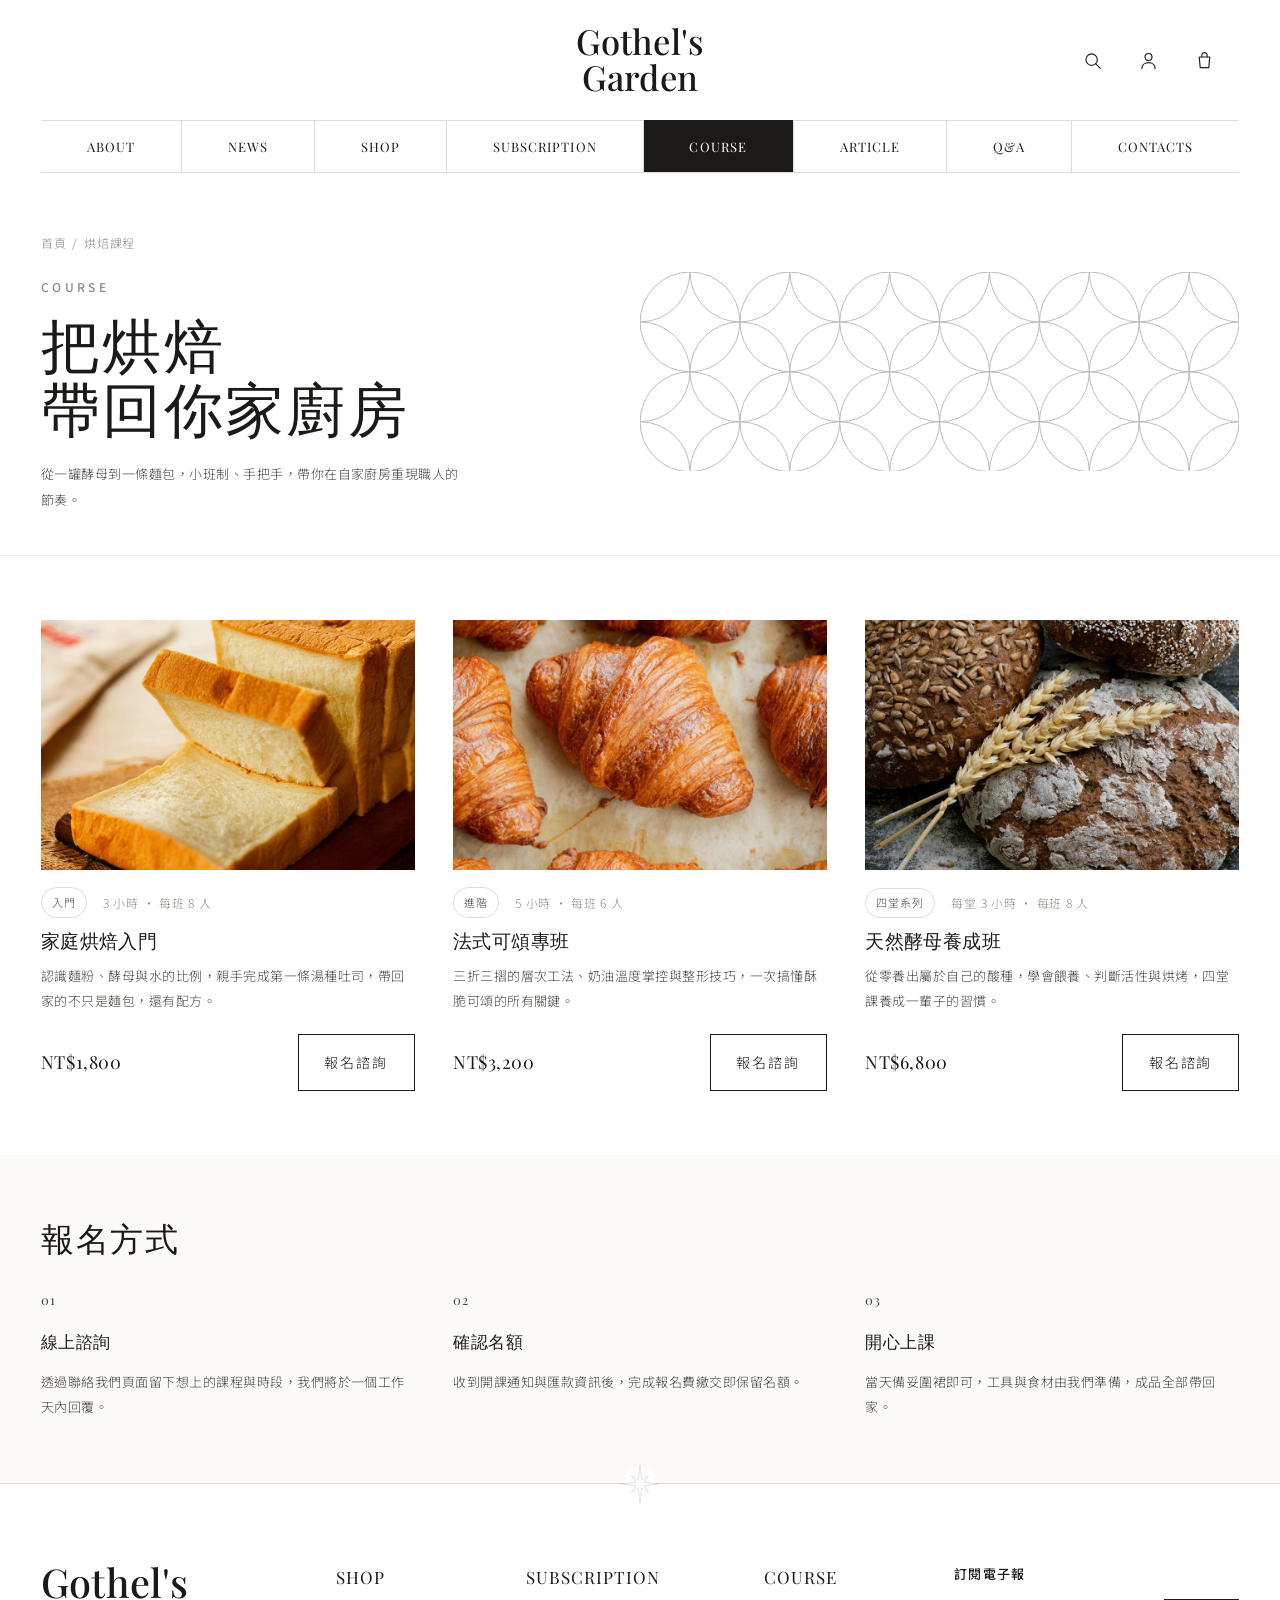
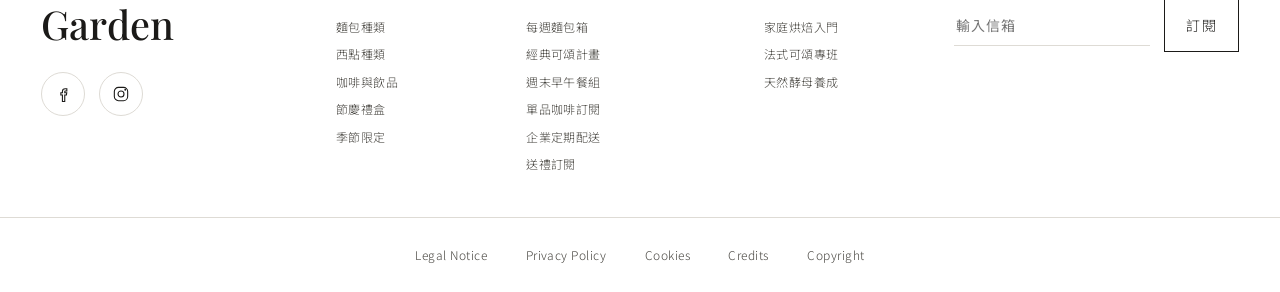
<file: course.html>
<!DOCTYPE html>
<html lang="zh-Hant" class="js anim-in">
<head>
<meta charset="utf-8">
<meta name="viewport" content="width=device-width, initial-scale=1">
<title>烘焙課程 COURSE｜Gothel's Garden</title>
<meta name="description" content="Gothel's Garden 烘焙課程：家庭烘焙入門、法式可頌專班、天然酵母養成。">
<meta name="theme-color" content="#ffffff">
<link rel="preconnect" href="https://fonts.googleapis.com">
<link rel="preconnect" href="https://fonts.gstatic.com" crossorigin>
<link rel="stylesheet"
      href="https://fonts.googleapis.com/css2?family=Playfair+Display:wght@400;500;600&family=Noto+Sans+TC:wght@300;400;500;700&display=swap"
      media="print" onload="this.media='all'">
<noscript><link rel="stylesheet" href="https://fonts.googleapis.com/css2?family=Playfair+Display:wght@400;500;600&family=Noto+Sans+TC:wght@300;400;500;700&display=swap"></noscript>
<link rel="stylesheet" href="assets/css/style.css">
</head>
<body>

<a class="skip-link" href="#main">跳至主要內容</a>

<svg class="svg-defs" aria-hidden="true" focusable="false"><defs>
  <polygon id="star8" points="50,0 54.21,39.84 71.92,28.08 60.16,45.79 100,50 60.16,54.21 71.92,71.92 54.21,60.16 50,100 45.79,60.16 28.08,71.92 39.84,54.21 0,50 39.84,45.79 28.08,28.08 45.79,39.84"/>
  <polygon id="star4" points="50,0 58.49,41.51 100,50 58.49,58.49 50,100 41.51,58.49 0,50 41.51,41.51"/>
</defs></svg>

<header class="site-header" id="siteHeader">
  <div class="header-bar"><div class="shell">
    <button class="nav-toggle" id="navToggle" aria-label="開啟選單" aria-expanded="false" aria-controls="mainNav"><span></span><span></span><span></span></button>
    <a class="brand" href="index.html" aria-label="Gothel's Garden 首頁"><span>Gothel's</span><span>Garden</span></a>
    <div class="header-tools">
      <button class="icon-btn" id="searchToggle" aria-label="搜尋" aria-expanded="false" aria-controls="searchPanel"><svg viewBox="0 0 24 24" aria-hidden="true"><circle cx="11" cy="11" r="6.5"/><line x1="15.8" y1="15.8" x2="21" y2="21"/></svg></button>
      <a class="icon-btn" href="member.html" aria-label="會員中心"><svg viewBox="0 0 24 24" aria-hidden="true"><circle cx="12" cy="8" r="4"/><path d="M4.5 21c0-4.2 3.4-6.6 7.5-6.6s7.5 2.4 7.5 6.6"/></svg></a>
      <a class="icon-btn icon-btn--cart" href="cart.html" aria-label="購物車"><svg viewBox="0 0 24 24" aria-hidden="true"><path d="M6 8h12l-1.1 12.2H7.1z"/><path d="M9 8V6.2A3 3 0 0 1 12 3a3 3 0 0 1 3 3.2V8"/></svg><span class="cart-count" id="cartCount" hidden>0</span></a>
    </div>
  </div></div>
  <div class="search-panel" id="searchPanel" hidden>
    <form class="shell search-form" role="search" onsubmit="return false">
      <input type="search" id="searchInput" placeholder="搜尋麵包、課程或文章…" aria-label="搜尋網站">
      <button type="submit" class="btn-line">搜尋</button>
    </form>
  </div>
  <nav class="main-nav" id="mainNav" aria-label="主要導覽">
    <ul class="shell">
      <li><a href="about.html">ABOUT</a></li><li class="nav-sep" aria-hidden="true"></li>
      <li><a href="news.html">NEWS</a></li><li class="nav-sep" aria-hidden="true"></li>
      <li><a href="shop.html">SHOP</a></li><li class="nav-sep" aria-hidden="true"></li>
      <li><a href="subscription.html">SUBSCRIPTION</a></li><li class="nav-sep" aria-hidden="true"></li>
      <li><a href="course.html" aria-current="page">COURSE</a></li><li class="nav-sep" aria-hidden="true"></li>
      <li><a href="article.html">ARTICLE</a></li><li class="nav-sep" aria-hidden="true"></li>
      <li><a href="qa.html">Q&amp;A</a></li><li class="nav-sep" aria-hidden="true"></li>
      <li><a href="contacts.html">CONTACTS</a></li>
    </ul>
  </nav>
</header>
<div class="header-spacer" aria-hidden="true"></div>

<main id="main">
  <section class="page-head">
    <div class="shell page-head__inner">
      <div class="page-head__text">
      <p class="page-head__crumb"><a href="index.html">首頁</a><span>/</span>烘焙課程</p>
      <p class="page-head__kicker">Course</p>
      <h1 class="page-head__title">把烘焙<br>帶回你家廚房</h1>
      <p class="page-head__lead">從一罐酵母到一條麵包，小班制、手把手，帶你在自家廚房重現職人的節奏。</p></div>
      <div class="deco-lattice" data-deco aria-hidden="true">
      <svg class="deco-lattice__svg" viewBox="0 0 312 104" fill="none" preserveAspectRatio="xMidYMid meet" aria-hidden="true" focusable="false">
        <g class="deco-lattice__grid">
        <path class="deco-star" pathLength="1" vector-effect="non-scaling-stroke" style="--d:250ms" d="M -26 0 a 26 26 0 1 0 52 0 a 26 26 0 1 0 -52 0 Z"/>
        <path class="deco-star" pathLength="1" vector-effect="non-scaling-stroke" style="--d:420ms" d="M 26 0 a 26 26 0 1 0 52 0 a 26 26 0 1 0 -52 0 Z"/>
        <path class="deco-star" pathLength="1" vector-effect="non-scaling-stroke" style="--d:590ms" d="M 78 0 a 26 26 0 1 0 52 0 a 26 26 0 1 0 -52 0 Z"/>
        <path class="deco-star" pathLength="1" vector-effect="non-scaling-stroke" style="--d:760ms" d="M 130 0 a 26 26 0 1 0 52 0 a 26 26 0 1 0 -52 0 Z"/>
        <path class="deco-star" pathLength="1" vector-effect="non-scaling-stroke" style="--d:930ms" d="M 182 0 a 26 26 0 1 0 52 0 a 26 26 0 1 0 -52 0 Z"/>
        <path class="deco-star" pathLength="1" vector-effect="non-scaling-stroke" style="--d:1100ms" d="M 234 0 a 26 26 0 1 0 52 0 a 26 26 0 1 0 -52 0 Z"/>
        <path class="deco-star" pathLength="1" vector-effect="non-scaling-stroke" style="--d:1270ms" d="M 286 0 a 26 26 0 1 0 52 0 a 26 26 0 1 0 -52 0 Z"/>
        <path class="deco-star" pathLength="1" vector-effect="non-scaling-stroke" style="--d:435ms" d="M 0 26 a 26 26 0 1 0 52 0 a 26 26 0 1 0 -52 0 Z"/>
        <path class="deco-star" pathLength="1" vector-effect="non-scaling-stroke" style="--d:605ms" d="M 52 26 a 26 26 0 1 0 52 0 a 26 26 0 1 0 -52 0 Z"/>
        <path class="deco-star" pathLength="1" vector-effect="non-scaling-stroke" style="--d:775ms" d="M 104 26 a 26 26 0 1 0 52 0 a 26 26 0 1 0 -52 0 Z"/>
        <path class="deco-star" pathLength="1" vector-effect="non-scaling-stroke" style="--d:945ms" d="M 156 26 a 26 26 0 1 0 52 0 a 26 26 0 1 0 -52 0 Z"/>
        <path class="deco-star" pathLength="1" vector-effect="non-scaling-stroke" style="--d:1115ms" d="M 208 26 a 26 26 0 1 0 52 0 a 26 26 0 1 0 -52 0 Z"/>
        <path class="deco-star" pathLength="1" vector-effect="non-scaling-stroke" style="--d:1285ms" d="M 260 26 a 26 26 0 1 0 52 0 a 26 26 0 1 0 -52 0 Z"/>
        <path class="deco-star" pathLength="1" vector-effect="non-scaling-stroke" style="--d:450ms" d="M -26 52 a 26 26 0 1 0 52 0 a 26 26 0 1 0 -52 0 Z"/>
        <path class="deco-star" pathLength="1" vector-effect="non-scaling-stroke" style="--d:620ms" d="M 26 52 a 26 26 0 1 0 52 0 a 26 26 0 1 0 -52 0 Z"/>
        <path class="deco-star" pathLength="1" vector-effect="non-scaling-stroke" style="--d:790ms" d="M 78 52 a 26 26 0 1 0 52 0 a 26 26 0 1 0 -52 0 Z"/>
        <path class="deco-star" pathLength="1" vector-effect="non-scaling-stroke" style="--d:960ms" d="M 130 52 a 26 26 0 1 0 52 0 a 26 26 0 1 0 -52 0 Z"/>
        <path class="deco-star" pathLength="1" vector-effect="non-scaling-stroke" style="--d:1130ms" d="M 182 52 a 26 26 0 1 0 52 0 a 26 26 0 1 0 -52 0 Z"/>
        <path class="deco-star" pathLength="1" vector-effect="non-scaling-stroke" style="--d:1300ms" d="M 234 52 a 26 26 0 1 0 52 0 a 26 26 0 1 0 -52 0 Z"/>
        <path class="deco-star" pathLength="1" vector-effect="non-scaling-stroke" style="--d:1470ms" d="M 286 52 a 26 26 0 1 0 52 0 a 26 26 0 1 0 -52 0 Z"/>
        <path class="deco-star" pathLength="1" vector-effect="non-scaling-stroke" style="--d:635ms" d="M 0 78 a 26 26 0 1 0 52 0 a 26 26 0 1 0 -52 0 Z"/>
        <path class="deco-star" pathLength="1" vector-effect="non-scaling-stroke" style="--d:805ms" d="M 52 78 a 26 26 0 1 0 52 0 a 26 26 0 1 0 -52 0 Z"/>
        <path class="deco-star" pathLength="1" vector-effect="non-scaling-stroke" style="--d:975ms" d="M 104 78 a 26 26 0 1 0 52 0 a 26 26 0 1 0 -52 0 Z"/>
        <path class="deco-star" pathLength="1" vector-effect="non-scaling-stroke" style="--d:1145ms" d="M 156 78 a 26 26 0 1 0 52 0 a 26 26 0 1 0 -52 0 Z"/>
        <path class="deco-star" pathLength="1" vector-effect="non-scaling-stroke" style="--d:1315ms" d="M 208 78 a 26 26 0 1 0 52 0 a 26 26 0 1 0 -52 0 Z"/>
        <path class="deco-star" pathLength="1" vector-effect="non-scaling-stroke" style="--d:1485ms" d="M 260 78 a 26 26 0 1 0 52 0 a 26 26 0 1 0 -52 0 Z"/>
        <path class="deco-star" pathLength="1" vector-effect="non-scaling-stroke" style="--d:650ms" d="M -26 104 a 26 26 0 1 0 52 0 a 26 26 0 1 0 -52 0 Z"/>
        <path class="deco-star" pathLength="1" vector-effect="non-scaling-stroke" style="--d:820ms" d="M 26 104 a 26 26 0 1 0 52 0 a 26 26 0 1 0 -52 0 Z"/>
        <path class="deco-star" pathLength="1" vector-effect="non-scaling-stroke" style="--d:990ms" d="M 78 104 a 26 26 0 1 0 52 0 a 26 26 0 1 0 -52 0 Z"/>
        <path class="deco-star" pathLength="1" vector-effect="non-scaling-stroke" style="--d:1160ms" d="M 130 104 a 26 26 0 1 0 52 0 a 26 26 0 1 0 -52 0 Z"/>
        <path class="deco-star" pathLength="1" vector-effect="non-scaling-stroke" style="--d:1330ms" d="M 182 104 a 26 26 0 1 0 52 0 a 26 26 0 1 0 -52 0 Z"/>
        <path class="deco-star" pathLength="1" vector-effect="non-scaling-stroke" style="--d:1500ms" d="M 234 104 a 26 26 0 1 0 52 0 a 26 26 0 1 0 -52 0 Z"/>
        <path class="deco-star" pathLength="1" vector-effect="non-scaling-stroke" style="--d:1670ms" d="M 286 104 a 26 26 0 1 0 52 0 a 26 26 0 1 0 -52 0 Z"/>
        </g>
      </svg>
    </div>
    </div>
  </section>

  <section class="page-section">
    <div class="shell">
      <div class="tile-grid">
        <article class="tile reveal">
          <div class="tile__media"><img src="assets/img/p-09.jpg" alt="湯種厚片吐司" width="900" height="600" loading="lazy"></div>
          <div class="tile__meta"><span class="tag">入門</span><span class="meta">3 小時 · 每班 8 人</span></div>
          <h2 class="tile__title">家庭烘焙入門</h2>
          <p class="tile__desc">認識麵粉、酵母與水的比例，親手完成第一條湯種吐司，帶回家的不只是麵包，還有配方。</p>
          <div class="tile__foot"><span class="tile__price">NT$1,800</span><a class="btn btn--line" href="contacts.html">報名諮詢</a></div>
        </article>
        <article class="tile reveal">
          <div class="tile__media"><img src="assets/img/p-01.jpg" alt="法式可頌" width="900" height="600" loading="lazy"></div>
          <div class="tile__meta"><span class="tag">進階</span><span class="meta">5 小時 · 每班 6 人</span></div>
          <h2 class="tile__title">法式可頌專班</h2>
          <p class="tile__desc">三折三摺的層次工法、奶油溫度掌控與整形技巧，一次搞懂酥脆可頌的所有關鍵。</p>
          <div class="tile__foot"><span class="tile__price">NT$3,200</span><a class="btn btn--line" href="contacts.html">報名諮詢</a></div>
        </article>
        <article class="tile reveal">
          <div class="tile__media"><img src="assets/img/p-10.jpg" alt="裸麥雜糧麵包" width="900" height="600" loading="lazy"></div>
          <div class="tile__meta"><span class="tag">四堂系列</span><span class="meta">每堂 3 小時 · 每班 8 人</span></div>
          <h2 class="tile__title">天然酵母養成班</h2>
          <p class="tile__desc">從零養出屬於自己的酸種，學會餵養、判斷活性與烘烤，四堂課養成一輩子的習慣。</p>
          <div class="tile__foot"><span class="tile__price">NT$6,800</span><a class="btn btn--line" href="contacts.html">報名諮詢</a></div>
        </article>
      </div>
    </div>
  </section>

  <section class="page-section page-section--warm">
    <div class="shell">
      <h2 class="page-section__title">報名方式</h2>
      <div class="pillars">
        <div class="pillar"><p class="pillar__no">01</p><h3 class="pillar__title">線上諮詢</h3><p>透過聯絡我們頁面留下想上的課程與時段，我們將於一個工作天內回覆。</p></div>
        <div class="pillar"><p class="pillar__no">02</p><h3 class="pillar__title">確認名額</h3><p>收到開課通知與匯款資訊後，完成報名費繳交即保留名額。</p></div>
        <div class="pillar"><p class="pillar__no">03</p><h3 class="pillar__title">開心上課</h3><p>當天備妥圍裙即可，工具與食材由我們準備，成品全部帶回家。</p></div>
      </div>
    </div>
  </section>
</main>

<footer class="site-footer">
  <div class="divider divider--footer" aria-hidden="true"><svg class="star star--divider" viewBox="0 0 100 100"><use href="#star8"/></svg></div>
  <div class="shell footer__grid">
    <div class="footer__brand">
      <p class="brand brand--footer"><span>Gothel's</span><span>Garden</span></p>
      <div class="socials">
        <a href="#" aria-label="Facebook"><svg viewBox="0 0 24 24" aria-hidden="true"><path d="M14.6 8.4h2V5.6h-2c-2 0-3.3 1.3-3.3 3.3v1.5H9.4v2.8h1.9V21h2.8v-7.8h2l.4-2.8h-2.4V9.2c0-.5.2-.8.5-.8z"/></svg></a>
        <a href="#" aria-label="Instagram"><svg viewBox="0 0 24 24" aria-hidden="true"><rect x="4" y="4" width="16" height="16" rx="5"/><circle cx="12" cy="12" r="3.6"/><circle cx="17.1" cy="6.9" r="1.1" fill="currentColor" stroke="none"/></svg></a>
      </div>
    </div>
    <nav class="footer__col"><h3>SHOP</h3><ul>
      <li><a href="shop.html">麵包種類</a></li><li><a href="shop.html">西點種類</a></li>
      <li><a href="shop.html">咖啡與飲品</a></li><li><a href="shop.html">節慶禮盒</a></li><li><a href="shop.html">季節限定</a></li>
    </ul></nav>
    <nav class="footer__col"><h3>SUBSCRIPTION</h3><ul>
      <li><a href="subscription.html">每週麵包箱</a></li><li><a href="subscription.html">經典可頌計畫</a></li>
      <li><a href="subscription.html">週末早午餐組</a></li><li><a href="subscription.html">單品咖啡訂閱</a></li>
      <li><a href="subscription.html">企業定期配送</a></li><li><a href="subscription.html">送禮訂閱</a></li>
    </ul></nav>
    <nav class="footer__col"><h3>COURSE</h3><ul>
      <li><a href="course.html">家庭烘焙入門</a></li><li><a href="course.html">法式可頌專班</a></li><li><a href="course.html">天然酵母養成</a></li>
    </ul></nav>
    <div class="footer__news">
      <h3>訂閱電子報</h3>
      <form class="news-form" id="newsForm" novalidate>
        <label class="sr-only" for="newsEmail">電子信箱</label>
        <input type="email" id="newsEmail" name="email" placeholder="輸入信箱" autocomplete="email" required>
        <button type="submit" class="btn-line">訂閱</button>
      </form>
      <p class="news-msg" id="newsMsg" role="status" aria-live="polite"></p>
    </div>
  </div>
  <div class="footer__bottom"><ul class="shell">
    <li><a href="#">Legal Notice</a></li><li><a href="#">Privacy Policy</a></li><li><a href="#">Cookies</a></li><li><a href="#">Credits</a></li><li><a href="#">Copyright</a></li>
  </ul></div>
</footer>

<div class="toast" id="toast" role="status" aria-live="polite"></div>

<script src="assets/js/store.js"></script>
<script src="assets/js/site.js"></script>
<script src="assets/js/deco.js"></script>
</body>
</html>
</file>
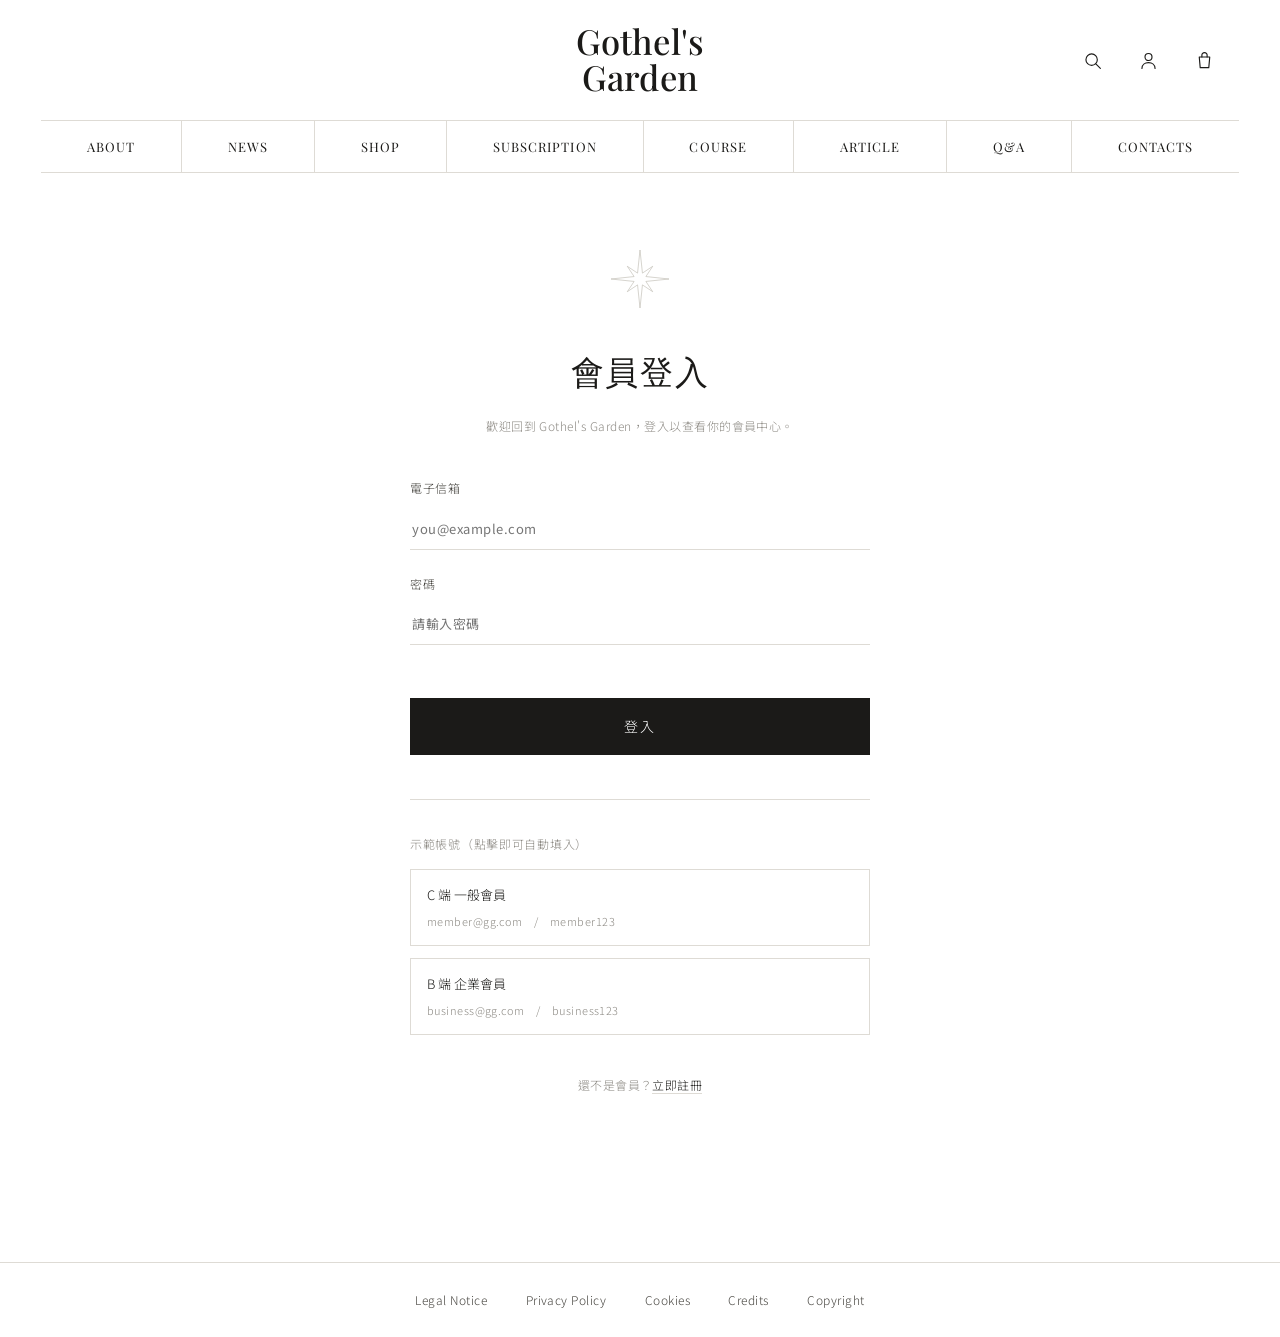
<file: login.html>
<!DOCTYPE html>
<html lang="zh-Hant" class="js anim-in">
<head>
<meta charset="utf-8">
<meta name="viewport" content="width=device-width, initial-scale=1">
<title>會員登入｜Gothel's Garden</title>
<meta name="description" content="Gothel's Garden 會員登入。">
<meta name="theme-color" content="#ffffff">
<link rel="preconnect" href="https://fonts.googleapis.com">
<link rel="preconnect" href="https://fonts.gstatic.com" crossorigin>
<link rel="stylesheet"
      href="https://fonts.googleapis.com/css2?family=Playfair+Display:wght@400;500;600&family=Noto+Sans+TC:wght@300;400;500;700&display=swap"
      media="print" onload="this.media='all'">
<noscript><link rel="stylesheet" href="https://fonts.googleapis.com/css2?family=Playfair+Display:wght@400;500;600&family=Noto+Sans+TC:wght@300;400;500;700&display=swap"></noscript>
<link rel="stylesheet" href="assets/css/style.css">
</head>
<body>

<a class="skip-link" href="#main">跳至主要內容</a>

<svg class="svg-defs" aria-hidden="true" focusable="false"><defs>
  <polygon id="star8" points="50,0 54.21,39.84 71.92,28.08 60.16,45.79 100,50 60.16,54.21 71.92,71.92 54.21,60.16 50,100 45.79,60.16 28.08,71.92 39.84,54.21 0,50 39.84,45.79 28.08,28.08 45.79,39.84"/>
  <polygon id="star4" points="50,0 58.49,41.51 100,50 58.49,58.49 50,100 41.51,58.49 0,50 41.51,41.51"/>
</defs></svg>

<header class="site-header" id="siteHeader">
  <div class="header-bar"><div class="shell">
    <button class="nav-toggle" id="navToggle" aria-label="開啟選單" aria-expanded="false" aria-controls="mainNav"><span></span><span></span><span></span></button>
    <a class="brand" href="index.html" aria-label="Gothel's Garden 首頁"><span>Gothel's</span><span>Garden</span></a>
    <div class="header-tools">
      <button class="icon-btn" id="searchToggle" aria-label="搜尋" aria-expanded="false" aria-controls="searchPanel"><svg viewBox="0 0 24 24" aria-hidden="true"><circle cx="11" cy="11" r="6.5"/><line x1="15.8" y1="15.8" x2="21" y2="21"/></svg></button>
      <a class="icon-btn" href="member.html" aria-label="會員中心"><svg viewBox="0 0 24 24" aria-hidden="true"><circle cx="12" cy="8" r="4"/><path d="M4.5 21c0-4.2 3.4-6.6 7.5-6.6s7.5 2.4 7.5 6.6"/></svg></a>
      <a class="icon-btn icon-btn--cart" href="cart.html" aria-label="購物車"><svg viewBox="0 0 24 24" aria-hidden="true"><path d="M6 8h12l-1.1 12.2H7.1z"/><path d="M9 8V6.2A3 3 0 0 1 12 3a3 3 0 0 1 3 3.2V8"/></svg><span class="cart-count" id="cartCount" hidden>0</span></a>
    </div>
  </div></div>
  <div class="search-panel" id="searchPanel" hidden>
    <form class="shell search-form" role="search" onsubmit="return false">
      <input type="search" id="searchInput" placeholder="搜尋麵包、課程或文章…" aria-label="搜尋網站">
      <button type="submit" class="btn-line">搜尋</button>
    </form>
  </div>
  <nav class="main-nav" id="mainNav" aria-label="主要導覽">
    <ul class="shell">
      <li><a href="index.html#about">ABOUT</a></li><li class="nav-sep" aria-hidden="true"></li>
      <li><a href="index.html#news">NEWS</a></li><li class="nav-sep" aria-hidden="true"></li>
      <li><a href="index.html#shop">SHOP</a></li><li class="nav-sep" aria-hidden="true"></li>
      <li><a href="index.html#subscription">SUBSCRIPTION</a></li><li class="nav-sep" aria-hidden="true"></li>
      <li><a href="index.html#course">COURSE</a></li><li class="nav-sep" aria-hidden="true"></li>
      <li><a href="index.html#article">ARTICLE</a></li><li class="nav-sep" aria-hidden="true"></li>
      <li><a href="index.html#qa">Q&amp;A</a></li><li class="nav-sep" aria-hidden="true"></li>
      <li><a href="index.html#contacts">CONTACTS</a></li>
    </ul>
  </nav>
</header>
<div class="header-spacer" aria-hidden="true"></div>

<main id="main">
  <section class="flow">
    <div class="shell">
      <div class="auth">
        <svg class="star" viewBox="0 0 100 100" aria-hidden="true"><use href="#star8"/></svg>
        <h1 class="auth__title">會員登入</h1>
        <p class="auth__sub">歡迎回到 Gothel's Garden，登入以查看你的會員中心。</p>

        <form class="auth__form" id="loginForm" novalidate>
          <div class="field">
            <label for="email">電子信箱</label>
            <input id="email" name="email" type="email" autocomplete="username" placeholder="you@example.com" required>
          </div>
          <div class="field">
            <label for="password">密碼</label>
            <input id="password" name="password" type="password" autocomplete="current-password" placeholder="請輸入密碼" required>
          </div>
          <p class="auth__err" id="loginErr" role="alert"></p>
          <button class="btn btn--primary btn--full" type="submit">登入</button>
        </form>

        <div class="auth__demo">
          <p class="auth__demo-title">示範帳號（點擊即可自動填入）</p>
          <div class="auth__demo-list" id="demoList"></div>
        </div>

        <p class="auth__foot">還不是會員？<a href="#">立即註冊</a></p>
      </div>
    </div>
  </section>
</main>

<footer class="site-footer">
  <div class="footer__bottom"><ul class="shell">
    <li><a href="#">Legal Notice</a></li><li><a href="#">Privacy Policy</a></li><li><a href="#">Cookies</a></li><li><a href="#">Credits</a></li><li><a href="#">Copyright</a></li>
  </ul></div>
</footer>

<div class="toast" id="toast" role="status" aria-live="polite"></div>

<script src="assets/js/store.js"></script>
<script src="assets/js/auth.js"></script>
<script src="assets/js/site.js"></script>
<script src="assets/js/login.js"></script>
</body>
</html>
</file>
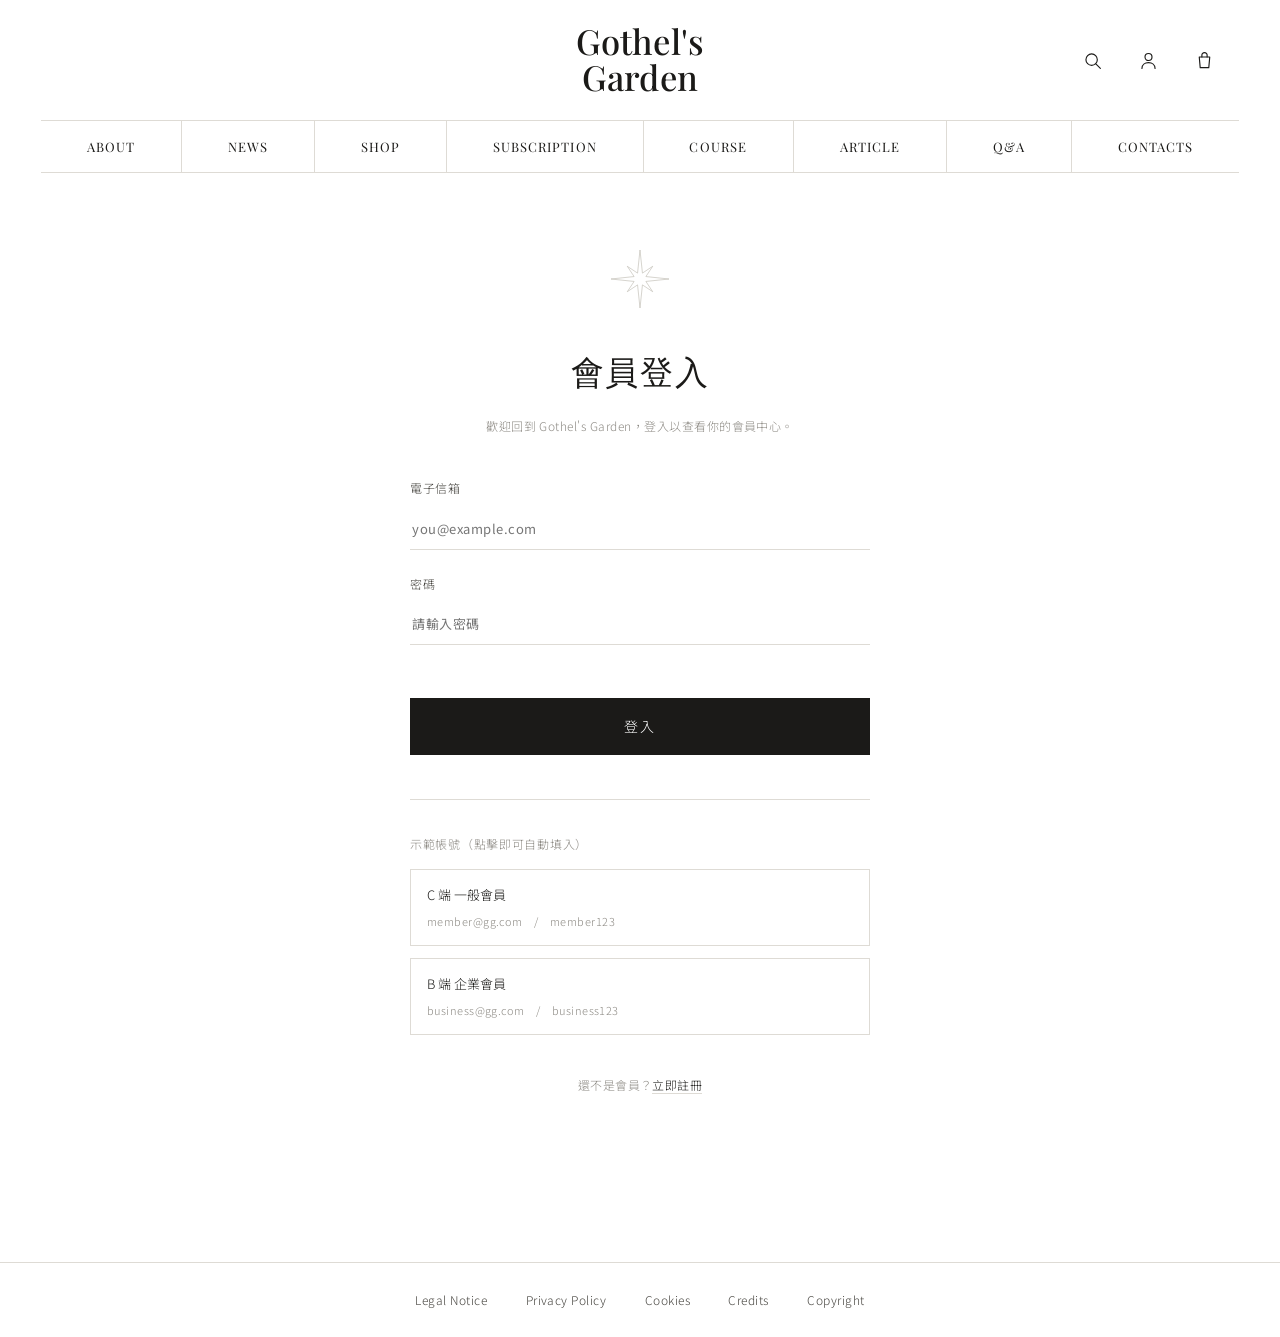
<file: member.html>
<!DOCTYPE html>
<html lang="zh-Hant" class="js anim-in">
<head>
<meta charset="utf-8">
<meta name="viewport" content="width=device-width, initial-scale=1">
<title>會員中心｜Gothel's Garden</title>
<meta name="description" content="Gothel's Garden 會員中心。">
<meta name="theme-color" content="#ffffff">
<link rel="preconnect" href="https://fonts.googleapis.com">
<link rel="preconnect" href="https://fonts.gstatic.com" crossorigin>
<link rel="stylesheet"
      href="https://fonts.googleapis.com/css2?family=Playfair+Display:wght@400;500;600&family=Noto+Sans+TC:wght@300;400;500;700&display=swap"
      media="print" onload="this.media='all'">
<noscript><link rel="stylesheet" href="https://fonts.googleapis.com/css2?family=Playfair+Display:wght@400;500;600&family=Noto+Sans+TC:wght@300;400;500;700&display=swap"></noscript>
<link rel="stylesheet" href="assets/css/style.css">
</head>
<body>

<a class="skip-link" href="#main">跳至主要內容</a>

<svg class="svg-defs" aria-hidden="true" focusable="false"><defs>
  <polygon id="star8" points="50,0 54.21,39.84 71.92,28.08 60.16,45.79 100,50 60.16,54.21 71.92,71.92 54.21,60.16 50,100 45.79,60.16 28.08,71.92 39.84,54.21 0,50 39.84,45.79 28.08,28.08 45.79,39.84"/>
  <polygon id="star4" points="50,0 58.49,41.51 100,50 58.49,58.49 50,100 41.51,58.49 0,50 41.51,41.51"/>
</defs></svg>

<header class="site-header" id="siteHeader">
  <div class="header-bar"><div class="shell">
    <button class="nav-toggle" id="navToggle" aria-label="開啟選單" aria-expanded="false" aria-controls="mainNav"><span></span><span></span><span></span></button>
    <a class="brand" href="index.html" aria-label="Gothel's Garden 首頁"><span>Gothel's</span><span>Garden</span></a>
    <div class="header-tools">
      <button class="icon-btn" id="searchToggle" aria-label="搜尋" aria-expanded="false" aria-controls="searchPanel"><svg viewBox="0 0 24 24" aria-hidden="true"><circle cx="11" cy="11" r="6.5"/><line x1="15.8" y1="15.8" x2="21" y2="21"/></svg></button>
      <a class="icon-btn" href="member.html" aria-label="會員中心"><svg viewBox="0 0 24 24" aria-hidden="true"><circle cx="12" cy="8" r="4"/><path d="M4.5 21c0-4.2 3.4-6.6 7.5-6.6s7.5 2.4 7.5 6.6"/></svg></a>
      <a class="icon-btn icon-btn--cart" href="cart.html" aria-label="購物車"><svg viewBox="0 0 24 24" aria-hidden="true"><path d="M6 8h12l-1.1 12.2H7.1z"/><path d="M9 8V6.2A3 3 0 0 1 12 3a3 3 0 0 1 3 3.2V8"/></svg><span class="cart-count" id="cartCount" hidden>0</span></a>
    </div>
  </div></div>
  <div class="search-panel" id="searchPanel" hidden>
    <form class="shell search-form" role="search" onsubmit="return false">
      <input type="search" id="searchInput" placeholder="搜尋麵包、課程或文章…" aria-label="搜尋網站">
      <button type="submit" class="btn-line">搜尋</button>
    </form>
  </div>
  <nav class="main-nav" id="mainNav" aria-label="主要導覽">
    <ul class="shell">
      <li><a href="index.html#about">ABOUT</a></li><li class="nav-sep" aria-hidden="true"></li>
      <li><a href="index.html#news">NEWS</a></li><li class="nav-sep" aria-hidden="true"></li>
      <li><a href="index.html#shop">SHOP</a></li><li class="nav-sep" aria-hidden="true"></li>
      <li><a href="index.html#subscription">SUBSCRIPTION</a></li><li class="nav-sep" aria-hidden="true"></li>
      <li><a href="index.html#course">COURSE</a></li><li class="nav-sep" aria-hidden="true"></li>
      <li><a href="index.html#article">ARTICLE</a></li><li class="nav-sep" aria-hidden="true"></li>
      <li><a href="index.html#qa">Q&amp;A</a></li><li class="nav-sep" aria-hidden="true"></li>
      <li><a href="index.html#contacts">CONTACTS</a></li>
    </ul>
  </nav>
</header>
<div class="header-spacer" aria-hidden="true"></div>

<main id="main">
  <section class="flow">
    <div class="shell">
      <h1 class="flow__title">會員中心</h1>
      <div class="member">
        <aside class="member__side">
          <div class="member__card" id="memberCard"></div>
          <nav class="member__nav" id="memberNav" aria-label="會員功能"></nav>
          <button class="btn btn--line member__logout" type="button" id="logoutBtn">登出</button>
        </aside>
        <div class="member__content" id="memberContent"></div>
      </div>
    </div>
  </section>
</main>

<footer class="site-footer" id="contacts">
  <div class="divider divider--footer" aria-hidden="true"><svg class="star star--divider" viewBox="0 0 100 100"><use href="#star8"/></svg></div>
  <div class="shell footer__grid">
    <div class="footer__brand">
      <p class="brand brand--footer"><span>Gothel's</span><span>Garden</span></p>
      <div class="socials">
        <a href="#" aria-label="Facebook"><svg viewBox="0 0 24 24" aria-hidden="true"><path d="M14.6 8.4h2V5.6h-2c-2 0-3.3 1.3-3.3 3.3v1.5H9.4v2.8h1.9V21h2.8v-7.8h2l.4-2.8h-2.4V9.2c0-.5.2-.8.5-.8z"/></svg></a>
        <a href="#" aria-label="Instagram"><svg viewBox="0 0 24 24" aria-hidden="true"><rect x="4" y="4" width="16" height="16" rx="5"/><circle cx="12" cy="12" r="3.6"/><circle cx="17.1" cy="6.9" r="1.1" fill="currentColor" stroke="none"/></svg></a>
      </div>
    </div>
    <nav class="footer__col"><h3>SHOP</h3><ul>
      <li><a href="index.html#shop">麵包種類</a></li><li><a href="index.html#shop">西點種類</a></li>
      <li><a href="index.html#shop">咖啡與飲品</a></li><li><a href="index.html#shop">節慶禮盒</a></li><li><a href="index.html#shop">季節限定</a></li>
    </ul></nav>
    <nav class="footer__col"><h3>SUBSCRIPTION</h3><ul>
      <li><a href="index.html#subscription">每週麵包箱</a></li><li><a href="index.html#subscription">經典可頌計畫</a></li>
      <li><a href="index.html#subscription">週末早午餐組</a></li><li><a href="index.html#subscription">單品咖啡訂閱</a></li>
      <li><a href="index.html#subscription">企業定期配送</a></li><li><a href="index.html#subscription">送禮訂閱</a></li>
    </ul></nav>
    <nav class="footer__col"><h3>COURSE</h3><ul>
      <li><a href="index.html#course">家庭烘焙入門</a></li><li><a href="index.html#course">法式可頌專班</a></li><li><a href="index.html#course">天然酵母養成</a></li>
    </ul></nav>
    <div class="footer__news">
      <h3>訂閱電子報</h3>
      <form class="news-form" id="newsForm" novalidate>
        <label class="sr-only" for="newsEmail">電子信箱</label>
        <input type="email" id="newsEmail" name="email" placeholder="輸入信箱" autocomplete="email" required>
        <button type="submit" class="btn-line">訂閱</button>
      </form>
      <p class="news-msg" id="newsMsg" role="status" aria-live="polite"></p>
    </div>
  </div>
  <div class="footer__bottom"><ul class="shell">
    <li><a href="#">Legal Notice</a></li><li><a href="#">Privacy Policy</a></li><li><a href="#">Cookies</a></li><li><a href="#">Credits</a></li><li><a href="#">Copyright</a></li>
  </ul></div>
</footer>

<div class="toast" id="toast" role="status" aria-live="polite"></div>

<script src="assets/js/store.js"></script>
<script src="assets/js/auth.js"></script>
<script src="assets/js/site.js"></script>
<script src="assets/js/member.js"></script>
</body>
</html>
</file>
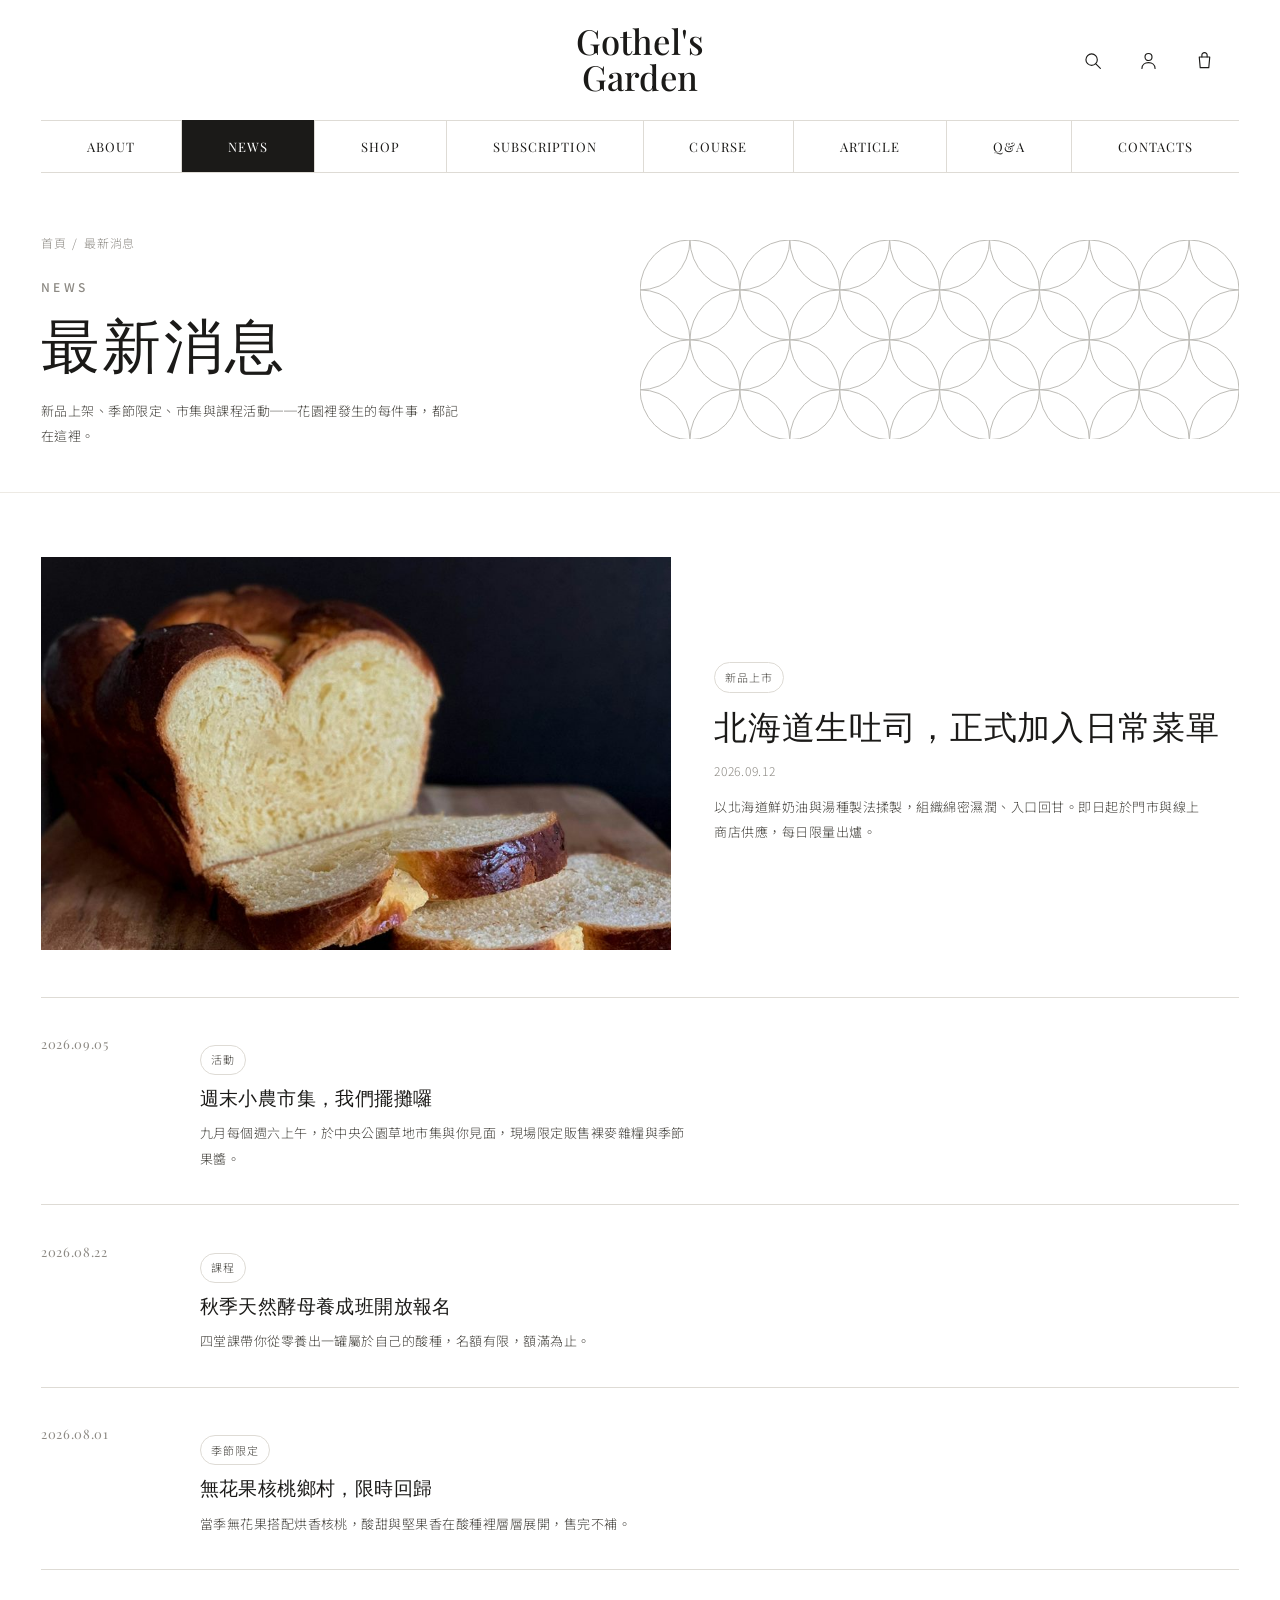
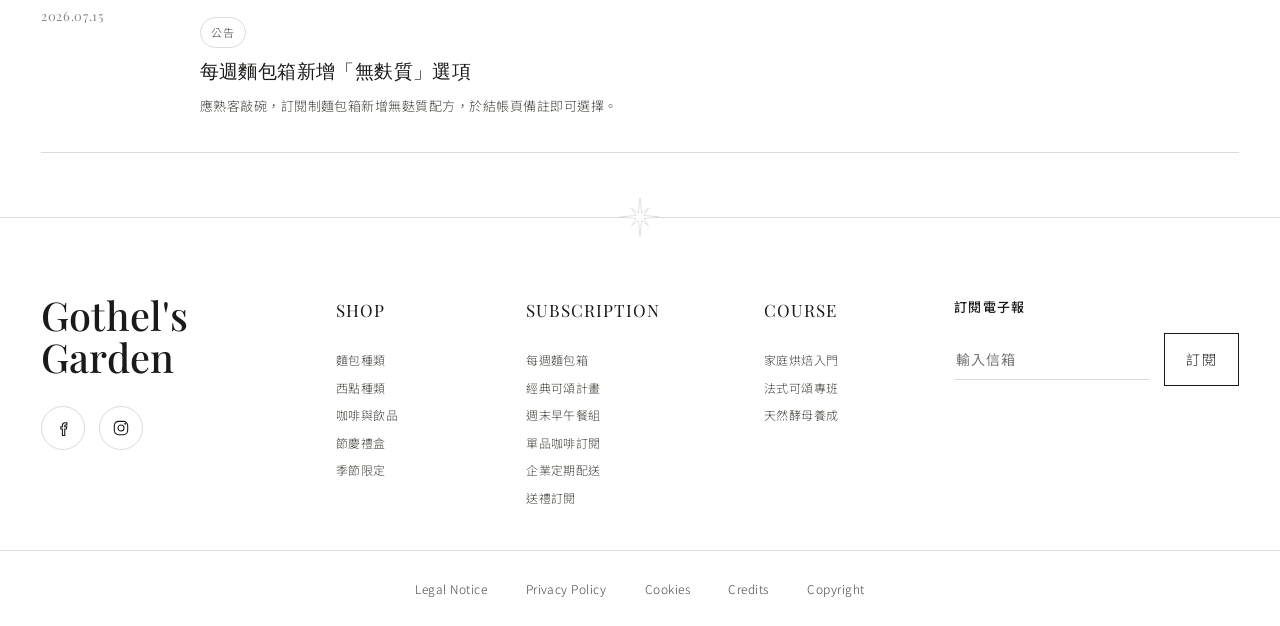
<file: news.html>
<!DOCTYPE html>
<html lang="zh-Hant" class="js anim-in">
<head>
<meta charset="utf-8">
<meta name="viewport" content="width=device-width, initial-scale=1">
<title>最新消息 NEWS｜Gothel's Garden</title>
<meta name="description" content="Gothel's Garden 最新消息：新品、活動與季節限定。">
<meta name="theme-color" content="#ffffff">
<link rel="preconnect" href="https://fonts.googleapis.com">
<link rel="preconnect" href="https://fonts.gstatic.com" crossorigin>
<link rel="stylesheet"
      href="https://fonts.googleapis.com/css2?family=Playfair+Display:wght@400;500;600&family=Noto+Sans+TC:wght@300;400;500;700&display=swap"
      media="print" onload="this.media='all'">
<noscript><link rel="stylesheet" href="https://fonts.googleapis.com/css2?family=Playfair+Display:wght@400;500;600&family=Noto+Sans+TC:wght@300;400;500;700&display=swap"></noscript>
<link rel="stylesheet" href="assets/css/style.css">
</head>
<body>

<a class="skip-link" href="#main">跳至主要內容</a>

<svg class="svg-defs" aria-hidden="true" focusable="false"><defs>
  <polygon id="star8" points="50,0 54.21,39.84 71.92,28.08 60.16,45.79 100,50 60.16,54.21 71.92,71.92 54.21,60.16 50,100 45.79,60.16 28.08,71.92 39.84,54.21 0,50 39.84,45.79 28.08,28.08 45.79,39.84"/>
  <polygon id="star4" points="50,0 58.49,41.51 100,50 58.49,58.49 50,100 41.51,58.49 0,50 41.51,41.51"/>
</defs></svg>

<header class="site-header" id="siteHeader">
  <div class="header-bar"><div class="shell">
    <button class="nav-toggle" id="navToggle" aria-label="開啟選單" aria-expanded="false" aria-controls="mainNav"><span></span><span></span><span></span></button>
    <a class="brand" href="index.html" aria-label="Gothel's Garden 首頁"><span>Gothel's</span><span>Garden</span></a>
    <div class="header-tools">
      <button class="icon-btn" id="searchToggle" aria-label="搜尋" aria-expanded="false" aria-controls="searchPanel"><svg viewBox="0 0 24 24" aria-hidden="true"><circle cx="11" cy="11" r="6.5"/><line x1="15.8" y1="15.8" x2="21" y2="21"/></svg></button>
      <a class="icon-btn" href="member.html" aria-label="會員中心"><svg viewBox="0 0 24 24" aria-hidden="true"><circle cx="12" cy="8" r="4"/><path d="M4.5 21c0-4.2 3.4-6.6 7.5-6.6s7.5 2.4 7.5 6.6"/></svg></a>
      <a class="icon-btn icon-btn--cart" href="cart.html" aria-label="購物車"><svg viewBox="0 0 24 24" aria-hidden="true"><path d="M6 8h12l-1.1 12.2H7.1z"/><path d="M9 8V6.2A3 3 0 0 1 12 3a3 3 0 0 1 3 3.2V8"/></svg><span class="cart-count" id="cartCount" hidden>0</span></a>
    </div>
  </div></div>
  <div class="search-panel" id="searchPanel" hidden>
    <form class="shell search-form" role="search" onsubmit="return false">
      <input type="search" id="searchInput" placeholder="搜尋麵包、課程或文章…" aria-label="搜尋網站">
      <button type="submit" class="btn-line">搜尋</button>
    </form>
  </div>
  <nav class="main-nav" id="mainNav" aria-label="主要導覽">
    <ul class="shell">
      <li><a href="about.html">ABOUT</a></li><li class="nav-sep" aria-hidden="true"></li>
      <li><a href="news.html" aria-current="page">NEWS</a></li><li class="nav-sep" aria-hidden="true"></li>
      <li><a href="shop.html">SHOP</a></li><li class="nav-sep" aria-hidden="true"></li>
      <li><a href="subscription.html">SUBSCRIPTION</a></li><li class="nav-sep" aria-hidden="true"></li>
      <li><a href="course.html">COURSE</a></li><li class="nav-sep" aria-hidden="true"></li>
      <li><a href="article.html">ARTICLE</a></li><li class="nav-sep" aria-hidden="true"></li>
      <li><a href="qa.html">Q&amp;A</a></li><li class="nav-sep" aria-hidden="true"></li>
      <li><a href="contacts.html">CONTACTS</a></li>
    </ul>
  </nav>
</header>
<div class="header-spacer" aria-hidden="true"></div>

<main id="main">
  <section class="page-head">
    <div class="shell page-head__inner">
      <div class="page-head__text">
      <p class="page-head__crumb"><a href="index.html">首頁</a><span>/</span>最新消息</p>
      <p class="page-head__kicker">News</p>
      <h1 class="page-head__title">最新消息</h1>
      <p class="page-head__lead">新品上架、季節限定、市集與課程活動──花園裡發生的每件事，都記在這裡。</p></div>
      <div class="deco-lattice" data-deco aria-hidden="true">
      <svg class="deco-lattice__svg" viewBox="0 0 312 104" fill="none" preserveAspectRatio="xMidYMid meet" aria-hidden="true" focusable="false">
        <g class="deco-lattice__grid">
        <path class="deco-star" pathLength="1" vector-effect="non-scaling-stroke" style="--d:250ms" d="M -26 0 a 26 26 0 1 0 52 0 a 26 26 0 1 0 -52 0 Z"/>
        <path class="deco-star" pathLength="1" vector-effect="non-scaling-stroke" style="--d:420ms" d="M 26 0 a 26 26 0 1 0 52 0 a 26 26 0 1 0 -52 0 Z"/>
        <path class="deco-star" pathLength="1" vector-effect="non-scaling-stroke" style="--d:590ms" d="M 78 0 a 26 26 0 1 0 52 0 a 26 26 0 1 0 -52 0 Z"/>
        <path class="deco-star" pathLength="1" vector-effect="non-scaling-stroke" style="--d:760ms" d="M 130 0 a 26 26 0 1 0 52 0 a 26 26 0 1 0 -52 0 Z"/>
        <path class="deco-star" pathLength="1" vector-effect="non-scaling-stroke" style="--d:930ms" d="M 182 0 a 26 26 0 1 0 52 0 a 26 26 0 1 0 -52 0 Z"/>
        <path class="deco-star" pathLength="1" vector-effect="non-scaling-stroke" style="--d:1100ms" d="M 234 0 a 26 26 0 1 0 52 0 a 26 26 0 1 0 -52 0 Z"/>
        <path class="deco-star" pathLength="1" vector-effect="non-scaling-stroke" style="--d:1270ms" d="M 286 0 a 26 26 0 1 0 52 0 a 26 26 0 1 0 -52 0 Z"/>
        <path class="deco-star" pathLength="1" vector-effect="non-scaling-stroke" style="--d:435ms" d="M 0 26 a 26 26 0 1 0 52 0 a 26 26 0 1 0 -52 0 Z"/>
        <path class="deco-star" pathLength="1" vector-effect="non-scaling-stroke" style="--d:605ms" d="M 52 26 a 26 26 0 1 0 52 0 a 26 26 0 1 0 -52 0 Z"/>
        <path class="deco-star" pathLength="1" vector-effect="non-scaling-stroke" style="--d:775ms" d="M 104 26 a 26 26 0 1 0 52 0 a 26 26 0 1 0 -52 0 Z"/>
        <path class="deco-star" pathLength="1" vector-effect="non-scaling-stroke" style="--d:945ms" d="M 156 26 a 26 26 0 1 0 52 0 a 26 26 0 1 0 -52 0 Z"/>
        <path class="deco-star" pathLength="1" vector-effect="non-scaling-stroke" style="--d:1115ms" d="M 208 26 a 26 26 0 1 0 52 0 a 26 26 0 1 0 -52 0 Z"/>
        <path class="deco-star" pathLength="1" vector-effect="non-scaling-stroke" style="--d:1285ms" d="M 260 26 a 26 26 0 1 0 52 0 a 26 26 0 1 0 -52 0 Z"/>
        <path class="deco-star" pathLength="1" vector-effect="non-scaling-stroke" style="--d:450ms" d="M -26 52 a 26 26 0 1 0 52 0 a 26 26 0 1 0 -52 0 Z"/>
        <path class="deco-star" pathLength="1" vector-effect="non-scaling-stroke" style="--d:620ms" d="M 26 52 a 26 26 0 1 0 52 0 a 26 26 0 1 0 -52 0 Z"/>
        <path class="deco-star" pathLength="1" vector-effect="non-scaling-stroke" style="--d:790ms" d="M 78 52 a 26 26 0 1 0 52 0 a 26 26 0 1 0 -52 0 Z"/>
        <path class="deco-star" pathLength="1" vector-effect="non-scaling-stroke" style="--d:960ms" d="M 130 52 a 26 26 0 1 0 52 0 a 26 26 0 1 0 -52 0 Z"/>
        <path class="deco-star" pathLength="1" vector-effect="non-scaling-stroke" style="--d:1130ms" d="M 182 52 a 26 26 0 1 0 52 0 a 26 26 0 1 0 -52 0 Z"/>
        <path class="deco-star" pathLength="1" vector-effect="non-scaling-stroke" style="--d:1300ms" d="M 234 52 a 26 26 0 1 0 52 0 a 26 26 0 1 0 -52 0 Z"/>
        <path class="deco-star" pathLength="1" vector-effect="non-scaling-stroke" style="--d:1470ms" d="M 286 52 a 26 26 0 1 0 52 0 a 26 26 0 1 0 -52 0 Z"/>
        <path class="deco-star" pathLength="1" vector-effect="non-scaling-stroke" style="--d:635ms" d="M 0 78 a 26 26 0 1 0 52 0 a 26 26 0 1 0 -52 0 Z"/>
        <path class="deco-star" pathLength="1" vector-effect="non-scaling-stroke" style="--d:805ms" d="M 52 78 a 26 26 0 1 0 52 0 a 26 26 0 1 0 -52 0 Z"/>
        <path class="deco-star" pathLength="1" vector-effect="non-scaling-stroke" style="--d:975ms" d="M 104 78 a 26 26 0 1 0 52 0 a 26 26 0 1 0 -52 0 Z"/>
        <path class="deco-star" pathLength="1" vector-effect="non-scaling-stroke" style="--d:1145ms" d="M 156 78 a 26 26 0 1 0 52 0 a 26 26 0 1 0 -52 0 Z"/>
        <path class="deco-star" pathLength="1" vector-effect="non-scaling-stroke" style="--d:1315ms" d="M 208 78 a 26 26 0 1 0 52 0 a 26 26 0 1 0 -52 0 Z"/>
        <path class="deco-star" pathLength="1" vector-effect="non-scaling-stroke" style="--d:1485ms" d="M 260 78 a 26 26 0 1 0 52 0 a 26 26 0 1 0 -52 0 Z"/>
        <path class="deco-star" pathLength="1" vector-effect="non-scaling-stroke" style="--d:650ms" d="M -26 104 a 26 26 0 1 0 52 0 a 26 26 0 1 0 -52 0 Z"/>
        <path class="deco-star" pathLength="1" vector-effect="non-scaling-stroke" style="--d:820ms" d="M 26 104 a 26 26 0 1 0 52 0 a 26 26 0 1 0 -52 0 Z"/>
        <path class="deco-star" pathLength="1" vector-effect="non-scaling-stroke" style="--d:990ms" d="M 78 104 a 26 26 0 1 0 52 0 a 26 26 0 1 0 -52 0 Z"/>
        <path class="deco-star" pathLength="1" vector-effect="non-scaling-stroke" style="--d:1160ms" d="M 130 104 a 26 26 0 1 0 52 0 a 26 26 0 1 0 -52 0 Z"/>
        <path class="deco-star" pathLength="1" vector-effect="non-scaling-stroke" style="--d:1330ms" d="M 182 104 a 26 26 0 1 0 52 0 a 26 26 0 1 0 -52 0 Z"/>
        <path class="deco-star" pathLength="1" vector-effect="non-scaling-stroke" style="--d:1500ms" d="M 234 104 a 26 26 0 1 0 52 0 a 26 26 0 1 0 -52 0 Z"/>
        <path class="deco-star" pathLength="1" vector-effect="non-scaling-stroke" style="--d:1670ms" d="M 286 104 a 26 26 0 1 0 52 0 a 26 26 0 1 0 -52 0 Z"/>
        </g>
      </svg>
    </div>
    </div>
  </section>

  <section class="page-section">
    <div class="shell">
      <article class="feature-post reveal">
        <div class="feature-post__media"><img src="assets/img/p-07.jpg" alt="剛出爐的北海道生吐司" width="1200" height="750" loading="lazy"></div>
        <div>
          <span class="tag">新品上市</span>
          <h2 class="feature-post__title">北海道生吐司，正式加入日常菜單</h2>
          <p class="meta">2026.09.12</p>
          <p class="news-item__excerpt">以北海道鮮奶油與湯種製法揉製，組織綿密濕潤、入口回甘。即日起於門市與線上商店供應，每日限量出爐。</p>
        </div>
      </article>

      <ul class="news-list">
        <li class="news-item">
          <div class="news-item__date">2026.09.05</div>
          <div>
            <div class="news-item__tags"><span class="tag">活動</span></div>
            <h3 class="news-item__title"><a href="#">週末小農市集，我們擺攤囉</a></h3>
            <p class="news-item__excerpt">九月每個週六上午，於中央公園草地市集與你見面，現場限定販售裸麥雜糧與季節果醬。</p>
          </div>
        </li>
        <li class="news-item">
          <div class="news-item__date">2026.08.22</div>
          <div>
            <div class="news-item__tags"><span class="tag">課程</span></div>
            <h3 class="news-item__title"><a href="course.html">秋季天然酵母養成班開放報名</a></h3>
            <p class="news-item__excerpt">四堂課帶你從零養出一罐屬於自己的酸種，名額有限，額滿為止。</p>
          </div>
        </li>
        <li class="news-item">
          <div class="news-item__date">2026.08.01</div>
          <div>
            <div class="news-item__tags"><span class="tag">季節限定</span></div>
            <h3 class="news-item__title"><a href="#">無花果核桃鄉村，限時回歸</a></h3>
            <p class="news-item__excerpt">當季無花果搭配烘香核桃，酸甜與堅果香在酸種裡層層展開，售完不補。</p>
          </div>
        </li>
        <li class="news-item">
          <div class="news-item__date">2026.07.15</div>
          <div>
            <div class="news-item__tags"><span class="tag">公告</span></div>
            <h3 class="news-item__title"><a href="#">每週麵包箱新增「無麩質」選項</a></h3>
            <p class="news-item__excerpt">應熟客敲碗，訂閱制麵包箱新增無麩質配方，於結帳頁備註即可選擇。</p>
          </div>
        </li>
      </ul>
    </div>
  </section>
</main>

<footer class="site-footer">
  <div class="divider divider--footer" aria-hidden="true"><svg class="star star--divider" viewBox="0 0 100 100"><use href="#star8"/></svg></div>
  <div class="shell footer__grid">
    <div class="footer__brand">
      <p class="brand brand--footer"><span>Gothel's</span><span>Garden</span></p>
      <div class="socials">
        <a href="#" aria-label="Facebook"><svg viewBox="0 0 24 24" aria-hidden="true"><path d="M14.6 8.4h2V5.6h-2c-2 0-3.3 1.3-3.3 3.3v1.5H9.4v2.8h1.9V21h2.8v-7.8h2l.4-2.8h-2.4V9.2c0-.5.2-.8.5-.8z"/></svg></a>
        <a href="#" aria-label="Instagram"><svg viewBox="0 0 24 24" aria-hidden="true"><rect x="4" y="4" width="16" height="16" rx="5"/><circle cx="12" cy="12" r="3.6"/><circle cx="17.1" cy="6.9" r="1.1" fill="currentColor" stroke="none"/></svg></a>
      </div>
    </div>
    <nav class="footer__col"><h3>SHOP</h3><ul>
      <li><a href="shop.html">麵包種類</a></li><li><a href="shop.html">西點種類</a></li>
      <li><a href="shop.html">咖啡與飲品</a></li><li><a href="shop.html">節慶禮盒</a></li><li><a href="shop.html">季節限定</a></li>
    </ul></nav>
    <nav class="footer__col"><h3>SUBSCRIPTION</h3><ul>
      <li><a href="subscription.html">每週麵包箱</a></li><li><a href="subscription.html">經典可頌計畫</a></li>
      <li><a href="subscription.html">週末早午餐組</a></li><li><a href="subscription.html">單品咖啡訂閱</a></li>
      <li><a href="subscription.html">企業定期配送</a></li><li><a href="subscription.html">送禮訂閱</a></li>
    </ul></nav>
    <nav class="footer__col"><h3>COURSE</h3><ul>
      <li><a href="course.html">家庭烘焙入門</a></li><li><a href="course.html">法式可頌專班</a></li><li><a href="course.html">天然酵母養成</a></li>
    </ul></nav>
    <div class="footer__news">
      <h3>訂閱電子報</h3>
      <form class="news-form" id="newsForm" novalidate>
        <label class="sr-only" for="newsEmail">電子信箱</label>
        <input type="email" id="newsEmail" name="email" placeholder="輸入信箱" autocomplete="email" required>
        <button type="submit" class="btn-line">訂閱</button>
      </form>
      <p class="news-msg" id="newsMsg" role="status" aria-live="polite"></p>
    </div>
  </div>
  <div class="footer__bottom"><ul class="shell">
    <li><a href="#">Legal Notice</a></li><li><a href="#">Privacy Policy</a></li><li><a href="#">Cookies</a></li><li><a href="#">Credits</a></li><li><a href="#">Copyright</a></li>
  </ul></div>
</footer>

<div class="toast" id="toast" role="status" aria-live="polite"></div>

<script src="assets/js/store.js"></script>
<script src="assets/js/site.js"></script>
<script src="assets/js/deco.js"></script>
</body>
</html>
</file>
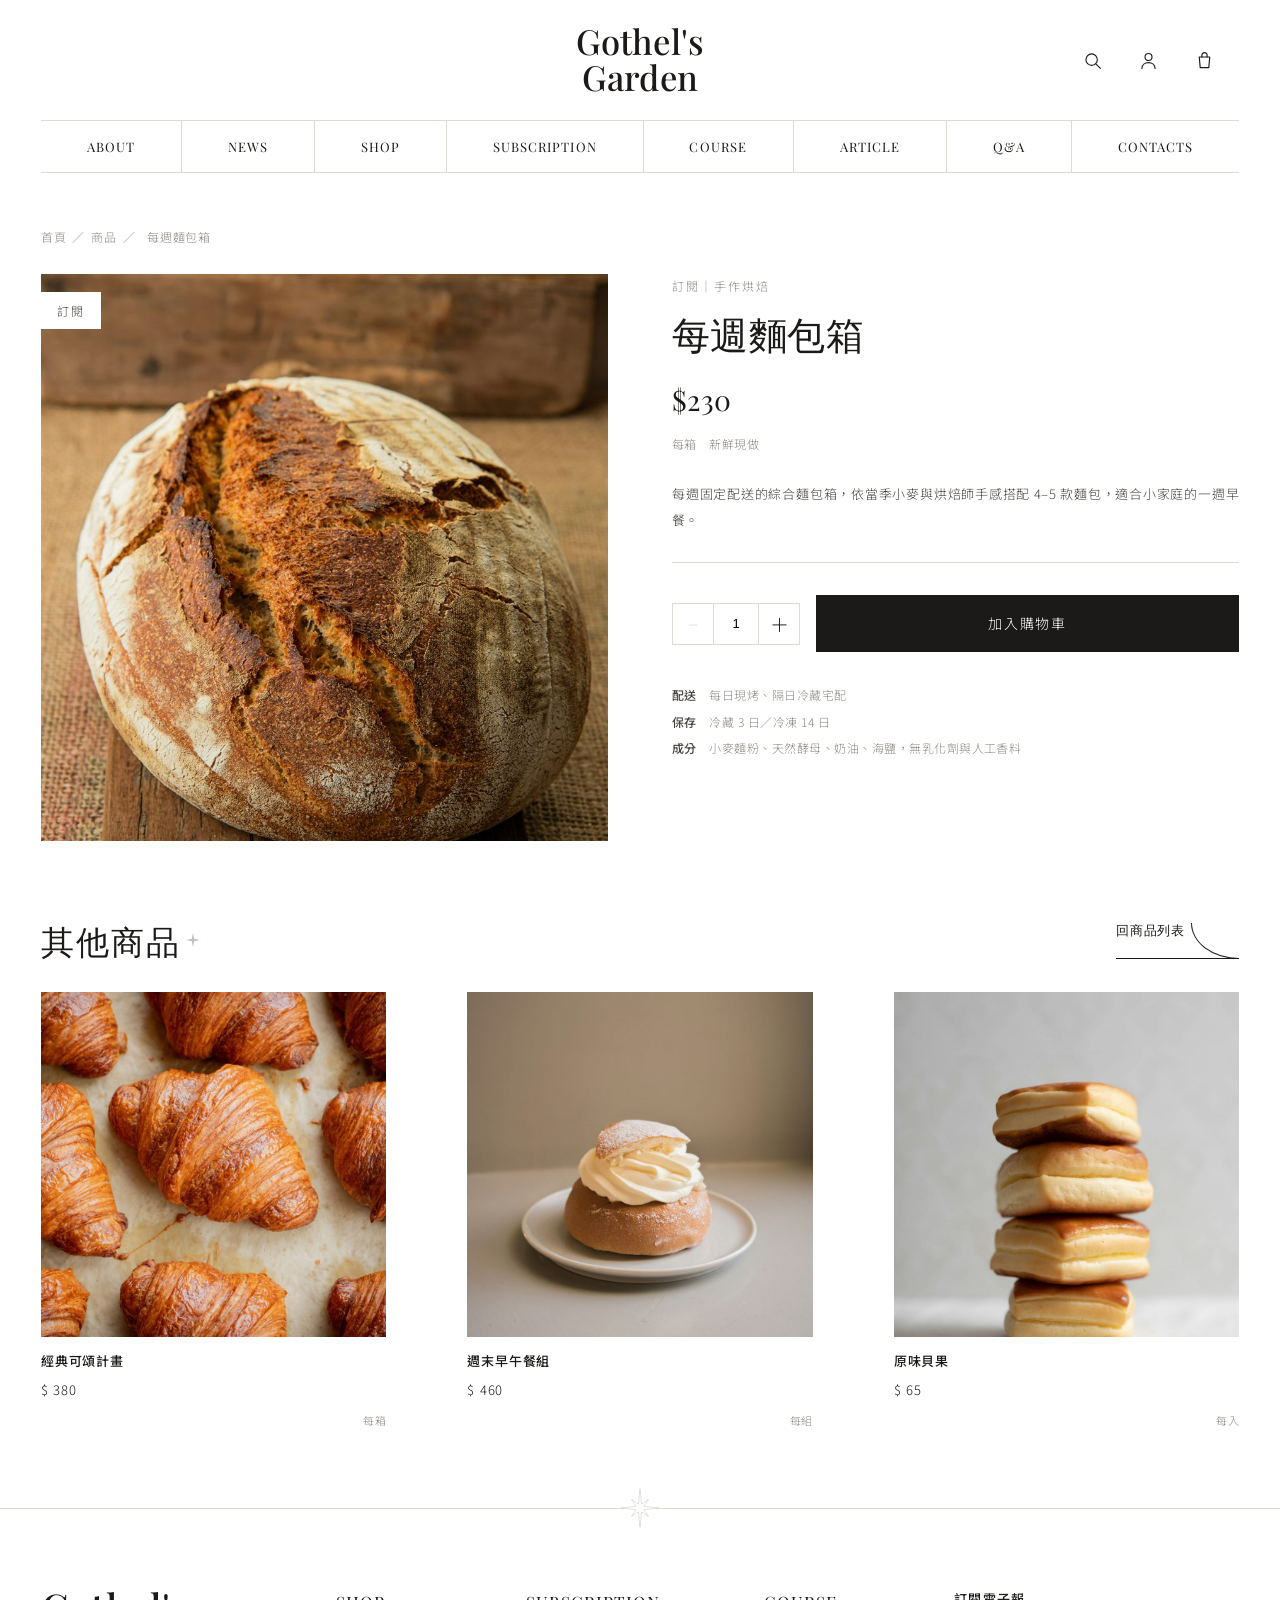
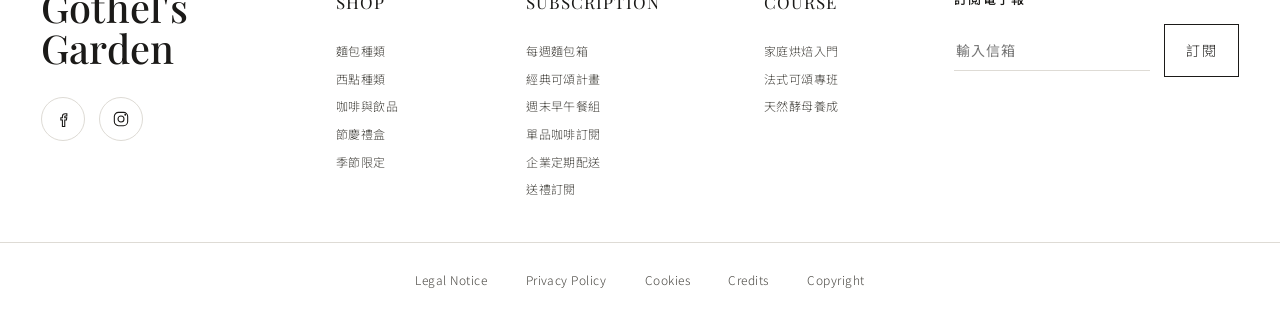
<file: product.html>
<!DOCTYPE html>
<html lang="zh-Hant" class="js anim-in">
<head>
<meta charset="utf-8">
<meta name="viewport" content="width=device-width, initial-scale=1">
<title>商品詳情｜Gothel's Garden</title>
<meta name="description" content="Gothel's Garden 手作麵包與西點 — 商品詳情。">
<meta name="theme-color" content="#ffffff">
<link rel="preconnect" href="https://fonts.googleapis.com">
<link rel="preconnect" href="https://fonts.gstatic.com" crossorigin>
<link rel="stylesheet"
      href="https://fonts.googleapis.com/css2?family=Playfair+Display:wght@400;500;600&family=Noto+Sans+TC:wght@300;400;500;700&display=swap"
      media="print" onload="this.media='all'">
<noscript><link rel="stylesheet" href="https://fonts.googleapis.com/css2?family=Playfair+Display:wght@400;500;600&family=Noto+Sans+TC:wght@300;400;500;700&display=swap"></noscript>
<link rel="stylesheet" href="assets/css/style.css">
</head>
<body>

<a class="skip-link" href="#main">跳至主要內容</a>

<svg class="svg-defs" aria-hidden="true" focusable="false"><defs>
  <polygon id="star8" points="50,0 54.21,39.84 71.92,28.08 60.16,45.79 100,50 60.16,54.21 71.92,71.92 54.21,60.16 50,100 45.79,60.16 28.08,71.92 39.84,54.21 0,50 39.84,45.79 28.08,28.08 45.79,39.84"/>
  <polygon id="star4" points="50,0 58.49,41.51 100,50 58.49,58.49 50,100 41.51,58.49 0,50 41.51,41.51"/>
</defs></svg>

<!-- ============ 頁首 ============ -->
<header class="site-header" id="siteHeader">
  <div class="header-bar"><div class="shell">
    <button class="nav-toggle" id="navToggle" aria-label="開啟選單" aria-expanded="false" aria-controls="mainNav"><span></span><span></span><span></span></button>
    <a class="brand" href="index.html" aria-label="Gothel's Garden 首頁"><span>Gothel's</span><span>Garden</span></a>
    <div class="header-tools">
      <button class="icon-btn" id="searchToggle" aria-label="搜尋" aria-expanded="false" aria-controls="searchPanel"><svg viewBox="0 0 24 24" aria-hidden="true"><circle cx="11" cy="11" r="6.5"/><line x1="15.8" y1="15.8" x2="21" y2="21"/></svg></button>
      <a class="icon-btn" href="member.html" aria-label="會員中心"><svg viewBox="0 0 24 24" aria-hidden="true"><circle cx="12" cy="8" r="4"/><path d="M4.5 21c0-4.2 3.4-6.6 7.5-6.6s7.5 2.4 7.5 6.6"/></svg></a>
      <a class="icon-btn icon-btn--cart" href="cart.html" aria-label="購物車"><svg viewBox="0 0 24 24" aria-hidden="true"><path d="M6 8h12l-1.1 12.2H7.1z"/><path d="M9 8V6.2A3 3 0 0 1 12 3a3 3 0 0 1 3 3.2V8"/></svg><span class="cart-count" id="cartCount" hidden>0</span></a>
    </div>
  </div></div>
  <div class="search-panel" id="searchPanel" hidden>
    <form class="shell search-form" role="search" onsubmit="return false">
      <input type="search" id="searchInput" placeholder="搜尋麵包、課程或文章…" aria-label="搜尋網站">
      <button type="submit" class="btn-line">搜尋</button>
    </form>
  </div>
  <nav class="main-nav" id="mainNav" aria-label="主要導覽">
    <ul class="shell">
      <li><a href="about.html">ABOUT</a></li>
      <li class="nav-sep" aria-hidden="true"></li>
      <li><a href="news.html">NEWS</a></li>
      <li class="nav-sep" aria-hidden="true"></li>
      <li><a href="shop.html">SHOP</a></li>
      <li class="nav-sep" aria-hidden="true"></li>
      <li><a href="subscription.html">SUBSCRIPTION</a></li>
      <li class="nav-sep" aria-hidden="true"></li>
      <li><a href="course.html">COURSE</a></li>
      <li class="nav-sep" aria-hidden="true"></li>
      <li><a href="article.html">ARTICLE</a></li>
      <li class="nav-sep" aria-hidden="true"></li>
      <li><a href="qa.html">Q&amp;A</a></li>
      <li class="nav-sep" aria-hidden="true"></li>
      <li><a href="contacts.html">CONTACTS</a></li>
    </ul>
  </nav>
</header>
<div class="header-spacer" aria-hidden="true"></div>

<main id="main">
  <section class="flow">
    <div class="shell">
      <p class="flow__crumb"><a href="index.html">首頁</a><span>／</span><a href="shop.html">商品</a><span>／</span><span id="crumbName">商品詳情</span></p>

      <div class="pdp" id="pdp">
        <figure class="pdp__media">
          <span class="pdp__badge" id="pdpCat">麵包</span>
          <img id="pdpImg" src="" alt="" width="900" height="900">
        </figure>
        <div class="pdp__info">
          <p class="pdp__cat" id="pdpCatText"></p>
          <h1 class="pdp__name" id="pdpName"></h1>
          <p class="pdp__price" id="pdpPrice"></p>
          <p class="pdp__unit" id="pdpUnit"></p>
          <p class="pdp__desc" id="pdpDesc"></p>
          <div class="pdp__buy">
            <div class="qty" role="group" aria-label="數量">
              <button class="qty__btn" type="button" id="qtyMinus" aria-label="減少數量">−</button>
              <input class="qty__val" id="qtyVal" type="number" inputmode="numeric" value="1" min="1" max="99" aria-label="數量">
              <button class="qty__btn" type="button" id="qtyPlus" aria-label="增加數量">＋</button>
            </div>
            <button class="btn btn--primary" type="button" id="addBtn">加入購物車</button>
          </div>
          <p class="pdp__meta">
            <strong>配送</strong>　每日現烤、隔日冷藏宅配<br>
            <strong>保存</strong>　冷藏 3 日／冷凍 14 日<br>
            <strong>成分</strong>　小麥麵粉、天然酵母、奶油、海鹽，無乳化劑與人工香料
          </p>
        </div>
      </div>

      <div class="pdp-more">
        <div class="section__head">
          <h2 class="section__title">其他商品 <svg class="star star--inline" viewBox="0 0 100 100" aria-hidden="true"><use href="#star4"/></svg></h2>
          <a class="link-curve link-curve--sm" href="shop.html">回商品列表</a>
        </div>
        <ul class="card-grid" id="moreGrid"></ul>
      </div>
    </div>
  </section>
</main>

<!-- ============ 頁尾 ============ -->
<footer class="site-footer" id="contacts">
  <div class="divider divider--footer" aria-hidden="true"><svg class="star star--divider" viewBox="0 0 100 100"><use href="#star8"/></svg></div>
  <div class="shell footer__grid">
    <div class="footer__brand">
      <p class="brand brand--footer"><span>Gothel's</span><span>Garden</span></p>
      <div class="socials">
        <a href="#" aria-label="Facebook"><svg viewBox="0 0 24 24" aria-hidden="true"><path d="M14.6 8.4h2V5.6h-2c-2 0-3.3 1.3-3.3 3.3v1.5H9.4v2.8h1.9V21h2.8v-7.8h2l.4-2.8h-2.4V9.2c0-.5.2-.8.5-.8z"/></svg></a>
        <a href="#" aria-label="Instagram"><svg viewBox="0 0 24 24" aria-hidden="true"><rect x="4" y="4" width="16" height="16" rx="5"/><circle cx="12" cy="12" r="3.6"/><circle cx="17.1" cy="6.9" r="1.1" fill="currentColor" stroke="none"/></svg></a>
      </div>
    </div>
    <nav class="footer__col"><h3>SHOP</h3><ul>
      <li><a href="shop.html">麵包種類</a></li><li><a href="shop.html">西點種類</a></li>
      <li><a href="shop.html">咖啡與飲品</a></li><li><a href="shop.html">節慶禮盒</a></li><li><a href="shop.html">季節限定</a></li>
    </ul></nav>
    <nav class="footer__col"><h3>SUBSCRIPTION</h3><ul>
      <li><a href="subscription.html">每週麵包箱</a></li><li><a href="subscription.html">經典可頌計畫</a></li>
      <li><a href="subscription.html">週末早午餐組</a></li><li><a href="subscription.html">單品咖啡訂閱</a></li>
      <li><a href="subscription.html">企業定期配送</a></li><li><a href="subscription.html">送禮訂閱</a></li>
    </ul></nav>
    <nav class="footer__col"><h3>COURSE</h3><ul>
      <li><a href="course.html">家庭烘焙入門</a></li><li><a href="course.html">法式可頌專班</a></li><li><a href="course.html">天然酵母養成</a></li>
    </ul></nav>
    <div class="footer__news">
      <h3>訂閱電子報</h3>
      <form class="news-form" id="newsForm" novalidate>
        <label class="sr-only" for="newsEmail">電子信箱</label>
        <input type="email" id="newsEmail" name="email" placeholder="輸入信箱" autocomplete="email" required>
        <button type="submit" class="btn-line">訂閱</button>
      </form>
      <p class="news-msg" id="newsMsg" role="status" aria-live="polite"></p>
    </div>
  </div>
  <div class="footer__bottom"><ul class="shell">
    <li><a href="#">Legal Notice</a></li><li><a href="#">Privacy Policy</a></li><li><a href="#">Cookies</a></li><li><a href="#">Credits</a></li><li><a href="#">Copyright</a></li>
  </ul></div>
</footer>

<div class="toast" id="toast" role="status" aria-live="polite"></div>

<script src="assets/js/store.js"></script>
<script src="assets/js/site.js"></script>
<script src="assets/js/product.js"></script>
</body>
</html>
</file>
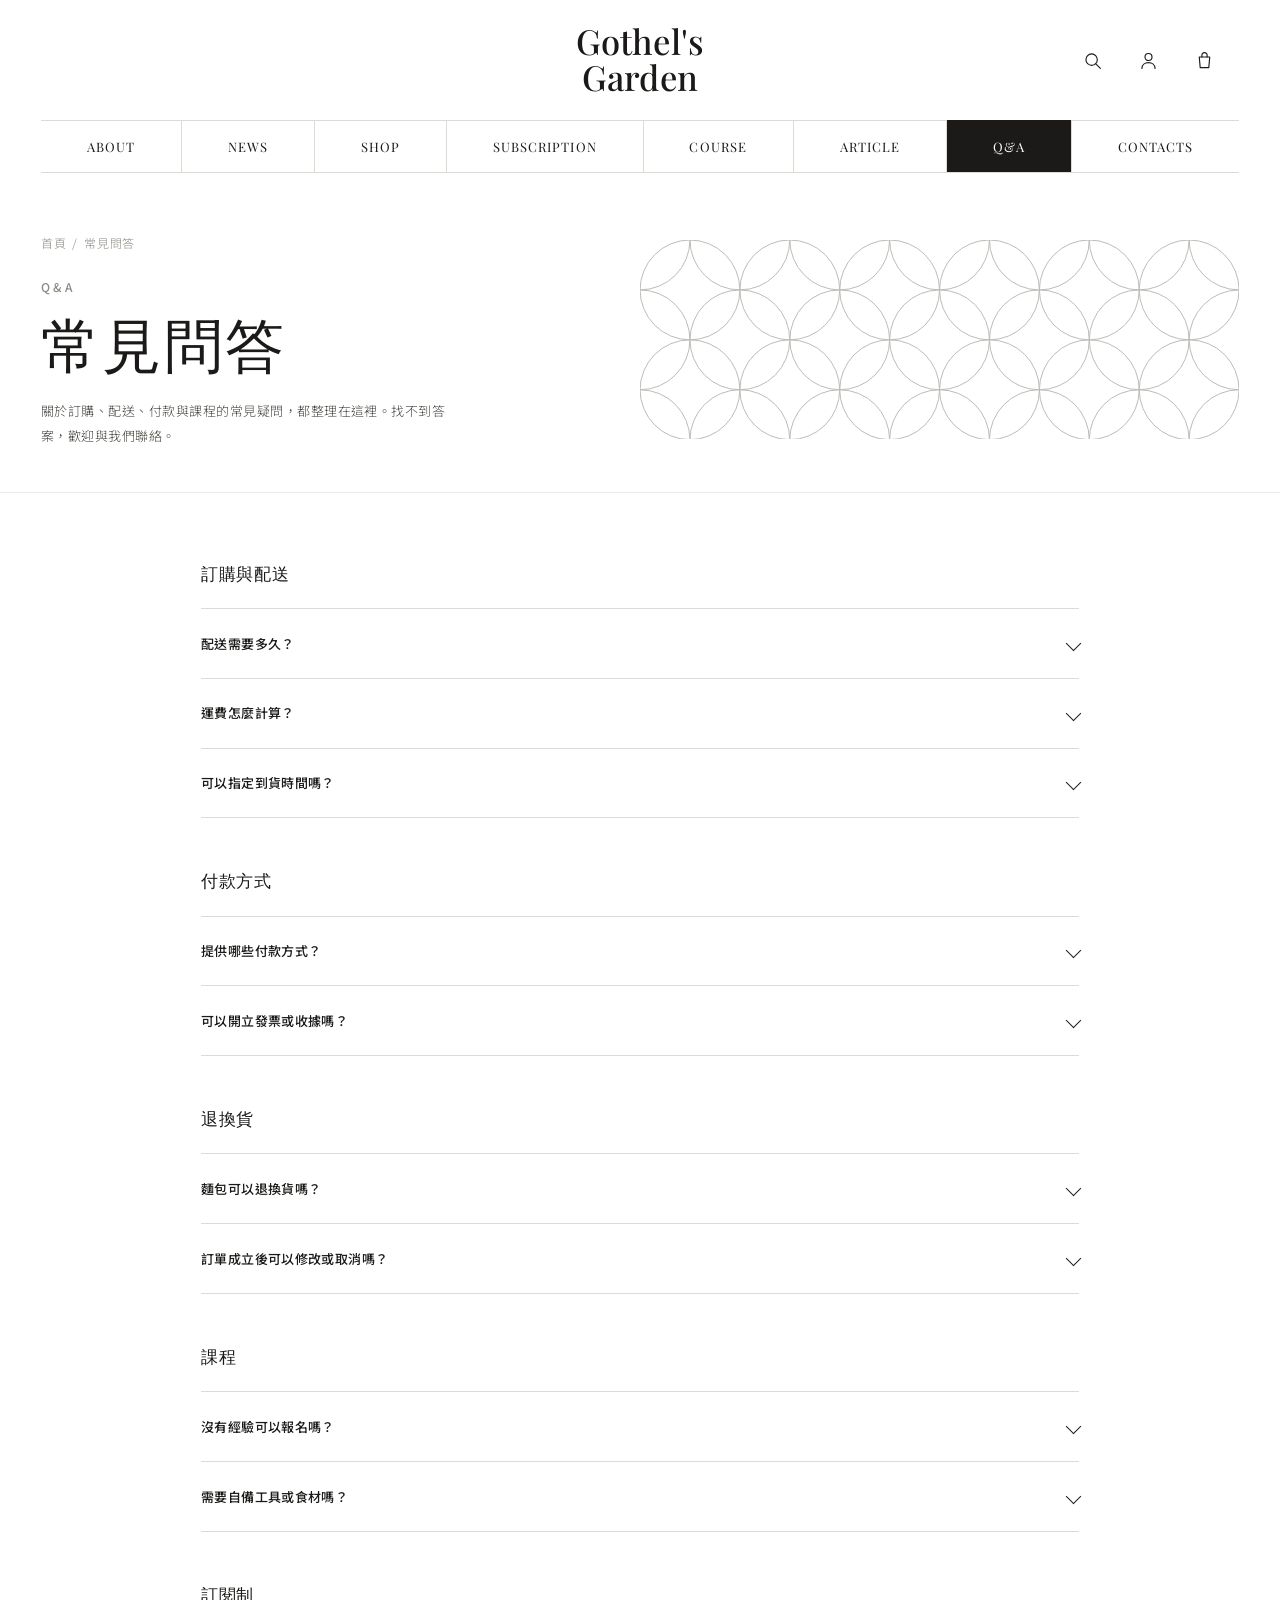
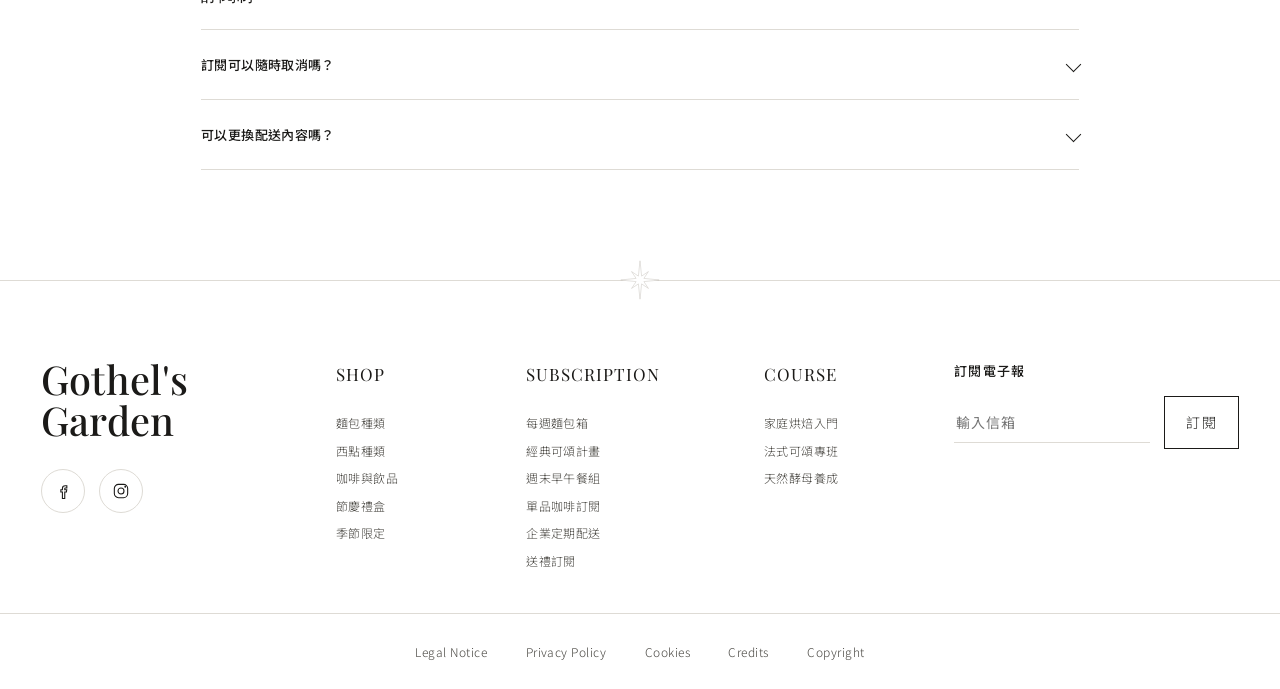
<file: qa.html>
<!DOCTYPE html>
<html lang="zh-Hant" class="js anim-in">
<head>
<meta charset="utf-8">
<meta name="viewport" content="width=device-width, initial-scale=1">
<title>常見問答 Q&A｜Gothel's Garden</title>
<meta name="description" content="Gothel's Garden 常見問答：訂購配送、付款、退換貨、課程與訂閱。">
<meta name="theme-color" content="#ffffff">
<link rel="preconnect" href="https://fonts.googleapis.com">
<link rel="preconnect" href="https://fonts.gstatic.com" crossorigin>
<link rel="stylesheet"
      href="https://fonts.googleapis.com/css2?family=Playfair+Display:wght@400;500;600&family=Noto+Sans+TC:wght@300;400;500;700&display=swap"
      media="print" onload="this.media='all'">
<noscript><link rel="stylesheet" href="https://fonts.googleapis.com/css2?family=Playfair+Display:wght@400;500;600&family=Noto+Sans+TC:wght@300;400;500;700&display=swap"></noscript>
<link rel="stylesheet" href="assets/css/style.css">
</head>
<body>

<a class="skip-link" href="#main">跳至主要內容</a>

<svg class="svg-defs" aria-hidden="true" focusable="false"><defs>
  <polygon id="star8" points="50,0 54.21,39.84 71.92,28.08 60.16,45.79 100,50 60.16,54.21 71.92,71.92 54.21,60.16 50,100 45.79,60.16 28.08,71.92 39.84,54.21 0,50 39.84,45.79 28.08,28.08 45.79,39.84"/>
  <polygon id="star4" points="50,0 58.49,41.51 100,50 58.49,58.49 50,100 41.51,58.49 0,50 41.51,41.51"/>
</defs></svg>

<header class="site-header" id="siteHeader">
  <div class="header-bar"><div class="shell">
    <button class="nav-toggle" id="navToggle" aria-label="開啟選單" aria-expanded="false" aria-controls="mainNav"><span></span><span></span><span></span></button>
    <a class="brand" href="index.html" aria-label="Gothel's Garden 首頁"><span>Gothel's</span><span>Garden</span></a>
    <div class="header-tools">
      <button class="icon-btn" id="searchToggle" aria-label="搜尋" aria-expanded="false" aria-controls="searchPanel"><svg viewBox="0 0 24 24" aria-hidden="true"><circle cx="11" cy="11" r="6.5"/><line x1="15.8" y1="15.8" x2="21" y2="21"/></svg></button>
      <a class="icon-btn" href="member.html" aria-label="會員中心"><svg viewBox="0 0 24 24" aria-hidden="true"><circle cx="12" cy="8" r="4"/><path d="M4.5 21c0-4.2 3.4-6.6 7.5-6.6s7.5 2.4 7.5 6.6"/></svg></a>
      <a class="icon-btn icon-btn--cart" href="cart.html" aria-label="購物車"><svg viewBox="0 0 24 24" aria-hidden="true"><path d="M6 8h12l-1.1 12.2H7.1z"/><path d="M9 8V6.2A3 3 0 0 1 12 3a3 3 0 0 1 3 3.2V8"/></svg><span class="cart-count" id="cartCount" hidden>0</span></a>
    </div>
  </div></div>
  <div class="search-panel" id="searchPanel" hidden>
    <form class="shell search-form" role="search" onsubmit="return false">
      <input type="search" id="searchInput" placeholder="搜尋麵包、課程或文章…" aria-label="搜尋網站">
      <button type="submit" class="btn-line">搜尋</button>
    </form>
  </div>
  <nav class="main-nav" id="mainNav" aria-label="主要導覽">
    <ul class="shell">
      <li><a href="about.html">ABOUT</a></li><li class="nav-sep" aria-hidden="true"></li>
      <li><a href="news.html">NEWS</a></li><li class="nav-sep" aria-hidden="true"></li>
      <li><a href="shop.html">SHOP</a></li><li class="nav-sep" aria-hidden="true"></li>
      <li><a href="subscription.html">SUBSCRIPTION</a></li><li class="nav-sep" aria-hidden="true"></li>
      <li><a href="course.html">COURSE</a></li><li class="nav-sep" aria-hidden="true"></li>
      <li><a href="article.html">ARTICLE</a></li><li class="nav-sep" aria-hidden="true"></li>
      <li><a href="qa.html" aria-current="page">Q&amp;A</a></li><li class="nav-sep" aria-hidden="true"></li>
      <li><a href="contacts.html">CONTACTS</a></li>
    </ul>
  </nav>
</header>
<div class="header-spacer" aria-hidden="true"></div>

<main id="main">
  <section class="page-head">
    <div class="shell page-head__inner">
      <div class="page-head__text">
      <p class="page-head__crumb"><a href="index.html">首頁</a><span>/</span>常見問答</p>
      <p class="page-head__kicker">Q&A</p>
      <h1 class="page-head__title">常見問答</h1>
      <p class="page-head__lead">關於訂購、配送、付款與課程的常見疑問，都整理在這裡。找不到答案，歡迎與我們聯絡。</p></div>
      <div class="deco-lattice" data-deco aria-hidden="true">
      <svg class="deco-lattice__svg" viewBox="0 0 312 104" fill="none" preserveAspectRatio="xMidYMid meet" aria-hidden="true" focusable="false">
        <g class="deco-lattice__grid">
        <path class="deco-star" pathLength="1" vector-effect="non-scaling-stroke" style="--d:250ms" d="M -26 0 a 26 26 0 1 0 52 0 a 26 26 0 1 0 -52 0 Z"/>
        <path class="deco-star" pathLength="1" vector-effect="non-scaling-stroke" style="--d:420ms" d="M 26 0 a 26 26 0 1 0 52 0 a 26 26 0 1 0 -52 0 Z"/>
        <path class="deco-star" pathLength="1" vector-effect="non-scaling-stroke" style="--d:590ms" d="M 78 0 a 26 26 0 1 0 52 0 a 26 26 0 1 0 -52 0 Z"/>
        <path class="deco-star" pathLength="1" vector-effect="non-scaling-stroke" style="--d:760ms" d="M 130 0 a 26 26 0 1 0 52 0 a 26 26 0 1 0 -52 0 Z"/>
        <path class="deco-star" pathLength="1" vector-effect="non-scaling-stroke" style="--d:930ms" d="M 182 0 a 26 26 0 1 0 52 0 a 26 26 0 1 0 -52 0 Z"/>
        <path class="deco-star" pathLength="1" vector-effect="non-scaling-stroke" style="--d:1100ms" d="M 234 0 a 26 26 0 1 0 52 0 a 26 26 0 1 0 -52 0 Z"/>
        <path class="deco-star" pathLength="1" vector-effect="non-scaling-stroke" style="--d:1270ms" d="M 286 0 a 26 26 0 1 0 52 0 a 26 26 0 1 0 -52 0 Z"/>
        <path class="deco-star" pathLength="1" vector-effect="non-scaling-stroke" style="--d:435ms" d="M 0 26 a 26 26 0 1 0 52 0 a 26 26 0 1 0 -52 0 Z"/>
        <path class="deco-star" pathLength="1" vector-effect="non-scaling-stroke" style="--d:605ms" d="M 52 26 a 26 26 0 1 0 52 0 a 26 26 0 1 0 -52 0 Z"/>
        <path class="deco-star" pathLength="1" vector-effect="non-scaling-stroke" style="--d:775ms" d="M 104 26 a 26 26 0 1 0 52 0 a 26 26 0 1 0 -52 0 Z"/>
        <path class="deco-star" pathLength="1" vector-effect="non-scaling-stroke" style="--d:945ms" d="M 156 26 a 26 26 0 1 0 52 0 a 26 26 0 1 0 -52 0 Z"/>
        <path class="deco-star" pathLength="1" vector-effect="non-scaling-stroke" style="--d:1115ms" d="M 208 26 a 26 26 0 1 0 52 0 a 26 26 0 1 0 -52 0 Z"/>
        <path class="deco-star" pathLength="1" vector-effect="non-scaling-stroke" style="--d:1285ms" d="M 260 26 a 26 26 0 1 0 52 0 a 26 26 0 1 0 -52 0 Z"/>
        <path class="deco-star" pathLength="1" vector-effect="non-scaling-stroke" style="--d:450ms" d="M -26 52 a 26 26 0 1 0 52 0 a 26 26 0 1 0 -52 0 Z"/>
        <path class="deco-star" pathLength="1" vector-effect="non-scaling-stroke" style="--d:620ms" d="M 26 52 a 26 26 0 1 0 52 0 a 26 26 0 1 0 -52 0 Z"/>
        <path class="deco-star" pathLength="1" vector-effect="non-scaling-stroke" style="--d:790ms" d="M 78 52 a 26 26 0 1 0 52 0 a 26 26 0 1 0 -52 0 Z"/>
        <path class="deco-star" pathLength="1" vector-effect="non-scaling-stroke" style="--d:960ms" d="M 130 52 a 26 26 0 1 0 52 0 a 26 26 0 1 0 -52 0 Z"/>
        <path class="deco-star" pathLength="1" vector-effect="non-scaling-stroke" style="--d:1130ms" d="M 182 52 a 26 26 0 1 0 52 0 a 26 26 0 1 0 -52 0 Z"/>
        <path class="deco-star" pathLength="1" vector-effect="non-scaling-stroke" style="--d:1300ms" d="M 234 52 a 26 26 0 1 0 52 0 a 26 26 0 1 0 -52 0 Z"/>
        <path class="deco-star" pathLength="1" vector-effect="non-scaling-stroke" style="--d:1470ms" d="M 286 52 a 26 26 0 1 0 52 0 a 26 26 0 1 0 -52 0 Z"/>
        <path class="deco-star" pathLength="1" vector-effect="non-scaling-stroke" style="--d:635ms" d="M 0 78 a 26 26 0 1 0 52 0 a 26 26 0 1 0 -52 0 Z"/>
        <path class="deco-star" pathLength="1" vector-effect="non-scaling-stroke" style="--d:805ms" d="M 52 78 a 26 26 0 1 0 52 0 a 26 26 0 1 0 -52 0 Z"/>
        <path class="deco-star" pathLength="1" vector-effect="non-scaling-stroke" style="--d:975ms" d="M 104 78 a 26 26 0 1 0 52 0 a 26 26 0 1 0 -52 0 Z"/>
        <path class="deco-star" pathLength="1" vector-effect="non-scaling-stroke" style="--d:1145ms" d="M 156 78 a 26 26 0 1 0 52 0 a 26 26 0 1 0 -52 0 Z"/>
        <path class="deco-star" pathLength="1" vector-effect="non-scaling-stroke" style="--d:1315ms" d="M 208 78 a 26 26 0 1 0 52 0 a 26 26 0 1 0 -52 0 Z"/>
        <path class="deco-star" pathLength="1" vector-effect="non-scaling-stroke" style="--d:1485ms" d="M 260 78 a 26 26 0 1 0 52 0 a 26 26 0 1 0 -52 0 Z"/>
        <path class="deco-star" pathLength="1" vector-effect="non-scaling-stroke" style="--d:650ms" d="M -26 104 a 26 26 0 1 0 52 0 a 26 26 0 1 0 -52 0 Z"/>
        <path class="deco-star" pathLength="1" vector-effect="non-scaling-stroke" style="--d:820ms" d="M 26 104 a 26 26 0 1 0 52 0 a 26 26 0 1 0 -52 0 Z"/>
        <path class="deco-star" pathLength="1" vector-effect="non-scaling-stroke" style="--d:990ms" d="M 78 104 a 26 26 0 1 0 52 0 a 26 26 0 1 0 -52 0 Z"/>
        <path class="deco-star" pathLength="1" vector-effect="non-scaling-stroke" style="--d:1160ms" d="M 130 104 a 26 26 0 1 0 52 0 a 26 26 0 1 0 -52 0 Z"/>
        <path class="deco-star" pathLength="1" vector-effect="non-scaling-stroke" style="--d:1330ms" d="M 182 104 a 26 26 0 1 0 52 0 a 26 26 0 1 0 -52 0 Z"/>
        <path class="deco-star" pathLength="1" vector-effect="non-scaling-stroke" style="--d:1500ms" d="M 234 104 a 26 26 0 1 0 52 0 a 26 26 0 1 0 -52 0 Z"/>
        <path class="deco-star" pathLength="1" vector-effect="non-scaling-stroke" style="--d:1670ms" d="M 286 104 a 26 26 0 1 0 52 0 a 26 26 0 1 0 -52 0 Z"/>
        </g>
      </svg>
    </div>
    </div>
  </section>

  <section class="page-section">
    <div class="shell" style="max-width:960px">

      <div class="qa-group">
        <h2 class="qa-group__title">訂購與配送</h2>
        <details class="qa-item"><summary>配送需要多久？</summary><div class="qa-item__body"><p>本島訂單於出貨後 1–2 個工作天送達；新鮮麵包採低溫宅配，建議收到後儘早享用或冷凍保存。</p></div></details>
        <details class="qa-item"><summary>運費怎麼計算？</summary><div class="qa-item__body"><p>單筆訂單運費為 NT$120，消費滿 NT$800 即免運。門市自取則免運費。</p></div></details>
        <details class="qa-item"><summary>可以指定到貨時間嗎？</summary><div class="qa-item__body"><p>可於結帳頁備註希望的收貨時段，我們會盡量配合宅配時段，但實際到貨時間以物流為準。</p></div></details>
      </div>

      <div class="qa-group">
        <h2 class="qa-group__title">付款方式</h2>
        <details class="qa-item"><summary>提供哪些付款方式？</summary><div class="qa-item__body"><p>目前支援信用卡線上刷卡、ATM 轉帳與門市現場付款。企業批發客戶可另洽月結。</p></div></details>
        <details class="qa-item"><summary>可以開立發票或收據嗎？</summary><div class="qa-item__body"><p>所有訂單皆開立電子發票；需要統一編號者，請於結帳時填寫買受人統編。</p></div></details>
      </div>

      <div class="qa-group">
        <h2 class="qa-group__title">退換貨</h2>
        <details class="qa-item"><summary>麵包可以退換貨嗎？</summary><div class="qa-item__body"><p>由於烘焙食品屬易腐商品，恕不接受無故退換。若收到商品有瑕疵或運送破損，請於到貨當日拍照與我們聯絡，將盡快為你處理。</p></div></details>
        <details class="qa-item"><summary>訂單成立後可以修改或取消嗎？</summary><div class="qa-item__body"><p>因商品皆為現做，出貨前可聯繫客服協助調整；已進入製作或出貨階段者恕無法取消。</p></div></details>
      </div>

      <div class="qa-group">
        <h2 class="qa-group__title">課程</h2>
        <details class="qa-item"><summary>沒有經驗可以報名嗎？</summary><div class="qa-item__body"><p>當然可以。入門課程專為零基礎設計，小班制手把手教學，跟著步驟就能完成作品。</p></div></details>
        <details class="qa-item"><summary>需要自備工具或食材嗎？</summary><div class="qa-item__body"><p>不需要，所有工具與食材皆由我們準備，你只要帶上圍裙與好心情即可，成品全部帶回家。</p></div></details>
      </div>

      <div class="qa-group">
        <h2 class="qa-group__title">訂閱制</h2>
        <details class="qa-item"><summary>訂閱可以隨時取消嗎？</summary><div class="qa-item__body"><p>可以。訂閱採週期制，於下一次配送日前皆可暫停或取消，不綁約、不收取手續費。</p></div></details>
        <details class="qa-item"><summary>可以更換配送內容嗎？</summary><div class="qa-item__body"><p>每週麵包箱由烘焙師依當季搭配，若有過敏原或忌口需求，可事先告知，我們會盡量替換。</p></div></details>
      </div>

    </div>
  </section>
</main>

<footer class="site-footer">
  <div class="divider divider--footer" aria-hidden="true"><svg class="star star--divider" viewBox="0 0 100 100"><use href="#star8"/></svg></div>
  <div class="shell footer__grid">
    <div class="footer__brand">
      <p class="brand brand--footer"><span>Gothel's</span><span>Garden</span></p>
      <div class="socials">
        <a href="#" aria-label="Facebook"><svg viewBox="0 0 24 24" aria-hidden="true"><path d="M14.6 8.4h2V5.6h-2c-2 0-3.3 1.3-3.3 3.3v1.5H9.4v2.8h1.9V21h2.8v-7.8h2l.4-2.8h-2.4V9.2c0-.5.2-.8.5-.8z"/></svg></a>
        <a href="#" aria-label="Instagram"><svg viewBox="0 0 24 24" aria-hidden="true"><rect x="4" y="4" width="16" height="16" rx="5"/><circle cx="12" cy="12" r="3.6"/><circle cx="17.1" cy="6.9" r="1.1" fill="currentColor" stroke="none"/></svg></a>
      </div>
    </div>
    <nav class="footer__col"><h3>SHOP</h3><ul>
      <li><a href="shop.html">麵包種類</a></li><li><a href="shop.html">西點種類</a></li>
      <li><a href="shop.html">咖啡與飲品</a></li><li><a href="shop.html">節慶禮盒</a></li><li><a href="shop.html">季節限定</a></li>
    </ul></nav>
    <nav class="footer__col"><h3>SUBSCRIPTION</h3><ul>
      <li><a href="subscription.html">每週麵包箱</a></li><li><a href="subscription.html">經典可頌計畫</a></li>
      <li><a href="subscription.html">週末早午餐組</a></li><li><a href="subscription.html">單品咖啡訂閱</a></li>
      <li><a href="subscription.html">企業定期配送</a></li><li><a href="subscription.html">送禮訂閱</a></li>
    </ul></nav>
    <nav class="footer__col"><h3>COURSE</h3><ul>
      <li><a href="course.html">家庭烘焙入門</a></li><li><a href="course.html">法式可頌專班</a></li><li><a href="course.html">天然酵母養成</a></li>
    </ul></nav>
    <div class="footer__news">
      <h3>訂閱電子報</h3>
      <form class="news-form" id="newsForm" novalidate>
        <label class="sr-only" for="newsEmail">電子信箱</label>
        <input type="email" id="newsEmail" name="email" placeholder="輸入信箱" autocomplete="email" required>
        <button type="submit" class="btn-line">訂閱</button>
      </form>
      <p class="news-msg" id="newsMsg" role="status" aria-live="polite"></p>
    </div>
  </div>
  <div class="footer__bottom"><ul class="shell">
    <li><a href="#">Legal Notice</a></li><li><a href="#">Privacy Policy</a></li><li><a href="#">Cookies</a></li><li><a href="#">Credits</a></li><li><a href="#">Copyright</a></li>
  </ul></div>
</footer>

<div class="toast" id="toast" role="status" aria-live="polite"></div>

<script src="assets/js/store.js"></script>
<script src="assets/js/site.js"></script>
<script src="assets/js/deco.js"></script>
</body>
</html>
</file>
<file: assets/css/style.css>
@charset "utf-8";
/* =========================================================
   Gothel's Garden — 首頁樣式
   設計稿基準寬度 1920px，版心 120–1800（1680px）
   ========================================================= */

/* ---------- 設計變數 ---------- */
:root{
  --ink:        #1b1a18;   /* 主文字 */
  --ink-soft:   #46443f;   /* 次文字 */
  --muted:      #8d8a84;   /* 輔助文字 */
  --line:       #dedbd5;   /* 分隔線 */
  --line-soft:  #edeae4;   /* 極淡裝飾線 */
  --paper:      #ffffff;
  --paper-warm: #fbfaf7;
  --placeholder:#f2f2f4;

  /* ---- 水平基準 ----
     全站只有一組左右基準：版心 1680px。
     頁首框線、首屏裝飾線、圖片邊界一律對齊版心邊緣，且左右對稱。 */
  --shell-max:  1680px;
  --shell-pad:  clamp(20px, 3.2vw, 60px);
  --indent:     5.714%;    /* 96/1680，標題與內文自版心邊緣的內縮 */

  /* ---- 頁首高度（1920 時 180 + 80 = 260）---- */
  --header-bar-h:       clamp(72px, 9.375vw, 180px);
  --header-bar-h-stuck: clamp(60px, 4.17vw, 80px);
  --nav-h:              clamp(52px, 4.17vw, 80px);

  /* ---- 字級級距 ----
     以 1920 為基準的模組化級距，各級之間維持固定比例，
     避免先前 .73/.78/.83/.833vw 這種彼此差一點點的零散值。 */
  --fs-xs:    clamp(11px, .68vw, 13px);   /* 已售出、頁尾底部 */
  --fs-sm:    clamp(12px, .73vw, 14px);   /* 頁尾連結 */
  --fs-body:  clamp(13px, .83vw, 16px);   /* 內文、商品名稱 */
  --fs-nav:   clamp(13px, .89vw, 17px);   /* 主導覽 */
  --fs-h3:    clamp(17px, 1.25vw, 24px);  /* 頁尾欄標題 */
  --fs-link:  clamp(14px, .99vw, 19px);   /* About / See more */
  --fs-h2:    clamp(28px, 2.6vw, 50px);   /* 區塊標題 */
  --fs-brand: clamp(24px, 2.7vw, 52px);   /* 品牌字 */
  /* 首屏大標：字尾需壓在拱形照上方，故維持設計稿的 7.5vw／144px。
     字級調小會讓字尾縮回照片左緣之外，疊壓效果消失。 */
  --fs-hero:  clamp(46px, 7.5vw, 144px);

  /* ---- 行高 ----
     中文內文統一 1.95，先前首屏 1.69、品牌故事 2.4 的落差過大。 */
  --lh-body:    1.95;
  --lh-tight:   1.7;
  --lh-display: 1.28;

  /* ---- 垂直節奏 ----
     區塊之間只用這兩個間距，避免先前 187/96/140/90 各自為政 */
  --sp-block: clamp(56px, 6vw, 115px);   /* 主要區塊之間 */
  --sp-head:  clamp(24px, 2.6vw, 50px);  /* 標題到內容 */

  --ff-display: "Playfair Display", "Noto Serif TC", Georgia, serif;
  --ff-body:    "Noto Sans TC", system-ui, -apple-system, "Segoe UI", sans-serif;

  --ease: cubic-bezier(.22,.61,.36,1);

  /* ---- 動畫參數（集中管理）----
     所有進場、揭露與微互動一律引用這組變數，避免各處速度不一致。 */
  --ease-soft:     cubic-bezier(.22, 1, .36, 1);  /* 柔和收尾，用於揭露與進場 */
  --dur-micro:     .3s;     /* 微互動 200–400ms */
  --dur-reveal:    .72s;    /* 一般揭露 600–800ms */
  --dur-hero:      1.05s;   /* 主視覺 900–1200ms */
  --dur-line:      .9s;     /* 分隔線展開 */
  --stagger-card:  80ms;    /* 商品同排間隔 */
  --stagger-copy:  120ms;   /* 圖文間隔 */
  --reveal-shift:  22px;    /* 一般揭露位移 */
  --reveal-delay:  0ms;     /* 由 JS 逐一覆寫，達成 stagger */
}

/* ---------- 基礎 ---------- */
*,*::before,*::after{ box-sizing:border-box; }

html{ -webkit-text-size-adjust:100%; scroll-behavior:smooth; }
@media (prefers-reduced-motion: reduce){ html{ scroll-behavior:auto; } }

body{
  margin:0;
  background:var(--paper);
  color:var(--ink);
  font-family:var(--ff-body);
  font-weight:300;
  font-size:var(--fs-sm);
  line-height:var(--lh-body);
  letter-spacing:.04em;
  overflow-x:hidden;
}

img{ display:block; max-width:100%; height:auto; }
a{ color:inherit; text-decoration:none; }
/* hidden 屬性須勝過作者的 display 宣告（例如 .cart-layout{display:grid}
   會蓋掉 UA 的 [hidden]{display:none}，導致該隱藏的區塊仍顯示） */
[hidden]{ display:none !important; }
ul{ margin:0; padding:0; list-style:none; }
button{ font:inherit; color:inherit; background:none; border:0; cursor:pointer; }

:focus-visible{ outline:2px solid var(--ink); outline-offset:3px; }

.sr-only{
  position:absolute; width:1px; height:1px; padding:0; margin:-1px;
  overflow:hidden; clip:rect(0 0 0 0); white-space:nowrap; border:0;
}
.skip-link{
  position:absolute; left:50%; top:-60px; transform:translateX(-50%);
  z-index:999; background:var(--ink); color:#fff; padding:10px 20px;
  transition:top .2s;
}
.skip-link:focus{ top:8px; }

/* 版心：內容寬度固定 1680，左右留白另計，
   故 max-width 需含 padding，1920 時內容恰為 120–1800 */
/* 錨點跳轉時預留固定頁首的高度，避免標題被蓋住 */
section[id], footer[id], main[id]{
  scroll-margin-top:calc(var(--header-bar-h-stuck) + var(--nav-h) + 16px);
}

.shell{
  width:100%;
  max-width:calc(var(--shell-max) + var(--shell-pad) * 2);
  margin-inline:auto;
  padding-inline:var(--shell-pad);
}

/* =========================================================
   頁首
   ========================================================= */
/* 頁首採 fixed 而非 sticky：
   吸頂時高度會縮小 108–144px，若留在文件流中，這個位移遠大於 40px 的觸發門檻，
   瀏覽器的捲動錨定(scroll anchoring)會反覆補償捲動位置而來回跨越門檻，造成頂端抖動。
   改為 fixed + .header-spacer 佔位後，高度變化完全不影響文件流。 */
.site-header{
  position:fixed; top:0; left:0; right:0; z-index:100;
  background:var(--paper);
  transition:box-shadow .35s var(--ease);
}
.site-header.is-stuck{ box-shadow:0 1px 0 var(--line), 0 10px 30px -22px rgba(0,0,0,.35); }

/* 佔位元素：維持內容原本的起始位置（1920 時為 341px） */
.header-spacer{ height:calc(var(--header-bar-h) + var(--nav-h)); }

/* 設計稿：logo 佔 y 56–190，導覽列上緣在 y=244 */
.header-bar > .shell{
  display:flex; align-items:center; justify-content:space-between;
  min-height:var(--header-bar-h);
  transition:min-height .35s var(--ease);
}
.site-header.is-stuck .header-bar > .shell{ min-height:var(--header-bar-h-stuck); }

/* 品牌字 */
.brand{
  position:absolute; left:50%; transform:translateX(-50%);
  display:flex; flex-direction:column; align-items:center;
  font-family:var(--ff-display);
  font-weight:500;
  font-size:var(--fs-brand);
  line-height:1.04;
  letter-spacing:.005em;
  white-space:nowrap;
  transition:font-size .35s var(--ease);
}
.site-header.is-stuck .brand{ font-size:clamp(20px, 1.77vw, 34px); }
.brand > span{ display:block; }

/* 右側工具列 */
.header-tools{
  margin-left:auto;
  display:flex; align-items:center;
  gap:clamp(14px, 1.7vw, 32px);
}
.icon-btn{
  position:relative;
  display:inline-flex; align-items:center; justify-content:center;
  width:34px; height:34px;
  transition:opacity .25s;
}
.icon-btn:hover{ opacity:.55; }
.icon-btn svg{
  width:21px; height:21px;
  fill:none; stroke:currentColor; stroke-width:1.3;
  stroke-linecap:round; stroke-linejoin:round;
}
.icon-btn--cart{ margin-right:18px; }
.cart-count{
  position:absolute; left:calc(100% - 2px); bottom:3px;
  font-size:13px; line-height:1; letter-spacing:.02em;
}

/* 漢堡鈕（手機） */
.nav-toggle{
  display:none;
  width:34px; height:34px;
  flex-direction:column; justify-content:center; gap:5px;
}
.nav-toggle span{
  display:block; height:1px; background:var(--ink);
  transition:transform .3s var(--ease), opacity .2s;
}
.nav-toggle[aria-expanded="true"] span:nth-child(1){ transform:translateY(6px) rotate(45deg); }
.nav-toggle[aria-expanded="true"] span:nth-child(2){ opacity:0; }
.nav-toggle[aria-expanded="true"] span:nth-child(3){ transform:translateY(-6px) rotate(-45deg); }

/* 搜尋面板 */
.search-panel{ border-top:1px solid var(--line); overflow:hidden; }
.search-form{
  display:flex; align-items:center; gap:20px;
  padding-block:22px;
}
.search-form input{
  flex:1;
  border:0; border-bottom:1px solid var(--line);
  background:none; padding:10px 2px;
  font-family:var(--ff-body); font-size:15px; letter-spacing:.06em;
}
.search-form input:focus{ outline:none; border-bottom-color:var(--ink); }

/* 主導覽：上下框線對齊版心邊緣（與首屏的裝飾直線同一條基準） */
.main-nav{ position:relative; }
.main-nav::before,
.main-nav::after{
  content:"";
  position:absolute;
  left:calc(50% - min(50% - var(--shell-pad), var(--shell-max) / 2));
  right:calc(50% - min(50% - var(--shell-pad), var(--shell-max) / 2));
  height:1px; background:var(--line);
}
.main-nav::before{ top:0; }
.main-nav::after{ bottom:0; }
.main-nav > ul{
  display:flex; align-items:stretch; justify-content:space-between;
  min-height:var(--nav-h);                /* 設計稿 nav 佔 y 244–341 */
}
/* 連結項目成長填滿，讓相鄰空白併入格內，hover 底色即左右延伸到分隔線 */
.main-nav > ul > li:not(.nav-sep){ flex:1 1 auto; display:flex; }
.main-nav a{
  position:relative;
  display:flex; align-items:center; justify-content:center;
  width:100%; height:100%;                /* 撐滿整格，讓 hover 底色覆蓋整個項目框（上下＋左右到分隔線）*/
  font-family:var(--ff-display);
  font-size:var(--fs-nav);
  font-weight:400;
  letter-spacing:.14em;
  white-space:nowrap;
  padding:6px clamp(10px, .9vw, 18px);
  color:var(--ink);
  transition:background-color .25s var(--ease-soft), color .25s var(--ease-soft);
}
/* Hover / focus：填滿黑底白字的按鈕效果（覆蓋整個項目框） */
.main-nav a:hover,
.main-nav a:focus-visible{ background:var(--ink); color:#fff; }

/* 項目之間的細直線：以獨立 flex item 參與 space-between，
   自然落在兩個項目的正中間（設計稿的間距亦為等分） */
.nav-sep{
  flex:none;
  width:1px;
  align-self:stretch;
  background:var(--line);
}

/* =========================================================
   首屏
   ========================================================= */
.hero{ position:relative; padding-bottom:clamp(16px, 1.6vw, 30px); }

/* 舞台為滿版，維持固定長寬比以便內部元素用百分比定位 */
.hero__stage{
  position:relative;
  width:100%;
  aspect-ratio: 1920 / 1000;
}

/* 內容欄：所有首屏元素的共同基準。
   寬度＝版心，因此框線、圖片、文字在任何視窗寬度下都對齊同一組左右邊界。
   先前各元素以「視窗寬的百分比」定位，版心比例會隨寬度改變而錯開。 */
.hero__inner{
  position:absolute;
  top:0; bottom:0; left:50%;
  transform:translateX(-50%);
  width:min(100% - var(--shell-pad) * 2, var(--shell-max));
}

/* 細框線：左右對稱貼齊版心邊緣 */
.rule{ position:absolute; background:var(--line-soft); }
.rule--v{  left:0;  top:0; height:80%; width:1px; }
.rule--v2{ right:0; top:0; height:53%; width:1px; }
.rule--mid{ right:0; top:20%; width:62%; height:1px; }

/* 星形格紋 */
.lattice{
  position:absolute;
  height:auto;
  pointer-events:none;
  user-select:none;
}
.lattice--lg{ right:0; top:22%; width:34%; }   /* 右上，右緣切齊版心 */
.lattice--sm{ left:0;  top:86%; width:34%; }   /* 左下，左緣切齊版心 */

/* 首屏（banner）堆疊層級重新界定（由下而上）：
   0 裝飾細線與描線花紋 → 1 麵包拱形圖 → 2 小麥圖 → 3 標題／內文／星形。
   會描線的花紋自成獨立合成層（translateZ + will-change），其逐幀重繪
   封在自己的圖層內，不再連帶重新光柵化上層的麵包／小麥遮罩圖 → 消除閃爍。 */
.hero__inner > .rule{ z-index:0; }
.hero__inner > .lattice{
  z-index:0;
  transform:translateZ(0);
  will-change:opacity;
  backface-visibility:hidden;
  isolation:isolate;
}

/* 大標題 */
.hero__title{
  position:absolute;
  left:var(--indent); top:7%;
  margin:0;
  font-family:var(--ff-display);
  font-weight:400;
  font-size:var(--fs-hero);
  line-height:var(--lh-display);
  letter-spacing:.045em;
  z-index:3;
  pointer-events:none;
}
.hero__title span{ display:block; }

/* 拱形主視覺（圖檔本身已帶遮罩） */
.hero__shape{
  position:absolute;
  margin:0;
  left:32.1%;
  top:8%;
  width:34.3%;
  z-index:1;
}

/* 小麥圖（圖檔本身已帶右下圓角）：右緣切齊版心，左緣壓在拱形照上方 */
.hero__wheat{
  position:absolute;
  margin:0;
  right:0;
  top:50%;
  width:40%;
  z-index:2;
}

.hero__shape img,
.hero__wheat img{ width:100%; height:auto; }

/* 首屏文案：與大標題共用同一條內縮基準 */
.hero__copy{
  position:absolute;
  left:var(--indent); top:50%;
  width:24%;
  z-index:3;
  font-size:var(--fs-body);
  line-height:var(--lh-body);
  color:var(--ink-soft);
  text-align:justify;
}
/* 注意：選擇器需與 .hero__copy p 同權重以上，否則段距會被蓋掉 */
.hero__copy p{ margin:0; }
.hero__copy .hero__lead{
  margin-bottom:1em;
  color:var(--ink);
  font-weight:500;
}
.hero__copy .hero__sign{
  margin-top:1.5em;
  color:var(--muted);
}

/* 首屏下方導言：右緣切齊版心 */
.hero__lede{
  width:min(100%, 56%);
  margin:0 0 0 auto;
  font-size:var(--fs-body);
  line-height:var(--lh-body);
  color:var(--ink-soft);
}

/* =========================================================
   裝飾星芒
   ========================================================= */
.svg-defs{ position:absolute; width:0; height:0; overflow:hidden; }

/* 八角星：描邊樣式，用於分隔線、首屏與品牌故事側欄 */
.star{
  display:block;
  width:1em; height:1em;
  font-size:52px;
  fill:none;
  stroke:#b8b4ab;
  /* 描邊不隨 viewBox 縮放，任何尺寸都維持 1px 銳利線條 */
  stroke-width:1;
  vector-effect:non-scaling-stroke;
  overflow:visible;
}
/* 落在右側直線與中段橫線的交點。兩條線連續穿過星形，故不加白底遮罩 */
.star--hero{
  position:absolute;
  right:0;
  top:20%;
  transform:translate(50%, -50%);
  font-size:clamp(28px, 2.4vw, 46px);
  z-index:3;
}

/* 四角星：區塊標題旁的小點綴，實心淺灰 */
.star--inline{
  display:inline-block;
  font-size:.42em;
  margin-left:.34em;
  vertical-align:.26em;
  fill:#c4c0b8;
  stroke:none;
}

/* =========================================================
   品牌故事
   ========================================================= */
.about{ position:relative; padding-block:var(--sp-block) 0; }

/* 設計稿：圖 x120–1042（922）｜間距 48｜文字欄 x1090–1800（710） */
.about__grid{
  display:grid;
  grid-template-columns: minmax(0, 922fr) minmax(0, 710fr);
  column-gap:2.86%;
  align-items:start;
}
.about__media{ margin:0; overflow:hidden; }
.about__media img{
  width:100%; height:auto;
  aspect-ratio: 922 / 613;
  object-fit:cover;
  transition:transform 1.2s var(--ease);
}
.about__media:hover img{ transform:scale(1.04); }

.about__copy{
  padding-top:clamp(20px, 7.5vw, 144px);
  padding-right:clamp(0px, 4.5vw, 86px);   /* 讓出右側星芒直列 */
  font-size:var(--fs-body);
  line-height:var(--lh-body);
  color:var(--ink-soft);
  text-align:justify;
}
.about__copy p{ margin:0 0 1.5em; }
.about__copy .link-curve{ display:block; width:max-content; margin-left:auto; }

/* 右側星芒直列 */
.about__stars{
  position:absolute;
  right:clamp(14px, 3.6vw, 66px);
  top:38%;
  display:flex; flex-direction:column; gap:clamp(26px, 3vw, 58px);
}
.about__stars .star{ font-size:clamp(28px, 2.7vw, 51px); }

/* 帶曲線的連結（About / See more） */
.link-curve{
  --curve-w: 200px;
  position:relative;
  display:inline-block;
  margin-top:10px;
  padding-bottom:16px;
  padding-right:64px;
  font-family:var(--ff-display);
  font-size:var(--fs-link);
  letter-spacing:.06em;
}
.link-curve::before{
  content:"";
  position:absolute; left:0; right:0; bottom:0;
  height:1px; background:var(--ink);
  transform-origin:left;
  transition:transform .5s var(--ease);
}
/* 尾端的細曲線：左端點往上翹，右端點黏在底線的最右緣。
   兩個關鍵：
   1) 半徑用橢圓值（寬 x 高），與方框等大。若寫單一 58px，因超過高度 44 會被
      等比縮到 44，弧線下端會停在距右緣 14px 處而接不到線尾。
   2) 左、下邊框同色同寬。圓角跨在兩條邊框之間，若其中一條為 0 寬或透明，
      弧線會往該端漸細淡出；同寬才能維持 1px 均勻並確實接上線。
      橫向半徑已佔滿整個寬度，故下邊框只會畫出這段弧、不會多出直線。 */
.link-curve::after{
  content:"";
  position:absolute; right:0; bottom:0;
  width:58px; height:44px;
  border-left:1px solid var(--ink);
  border-bottom:1px solid var(--ink);
  border-bottom-left-radius:58px 44px;
  transition:transform .5s var(--ease);
}
/* Hover：細線微延伸、箭頭向右移約 4px */
.link-curve:hover::before{ transform:scaleX(1.04); }
.link-curve:hover::after{ transform:translateX(4px); }

.link-curve--sm{ font-size:var(--fs-nav); padding-right:54px; }
.link-curve--sm::after{ width:48px; height:36px; border-bottom-left-radius:48px 36px; }

/* =========================================================
   分隔線
   ========================================================= */
.divider{
  position:relative;
  margin-block:var(--sp-block);
  height:1px;
  background:var(--line);
}
.divider .star--divider{
  position:absolute; left:50%; top:50%;
  transform:translate(-50%,-50%);
  font-size:clamp(36px, 3vw, 56px);
  /* 以白底蓋住星形中央的分隔線 */
  background:radial-gradient(closest-side, var(--paper) 72%, transparent 100%);
}
/* 上方的 .section 已提供 padding-bottom，此處不再疊加，
   否則頁尾前的留白會是其他分隔線的兩倍 */
.divider--footer{ margin-block:0 var(--sp-block); }

/* =========================================================
   商品／訂閱區塊
   ========================================================= */
.section{ padding-block:0 var(--sp-block); }

.section__head{
  display:flex; align-items:flex-end; justify-content:space-between;
  gap:24px;
  margin-bottom:var(--sp-head);
}
.section__title{
  margin:0;
  display:flex; align-items:center;
  font-family:var(--ff-display);
  font-weight:400;
  font-size:var(--fs-h2);
  letter-spacing:.06em;
  line-height:1.1;
}
.section__head .link-curve{ margin-top:0; flex:none; }

.card-grid{
  display:grid;
  grid-template-columns:repeat(3, minmax(0,1fr));
  column-gap:clamp(20px, 6.35vw, 122px);
  row-gap:clamp(34px, 4.6vw, 88px);
}

.card{ position:relative; }
.card__media{
  position:relative;
  display:block;
  margin:0 0 clamp(14px, 1.1vw, 22px);
  aspect-ratio:1;
  background:var(--placeholder);
  overflow:hidden;
}
.card__media img{
  width:100%; height:100%;
  object-fit:cover;
  transition:transform 1.1s var(--ease), opacity .6s;
}
.card:hover .card__media img{ transform:scale(1.05); }

/* 滑過時出現的「加入購物車」 */
.card__add{
  position:absolute; left:0; right:0; bottom:0;
  padding:14px 0;
  background:rgba(27,26,24,.86);
  color:#fff;
  font-size:13px; letter-spacing:.18em;
  text-align:center;
  transform:translateY(100%);
  transition:transform .45s var(--ease);
}
.card:hover .card__add,
.card__add:focus-visible{ transform:translateY(0); }

.card__row{
  display:flex; align-items:flex-start; justify-content:space-between;
  gap:14px;
}
.card__name{
  margin:0;
  font-family:var(--ff-body);
  font-weight:500;
  font-size:var(--fs-body);
  letter-spacing:.06em;
  line-height:1.6;
  color:var(--ink);
}
.card__price{
  margin:.35em 0 0;
  font-size:var(--fs-body);
  letter-spacing:.06em;
  color:var(--ink);
}
.card__price span{ margin-right:.35em; }

.card__sold{
  display:block;
  margin-top:clamp(6px, .6vw, 12px);
  text-align:right;
  font-size:var(--fs-xs);
  color:var(--muted);
}

/* 收藏愛心 */
.card__fav{
  flex:none;
  width:32px; height:32px;
  display:inline-flex; align-items:center; justify-content:center;
  transition:transform .25s var(--ease);
}
.card__fav svg{
  width:21px; height:21px;
  fill:none; stroke:var(--ink); stroke-width:1.3;
  stroke-linecap:round; stroke-linejoin:round;
  transition:fill .3s, stroke .3s;
}
.card__fav:hover{ transform:scale(1.12); }
.card__fav[aria-pressed="true"] svg{ fill:#b4443c; stroke:#b4443c; }

/* =========================================================
   頁尾
   ========================================================= */
.site-footer{ padding-bottom:0; }

.footer__grid{
  display:grid;
  grid-template-columns: 1.35fr .8fr 1.05fr .8fr 1.5fr;
  gap:clamp(26px, 3vw, 56px);
  padding-bottom:clamp(40px, 3.2vw, 62px);
}

.brand--footer{
  margin:0 0 clamp(20px, 2.2vw, 40px);
  font-size:clamp(28px, 3.1vw, 60px);   /* 較頁首品牌字（52px）大一階 */
  line-height:1.05;
  position:static; transform:none;
  align-items:flex-start;
}

.socials{ display:flex; gap:14px; }
.socials a{
  width:44px; height:44px; border-radius:50%;
  border:1px solid var(--line);
  display:inline-flex; align-items:center; justify-content:center;
  transition:background .3s, color .3s, border-color .3s;
}
.socials svg{
  width:20px; height:20px;
  fill:none; stroke:currentColor; stroke-width:1.3;
}
.socials a:hover{ background:var(--ink); color:#fff; border-color:var(--ink); }

.footer__col h3,
.footer__news h3{
  margin:0 0 clamp(16px, 1.6vw, 30px);
  font-family:var(--ff-display);
  font-weight:400;
  font-size:var(--fs-h3);
  letter-spacing:.06em;
}
.footer__news h3{
  font-family:var(--ff-body);
  font-weight:500;
  font-size:var(--fs-body);
  letter-spacing:.1em;
  margin-bottom:clamp(10px, 1vw, 18px);
}

.footer__col li + li{ margin-top:.35em; }
.footer__col a{
  font-size:var(--fs-sm);
  color:var(--ink-soft);
  transition:opacity .25s;
}
.footer__col a:hover{ opacity:.55; }

.news-form{ display:flex; align-items:center; gap:clamp(12px, 1.1vw, 22px); }
.news-form input{
  flex:1; min-width:0;
  border:0; border-bottom:1px solid var(--line);
  background:none;
  padding:10px 2px;
  font-family:var(--ff-body); font-size:14px; letter-spacing:.06em;
}
.news-form input:focus{ outline:none; border-bottom-color:var(--ink); }
.news-form input.is-error{ border-bottom-color:#b4443c; }

.btn-line{
  flex:none;
  border:1px solid var(--ink);
  padding:12px clamp(20px, 1.6vw, 32px);
  font-size:14px; letter-spacing:.14em;
  transition:background .3s, color .3s;
}
.btn-line:hover{ background:var(--ink); color:#fff; }

.news-msg{
  margin:12px 0 0;
  min-height:1.6em;
  font-size:13px;
  color:var(--muted);
}
.news-msg.is-error{ color:#b4443c; }

.footer__bottom{ border-top:1px solid var(--line); }
.footer__bottom ul{
  display:flex; flex-wrap:wrap; justify-content:center;
  gap:clamp(20px, 3vw, 58px);
  padding-block:clamp(22px, 2vw, 38px);
}
.footer__bottom a{
  font-size:var(--fs-sm);
  color:var(--ink-soft);
  transition:opacity .25s;
}
.footer__bottom a:hover{ opacity:.55; }

/* =========================================================
   進場動畫（一般揭露的實作集中在檔案末端的「動畫」區塊，
   以動畫參數變數統一控速；此處僅保留減少動態的全域關閉） */
@media (prefers-reduced-motion: reduce){
  .reveal{ opacity:1; transform:none; transition:none; }
  /* html.force-intro 例外：使用者以 ?replay 明確要求時，開場動畫仍需能播；
     此 class 在開場結束後即移除，之後照常關閉動態。 */
  html:not(.force-intro) *{ animation-duration:.01ms !important; transition-duration:.01ms !important; }
}

/* 小提示 */
/* 未顯示時以 opacity + visibility 收起：
   只靠 translateY(%) 會隨字數變動，短訊息時藏不乾淨 */
.toast{
  position:fixed; left:50%; bottom:32px;
  transform:translate(-50%, 20px);
  opacity:0; visibility:hidden;
  background:var(--ink); color:#fff;
  padding:14px 26px;
  font-size:14px; letter-spacing:.08em;
  z-index:200;
  transition:transform .45s var(--ease), opacity .35s var(--ease), visibility 0s linear .45s;
}
.toast.is-on{
  transform:translate(-50%, 0);
  opacity:1; visibility:visible;
  transition:transform .45s var(--ease), opacity .35s var(--ease), visibility 0s;
}

/* =========================================================
   響應式
   ========================================================= */

/* --- 中型螢幕：導覽列縮小 --- */
@media (max-width:1280px){
  .main-nav > ul > li:not(:last-child)::after{ display:none; }
  .main-nav a{ letter-spacing:.08em; }
}

/* --- 平板 --- */
@media (max-width:1024px){
  body{ font-size:14px; }

  .nav-toggle{ display:flex; }

  .brand{ position:static; transform:none; }
  .header-bar > .shell{ justify-content:space-between; }
  .header-tools{ margin-left:0; }

  /* 此斷點下導覽列收合進漢堡選單，頁首只剩上半部，佔位高度需同步縮短 */
  .header-spacer{ height:var(--header-bar-h); }
  section[id], footer[id], main[id]{
    scroll-margin-top:calc(var(--header-bar-h-stuck) + 16px);
  }

  /* 行動選單以 max-height 展開。
     原本用 grid 0fr→1fr：此處軌道只會解析到 ul 的 padding 高度（26px），
     選單項目全被 ul 的 overflow:hidden 裁掉，八個項目皆無法點擊。 */
  .main-nav{
    display:block;
    max-height:0;
    overflow:hidden;
    transition:max-height .4s var(--ease);
    border-top:0; border-bottom:0;
  }
  .main-nav::before,
  .main-nav::after{ display:none; }
  .main-nav.is-open{
    max-height:min(72vh, 620px);
    overflow-y:auto;                 /* 選單高過視窗時可自行捲動 */
    border-top:1px solid var(--line);
    border-bottom:1px solid var(--line);
  }
  .main-nav > ul{
    min-height:0; overflow:visible;
    flex-direction:column; align-items:stretch;
    justify-content:flex-start;
  }
  .main-nav > ul > li{ flex:none; }  /* 直向排列時避免被壓縮 */
  .nav-sep{ display:none; }          /* 直向選單不需要垂直分隔線 */
  .main-nav.is-open > ul{ padding-block:8px 18px; }
  .main-nav a{ padding-block:14px; font-size:16px; }

  /* 首屏改為流式堆疊 */
  .hero__stage{ aspect-ratio:auto; display:block; padding-top:clamp(20px,4vw,40px); }
  .hero__inner{ position:static; transform:none; width:auto; }
  .hero__inner > .rule,
  .hero__inner > .lattice,
  .star--hero{ display:none; }

  .hero__title{
    position:static;
    font-size:clamp(46px, 11.5vw, 104px);
    line-height:1.18;
    margin-bottom:.3em;
    padding-inline:var(--shell-pad);
  }
  .hero__shape{
    position:static;
    width:min(64%, 430px);
    margin:0 auto clamp(20px,4vw,40px);
  }
  .hero__wheat{
    position:static;
    width:min(86%, 620px);
    margin:0 0 clamp(20px,4vw,36px) auto;
  }
  .hero__copy{
    position:static; width:auto;
    padding-inline:var(--shell-pad);
    font-size:14px;
    line-height:2;          /* 桌機版 1.6875 是為了對齊設計稿，小螢幕需放寬 */
    text-align:left;
  }
  .hero__copy .hero__lead{ margin-bottom:1em; }
  .hero__copy .hero__sign{ margin-top:1.4em; }
  .hero__lede{ width:auto; margin:clamp(20px,3vw,32px) 0 0; text-align:left; }

  .about__grid{ grid-template-columns:1fr; row-gap:clamp(22px,4vw,40px); }
  .about__copy{ padding-top:0; font-size:14px; }
  .about__stars{ display:none; }

  .footer__grid{
    grid-template-columns:repeat(2, minmax(0,1fr));
    gap:clamp(28px,5vw,48px);
  }
  .footer__brand{ grid-column:1 / -1; }
  .footer__news{ grid-column:1 / -1; }
}

/* --- 手機 --- */
@media (max-width:640px){
  .card-grid{
    grid-template-columns:repeat(2, minmax(0,1fr));
    column-gap:16px; row-gap:32px;
  }
  .section__head{ flex-direction:column; align-items:flex-start; gap:14px; }
  .card__add{ transform:translateY(0); background:rgba(27,26,24,.72); }

  .news-form{ flex-wrap:wrap; }
  .news-form input{ flex:1 1 100%; }
  .btn-line{ width:100%; }

  .footer__grid{ grid-template-columns:1fr; }
  .footer__bottom ul{ gap:14px 20px; }
}

@media (max-width:420px){
  .card-grid{ grid-template-columns:1fr; }
}

/* --- 極窄螢幕 --- */
/* 頁首的漢堡(34)＋品牌(96)＋工具列(148) 合計 278px，
   可用寬度為 W-40，故 320px 裝置只剩約 2px 餘裕，需收緊 */
@media (max-width:360px){
  .brand{ font-size:21px; }
  .header-tools{ gap:8px; }
  .icon-btn--cart{ margin-right:14px; }
}

/* =========================================================
   動畫：品牌 Loading
   ========================================================= */
.intro{ display:none; }
html.is-intro .intro{
  position:fixed; inset:0; z-index:1000;
  display:flex; align-items:center; justify-content:center;
  background:var(--paper);
  opacity:1;
  transition:opacity .55s var(--ease-soft);
}
html.is-intro .intro.is-out{ opacity:0; pointer-events:none; }
.intro[hidden]{ display:none !important; }

.intro__inner{
  display:flex; flex-direction:column; align-items:center;
  text-align:center; padding:24px;
}
.intro__brand{
  position:static; transform:none;
  align-items:center;
  font-size:clamp(26px, 3.4vw, 44px);
  line-height:1.04;
  margin:0 0 clamp(20px, 3vw, 40px);
  opacity:0; animation:introFade .8s var(--ease-soft) .1s forwards;
}
.intro__flower{ width:clamp(160px, 42vw, 224px); }
.intro__flower svg{ display:block; width:100%; height:auto; overflow:visible; }
.intro__petals-bg use{ fill:none; stroke:#efe9e0; stroke-width:1.2; }
.intro__petal{
  fill:none; stroke:#b39a80; stroke-width:1.5;
  stroke-linecap:round; stroke-linejoin:round;
  stroke-dasharray:1; stroke-dashoffset:1;
}
.intro__ring{
  fill:none; stroke:#cfc4b5; stroke-width:1;
  stroke-dasharray:1; stroke-dashoffset:1;
}
.intro__dot circle{ fill:#b39a80; }
.intro__dot{ opacity:0; transform-box:view-box; transform-origin:100px 100px; }

/* 描繪：加上 html.is-drawing 才播放（可重置） */
html.is-drawing .intro__petal{
  animation:introDraw .95s var(--ease-soft) forwards;
  animation-delay:calc(var(--i) * .3s);
}
html.is-drawing .intro__ring{ animation:introDraw 3s linear forwards; }
html.is-drawing .intro__dot{ animation:introSpin 3s linear forwards; }

@keyframes introDraw{ to{ stroke-dashoffset:0; } }
@keyframes introSpin{
  0%{ transform:rotate(0deg); opacity:1; }
  100%{ transform:rotate(360deg); opacity:1; }
}
@keyframes introFade{ from{ opacity:0; transform:translateY(8px); } to{ opacity:1; transform:none; } }

.intro__count{
  font-family:var(--ff-display);
  font-size:clamp(30px, 3.4vw, 46px);
  letter-spacing:.1em; color:var(--ink);
  margin:clamp(18px, 2.4vw, 32px) 0 8px; min-height:1.2em;
}
.intro__count span{ display:inline-block; }
.intro__count span.tick{ animation:introTick .5s var(--ease-soft); }
@keyframes introTick{ from{ opacity:0; transform:translateY(10px); } to{ opacity:1; transform:none; } }

.intro__en{
  font-family:var(--ff-display);
  font-size:12px; letter-spacing:.34em; text-indent:.34em;
  color:var(--muted); margin:0 0 8px;
}
.intro__zh{ font-size:13px; letter-spacing:.14em; color:var(--ink-soft); margin:0; }
.intro__skip{
  margin-top:clamp(22px, 3vw, 40px);
  font-size:12px; letter-spacing:.16em; color:var(--muted);
  padding:8px 14px; border-bottom:1px solid transparent;
  transition:color .25s, border-color .25s;
}
.intro__skip:hover{ color:var(--ink); border-color:var(--line); }
.intro__skip:focus-visible{ outline:2px solid var(--ink); outline-offset:3px; }

/* =========================================================
   動畫：首屏分層進場（所有寬度共用的淡入／位移）
   隱藏初始態僅在 html.is-intro 下生效 → 無 JS 或返回訪問時內容照常顯示
   ========================================================= */
html.is-intro .header-bar,
html.is-intro .main-nav,
html.is-intro .hero__title span,
html.is-intro .hero__shape,
html.is-intro .hero__wheat,
html.is-intro .hero__copy,
html.is-intro .hero__lede,
html.is-intro .hero__inner > .rule,
html.is-intro .lattice,
html.is-intro .star--hero{ opacity:0; }

html.is-intro .hero__title span{ transform:translateY(16px); }
html.is-intro .hero__wheat{ transform:translateY(12px); }
html.is-intro .hero__copy{ transform:translateY(10px); }

/* 釋放：加上 html.hero-in 後交錯進場 */
html.hero-in .header-bar{ opacity:1; transition:opacity .5s var(--ease-soft); }
html.hero-in .main-nav{ opacity:1; transition:opacity .5s var(--ease-soft) .1s; }
html.hero-in .hero__shape{ opacity:1; transition:opacity var(--dur-hero) var(--ease-soft); }
html.hero-in .hero__wheat{
  opacity:1; transform:none;
  transition:opacity .8s var(--ease-soft) .25s, transform .8s var(--ease-soft) .25s;
}
html.hero-in .hero__title span{
  opacity:1; transform:none;
  transition:opacity .7s var(--ease-soft), transform .7s var(--ease-soft);
}
html.hero-in .hero__title span:nth-child(2){ transition-delay:.12s; }
html.hero-in .hero__copy{
  opacity:1; transform:none;
  transition:opacity .7s var(--ease-soft) .3s, transform .7s var(--ease-soft) .3s;
}
html.hero-in .hero__lede{ opacity:1; transition:opacity .7s var(--ease-soft) .45s; }
html.hero-in .hero__inner > .rule{ opacity:1; transition:opacity .8s var(--ease-soft) .35s; }
html.hero-in .lattice{ opacity:1; transition:opacity .8s var(--ease-soft) .4s; }
html.hero-in .lattice--sm{ transition-delay:.5s; }
html.hero-in .star--hero{ opacity:1; transition:opacity .7s var(--ease-soft) .5s; }

/* =========================================================
   動畫：滾動揭露
   ========================================================= */
/* 隱藏初始態一律以 html.js 為門檻：
   沒有 JS（或 head script 未執行）時不套用，內容直接可見，
   避免揭露機制失效就讓整頁內容永久隱形。 */
html.js .reveal{
  opacity:0;
  transform:translateY(var(--reveal-shift));
  transition:opacity var(--dur-reveal) var(--ease-soft),
             transform var(--dur-reveal) var(--ease-soft);
  transition-delay:var(--reveal-delay, 0ms);
  will-change:opacity, transform;
}
html.js .reveal.is-in{ opacity:1; transform:none; will-change:auto; }

/* 分隔線：線條由中央向左右展開，中央星花隨後淡入。
   注意：縮放必須施於 ::before 而非被觀察的 .divider 本身——
   .divider 高 1px，若自身 scaleX(0) 則邊界框面積為 0，
   IntersectionObserver 的 ratio 恆為 0，永遠不會觸發揭露。 */
.divider{ background:transparent; }
.divider::before{
  content:"";
  position:absolute; inset:0;
  background:var(--line);
  transform-origin:center;
}
html.js .reveal.reveal--line{
  opacity:1; transform:none;          /* 本體保持原尺寸，供 IO 正確量測 */
}
html.js .reveal--line::before{
  transform:scaleX(0);
  transition:transform var(--dur-line) var(--ease-soft) var(--reveal-delay, 0ms);
}
html.js .reveal--line.is-in::before{ transform:scaleX(1); }
html.js .reveal--line .star--divider{
  opacity:0;
  transition:opacity var(--dur-reveal) var(--ease-soft) .25s;
}
html.js .reveal--line.is-in .star--divider{ opacity:1; }

/* =========================================================
   動畫：微互動
   ========================================================= */
/* 商品圖 hover：內部照片放大 1.03，約 400ms，裁切框不變 */
.card__media img{ transition:transform .4s var(--ease-soft), opacity .6s; }
.card:hover .card__media img{ transform:scale(1.03); }

/* 收藏成功：短暫放大再回復 */
@keyframes favPop{ 0%{ transform:scale(1); } 40%{ transform:scale(1.18); } 100%{ transform:scale(1); } }
.card__fav.is-pop{ animation:favPop .35s var(--ease-soft); }

/* About / See more：鍵盤 focus 也有清楚回饋（細線延伸＋箭頭位移） */
.link-curve:focus-visible::before{ transform:scaleX(1.04); }
.link-curve:focus-visible::after{ transform:translateX(4px); }

/* 導覽鍵盤 focus 回饋改由前段 .main-nav a:focus-visible 的填滿樣式處理 */

/* =========================================================
   動畫：首屏視差（僅桌面，遮罩分離讓外框固定、內部影像可微移）
   ========================================================= */
@media (min-width:1025px){
  .hero__shape{
    aspect-ratio:577 / 796;
    -webkit-mask:url(../img/hero-shape.png) center / 100% 100% no-repeat;
            mask:url(../img/hero-shape.png) center / 100% 100% no-repeat;
  }
  .hero__wheat{
    aspect-ratio:672 / 466;
    -webkit-mask:url(../img/hero-wheat.png) center / 100% 100% no-repeat;
            mask:url(../img/hero-wheat.png) center / 100% 100% no-repeat;
  }
  /* 視差／滑鼠位移層：由 JS 更新 --tx/--ty，無 transition 保持即時 */
  .hero__media{
    position:absolute; inset:0;
    transform:translate3d(var(--tx, 0), var(--ty, 0), 0);
    will-change:transform;
    backface-visibility:hidden;      /* 穩定合成層，避免與底層描線動畫互相重繪 */
  }
  /* 麵包／小麥圖各自成獨立合成層，明確高於底層裝飾 */
  .hero__shape{ z-index:1; }
  .hero__wheat{ z-index:2; }
  /* 進場縮放層：與位移層分離，避免 transform 互相覆寫。
     靜止基準放大 1.12，為視差／滑鼠位移預留裁切餘裕，移動時不露白。 */
  .hero__shape img,
  .hero__wheat img{
    position:absolute; inset:0;
    width:100%; height:100%; object-fit:cover;
    transform:scale(1.12);
  }
  html.is-intro .hero__shape img,
  html.is-intro .hero__wheat img{ transform:scale(1.16); }
  html.hero-in .hero__shape img,
  html.hero-in .hero__wheat img{
    transform:scale(1.12);
    transition:transform var(--dur-hero) var(--ease-soft);
  }
  html.hero-in .hero__wheat img{ transition-delay:.25s; }

  /* 品牌故事側欄星花：隨捲動輕微轉動（由 JS 設定 --star-rot，總幅度約 ±10°），
     非持續自轉；轉動施於各星本身，與容器的淡入位移分層互不干擾 */
  .about__stars .star{ transform:rotate(var(--star-rot, 0deg)); }
}

/* =========================================================
   動畫：手機縮小位移
   ========================================================= */
@media (max-width:1024px){
  :root{ --reveal-shift:16px; }
  /* 手機不做視差，位移層不套用 transform */
  .hero__media{ display:block; transform:none; }
}

/* =========================================================
   動畫：減少動態
   ========================================================= */
@media (prefers-reduced-motion: reduce){
  /* 開場一律不顯示（head script 也不會加 .intro，此為雙保險）。
     例外：html.force-intro 代表使用者明確要求重播，此時仍允許顯示。 */
  html:not(.force-intro) .intro{ display:none !important; }
  html.force-intro .intro{ display:flex !important; }
  .reveal, .reveal.reveal--line{
    opacity:1 !important; transform:none !important; transition:none !important;
  }
  .reveal--line::before{ transform:none !important; transition:none !important; }
  .reveal--line .star--divider{ opacity:1 !important; }
  /* 首屏進場隱藏態一律解除，內容直接顯示 */
  html.is-intro .header-bar, html.is-intro .main-nav, html.is-intro .hero__title span,
  html.is-intro .hero__shape, html.is-intro .hero__wheat, html.is-intro .hero__copy,
  html.is-intro .hero__lede, html.is-intro .hero__inner > .rule, html.is-intro .lattice,
  html.is-intro .star--hero{ opacity:1 !important; transform:none !important; }
  .hero__shape img, .hero__wheat img{ transform:none !important; }
  .hero__media{ transform:none !important; }
  .about__stars .star{ transform:none !important; }
}

/* =========================================================
   購買流程（product / cart / checkout / complete）
   沿用既有變數、頁首頁尾與元件（.shell / .star / .btn-line）
   ========================================================= */

/* ---- 頁面容器與標題 ---- */
.flow{ padding-block:clamp(28px, 4vw, 64px) var(--sp-block); }
.flow__crumb{
  font-size:var(--fs-sm); letter-spacing:.06em; color:var(--muted);
  margin:0 0 clamp(16px, 2vw, 28px);
}
.flow__crumb a{ color:var(--muted); transition:color .25s; }
.flow__crumb a:hover{ color:var(--ink); }
.flow__crumb span{ margin:0 .5em; }
.flow__title{
  margin:0 0 clamp(24px, 3vw, 46px);
  font-family:var(--ff-display); font-weight:400;
  font-size:var(--fs-h2); letter-spacing:.05em; line-height:1.1;
}

/* ---- 步驟指示器 CART → CHECKOUT → COMPLETE ---- */
.stepper{
  display:flex; align-items:center; justify-content:center;
  gap:clamp(10px, 2vw, 30px);
  margin:0 0 clamp(34px, 4.5vw, 72px);
  list-style:none; padding:0;
}
.stepper li{ display:flex; align-items:center; gap:clamp(10px, 2vw, 30px); }
.step{ display:flex; align-items:center; gap:12px; color:var(--muted); }
.step__no{
  width:34px; height:34px; flex:none;
  display:flex; align-items:center; justify-content:center;
  border:1px solid var(--line); border-radius:50%;
  font-family:var(--ff-display); font-size:15px; color:var(--muted);
  transition:background .3s, color .3s, border-color .3s;
}
.step__label{ font-family:var(--ff-display); font-size:clamp(13px, 1vw, 17px); letter-spacing:.12em; }
.step--done .step__no{ background:var(--paper-warm); border-color:var(--ink); color:var(--ink); }
.step--done .step__label{ color:var(--ink-soft); }
.step--current .step__no{ background:var(--ink); border-color:var(--ink); color:#fff; }
.step--current .step__label{ color:var(--ink); }
.stepper__line{ width:clamp(24px, 5vw, 90px); height:1px; background:var(--line); }

/* ---- 數量選擇器 ---- */
.qty{ display:inline-flex; align-items:center; border:1px solid var(--line); }
.qty__btn{
  width:40px; height:40px; flex:none;
  display:flex; align-items:center; justify-content:center;
  font-size:19px; color:var(--ink); line-height:1;
  transition:background .25s;
}
.qty__btn:hover{ background:var(--paper-warm); }
.qty__btn:disabled{ color:var(--line); cursor:not-allowed; }
.qty__val{
  min-width:46px; text-align:center;
  font-size:var(--fs-body); border:0;
  border-inline:1px solid var(--line);
  align-self:stretch;
  -moz-appearance:textfield; appearance:textfield;
}
.qty__val::-webkit-outer-spin-button,
.qty__val::-webkit-inner-spin-button{ -webkit-appearance:none; margin:0; }

/* ---- 主要按鈕 ---- */
.btn{
  display:inline-flex; align-items:center; justify-content:center; gap:.6em;
  font-family:var(--ff-body); font-size:14px; letter-spacing:.14em;
  padding:14px clamp(22px, 2vw, 36px);
  border:1px solid var(--ink); background:none; color:var(--ink);
  transition:background .3s, color .3s, opacity .3s;
  text-align:center;
}
.btn--primary{ background:var(--ink); color:#fff; }
.btn--primary:hover{ background:#000; }
.btn--line:hover{ background:var(--ink); color:#fff; }
.btn--full{ width:100%; }
.btn:disabled{ opacity:.4; cursor:not-allowed; }

/* =========================================================
   商品詳情頁
   ========================================================= */
.pdp{
  display:grid;
  grid-template-columns: minmax(0, 1fr) minmax(0, 1fr);
  gap:clamp(30px, 5vw, 80px);
  align-items:start;
}
.pdp__media{ margin:0; position:relative; overflow:hidden; background:var(--placeholder); aspect-ratio:1; }
.pdp__media img{ width:100%; height:100%; object-fit:cover; }
.pdp__badge{
  position:absolute; left:0; top:18px;
  background:var(--paper); color:var(--ink-soft);
  font-size:12px; letter-spacing:.16em; padding:7px 16px;
}
.pdp__cat{ font-size:var(--fs-sm); letter-spacing:.16em; color:var(--muted); margin:0 0 14px; }
.pdp__name{
  margin:0 0 18px; font-family:var(--ff-display); font-weight:400;
  font-size:clamp(28px, 3vw, 52px); line-height:1.15;
}
.pdp__price{ font-family:var(--ff-display); font-size:clamp(24px, 2.2vw, 38px); color:var(--ink); margin:0 0 4px; }
.pdp__unit{ font-size:var(--fs-sm); color:var(--muted); margin:0 0 26px; }
.pdp__desc{
  font-size:var(--fs-body); line-height:var(--lh-body); color:var(--ink-soft);
  margin:0 0 32px; padding-bottom:30px; border-bottom:1px solid var(--line);
  text-align:justify;
}
.pdp__buy{ display:flex; flex-wrap:wrap; align-items:center; gap:16px; margin-bottom:30px; }
.pdp__buy .btn{ flex:1; min-width:180px; }
.pdp__meta{ font-size:var(--fs-sm); line-height:2.2; color:var(--muted); }
.pdp__meta strong{ color:var(--ink-soft); font-weight:500; }

/* 商品頁下方「其他商品」沿用 .card-grid / .card */
.pdp-more{ margin-top:var(--sp-block); }
.pdp-more .section__head{ margin-bottom:var(--sp-head); }

/* =========================================================
   購物車頁
   ========================================================= */
.cart-layout{
  display:grid;
  grid-template-columns: minmax(0, 1fr) clamp(280px, 30%, 380px);
  gap:clamp(30px, 4vw, 70px);
  align-items:start;
}
.cart-list{ list-style:none; margin:0; padding:0; border-top:1px solid var(--line); }
.cart-row{
  display:grid;
  grid-template-columns: 96px minmax(0,1fr) auto;
  gap:clamp(14px, 2vw, 28px);
  align-items:center;
  padding:clamp(18px, 2vw, 26px) 0;
  border-bottom:1px solid var(--line);
}
.cart-row__thumb{ width:96px; height:96px; object-fit:cover; background:var(--placeholder); }
.cart-row__cat{ font-size:12px; letter-spacing:.14em; color:var(--muted); margin:0 0 6px; }
.cart-row__name{ font-family:var(--ff-display); font-size:clamp(17px, 1.4vw, 22px); margin:0 0 6px; }
.cart-row__name a{ color:var(--ink); }
.cart-row__unit{ font-size:var(--fs-sm); color:var(--muted); }
.cart-row__right{ display:flex; flex-direction:column; align-items:flex-end; gap:14px; }
.cart-row__price{ font-family:var(--ff-display); font-size:clamp(17px, 1.4vw, 22px); white-space:nowrap; }
.cart-row__remove{
  font-size:var(--fs-sm); color:var(--muted); letter-spacing:.06em;
  border-bottom:1px solid transparent; transition:color .25s, border-color .25s;
}
.cart-row__remove:hover{ color:#b4443c; border-bottom-color:#b4443c; }

.cart-empty{ padding:clamp(50px, 8vw, 110px) 0; text-align:center; }
.cart-empty .star{ font-size:clamp(34px, 4vw, 56px); margin:0 auto clamp(20px,3vw,34px); }
.cart-empty p{ font-size:var(--fs-body); color:var(--ink-soft); margin:0 0 30px; }

/* ---- 訂單摘要卡（購物車／結帳共用）---- */
.summary{ background:var(--paper-warm); padding:clamp(24px, 2.6vw, 38px); }
.summary h2{
  margin:0 0 22px; font-family:var(--ff-display); font-weight:400;
  font-size:clamp(19px, 1.6vw, 26px); letter-spacing:.06em;
}
.summary__row{ display:flex; justify-content:space-between; align-items:baseline; gap:16px;
  font-size:var(--fs-body); color:var(--ink-soft); padding:9px 0; }
.summary__row span:last-child{ font-family:var(--ff-display); color:var(--ink); }
.summary__hint{ font-size:var(--fs-xs); color:var(--muted); margin:4px 0 0; line-height:1.7; }
.summary__total{
  display:flex; justify-content:space-between; align-items:baseline; gap:16px;
  margin-top:16px; padding-top:18px; border-top:1px solid var(--line);
}
.summary__total dt{ font-size:var(--fs-body); letter-spacing:.08em; }
.summary__total dd{ margin:0; font-family:var(--ff-display); font-size:clamp(22px, 1.9vw, 30px); color:var(--ink); }
.summary .btn{ margin-top:24px; }
.summary__back{ display:block; text-align:center; margin-top:16px; font-size:var(--fs-sm); color:var(--muted); }
.summary__back:hover{ color:var(--ink); }

/* =========================================================
   結帳頁
   ========================================================= */
.checkout-layout{
  display:grid;
  grid-template-columns: minmax(0, 1fr) clamp(300px, 34%, 420px);
  gap:clamp(30px, 4vw, 70px);
  align-items:start;
}
.fieldset{ border:0; margin:0 0 clamp(30px, 4vw, 52px); padding:0; }
.fieldset__legend{
  font-family:var(--ff-display); font-size:clamp(18px, 1.5vw, 24px);
  letter-spacing:.05em; margin:0 0 22px; padding:0;
  display:flex; align-items:center; gap:12px;
}
.fieldset__legend .n{
  width:28px; height:28px; flex:none; border:1px solid var(--ink); border-radius:50%;
  display:inline-flex; align-items:center; justify-content:center;
  font-size:14px;
}
.form-grid{ display:grid; grid-template-columns:1fr 1fr; gap:clamp(16px, 2vw, 28px); }
.field{ display:flex; flex-direction:column; }
.field--full{ grid-column:1 / -1; }
.field label{ font-size:var(--fs-sm); color:var(--ink-soft); letter-spacing:.06em; margin-bottom:8px; }
.field label .req{ color:#b4443c; margin-left:2px; }
.field input, .field select, .field textarea{
  border:0; border-bottom:1px solid var(--line); background:none;
  padding:11px 2px; font-family:var(--ff-body); font-size:var(--fs-body);
  color:var(--ink); letter-spacing:.04em;
}
.field textarea{ resize:vertical; min-height:70px; }
.field input:focus, .field select:focus, .field textarea:focus{ outline:none; border-bottom-color:var(--ink); }
.field input.is-error, .field select.is-error{ border-bottom-color:#b4443c; }
.field__err{ font-size:var(--fs-xs); color:#b4443c; min-height:1.4em; margin-top:6px; }

/* 付款方式 / 配送選項 */
.choice{ display:flex; flex-direction:column; gap:12px; }
.choice label{
  display:flex; align-items:flex-start; gap:12px; cursor:pointer;
  border:1px solid var(--line); padding:16px 18px;
  transition:border-color .25s, background .25s;
}
.choice label:hover{ border-color:var(--muted); }
.choice input{ margin-top:3px; accent-color:var(--ink); }
.choice .t{ font-size:var(--fs-body); color:var(--ink); }
.choice .d{ font-size:var(--fs-sm); color:var(--muted); margin-top:3px; }
.choice label:has(input:checked){ border-color:var(--ink); background:var(--paper-warm); }

/* 結帳頁的訂單明細（摘要卡內小列表） */
.mini-lines{ list-style:none; margin:0 0 18px; padding:0 0 14px; border-bottom:1px solid var(--line); }
.mini-line{ display:flex; gap:12px; align-items:center; padding:8px 0; }
.mini-line img{ width:52px; height:52px; object-fit:cover; flex:none; background:var(--placeholder); }
.mini-line__name{ flex:1; font-size:var(--fs-sm); color:var(--ink-soft); line-height:1.5; }
.mini-line__qty{ font-size:var(--fs-xs); color:var(--muted); }
.mini-line__price{ font-family:var(--ff-display); font-size:var(--fs-body); white-space:nowrap; }

/* =========================================================
   訂單完成頁
   ========================================================= */
.complete{ max-width:720px; margin-inline:auto; text-align:center;
  padding-block:clamp(20px, 3vw, 40px) var(--sp-block); }
.complete .star{ font-size:clamp(44px, 6vw, 72px); margin:0 auto clamp(24px, 3vw, 40px); }
.complete__title{
  font-family:var(--ff-display); font-weight:400; font-size:clamp(28px, 3vw, 50px);
  letter-spacing:.04em; margin:0 0 16px;
}
.complete__lead{ font-size:var(--fs-body); color:var(--ink-soft); line-height:var(--lh-body); margin:0 0 8px; }
.complete__no{ font-size:var(--fs-body); color:var(--muted); letter-spacing:.08em; margin:0 0 clamp(34px, 4vw, 56px); }
.complete__no strong{ color:var(--ink); font-weight:500; font-family:var(--ff-display); letter-spacing:.1em; }
.complete__panel{ text-align:left; border:1px solid var(--line); padding:clamp(24px, 3vw, 40px); margin-bottom:clamp(30px, 4vw, 50px); }
.complete__panel h2{ margin:0 0 20px; font-family:var(--ff-display); font-weight:400; font-size:clamp(18px,1.5vw,24px); letter-spacing:.05em; }
.complete__actions{ display:flex; flex-wrap:wrap; gap:16px; justify-content:center; }
.complete__actions .btn{ min-width:190px; }

/* =========================================================
   購買流程 — 響應式
   ========================================================= */
@media (max-width:900px){
  .pdp{ grid-template-columns:1fr; gap:clamp(24px,4vw,40px); }
  .cart-layout, .checkout-layout{ grid-template-columns:1fr; }
}
@media (max-width:560px){
  .form-grid{ grid-template-columns:1fr; }
  .stepper .step__label{ display:none; }
  .cart-row{ grid-template-columns:72px minmax(0,1fr); gap:14px; }
  .cart-row__thumb{ width:72px; height:72px; }
  .cart-row__right{ grid-column:1 / -1; flex-direction:row; justify-content:space-between; align-items:center; }
  .pdp__buy .btn{ min-width:0; }
}

/* =========================================================
   會員登入 / 會員中心
   ========================================================= */

/* ---- 登入頁 ---- */
.auth{ max-width:460px; margin-inline:auto; text-align:center;
  padding-block:clamp(10px,2vw,30px) var(--sp-block); }
.auth .star{ font-size:clamp(38px,5vw,58px); margin:0 auto clamp(18px,2.4vw,30px); }
.auth__title{ font-family:var(--ff-display); font-weight:400; font-size:clamp(26px,2.6vw,42px);
  letter-spacing:.05em; margin:0 0 12px; }
.auth__sub{ font-size:var(--fs-sm); color:var(--muted); margin:0 0 clamp(26px,3vw,40px); line-height:1.9; }
.auth__form{ text-align:left; }
.auth__form .field{ margin-bottom:22px; }
.auth__err{ min-height:1.4em; margin:0 0 14px; font-size:var(--fs-sm); color:#b4443c; }
.auth__demo{ margin-top:clamp(28px,3.4vw,44px); padding-top:clamp(22px,2.6vw,32px);
  border-top:1px solid var(--line); text-align:left; }
.auth__demo-title{ font-size:var(--fs-sm); color:var(--muted); letter-spacing:.06em; margin:0 0 14px; }
.auth__demo-list{ display:grid; gap:12px; }
.auth__demo-item{ display:flex; flex-direction:column; gap:4px; text-align:left;
  border:1px solid var(--line); padding:12px 16px; transition:border-color .25s, background .25s; }
.auth__demo-item:hover{ border-color:var(--ink); background:var(--paper-warm); }
.auth__demo-label{ font-size:var(--fs-body); color:var(--ink); }
.auth__demo-cred{ font-size:var(--fs-xs); color:var(--muted); letter-spacing:.04em; }
.auth__foot{ margin-top:clamp(26px,3vw,38px); font-size:var(--fs-sm); color:var(--muted); }
.auth__foot a{ color:var(--ink); border-bottom:1px solid var(--line); }
.auth__foot a:hover{ border-color:var(--ink); }

/* ---- 會員中心：版面 ---- */
.member{ display:grid; grid-template-columns:clamp(240px,26%,320px) minmax(0,1fr);
  gap:clamp(30px,4vw,64px); align-items:start; }

/* 側欄 */
.member__card{ background:var(--paper-warm); padding:clamp(22px,2.4vw,32px); margin-bottom:22px; }
.member__type{ display:inline-block; font-size:var(--fs-xs); letter-spacing:.12em;
  padding:5px 12px; border:1px solid var(--ink); margin-bottom:16px; }
.member__type--B{ background:var(--ink); color:#fff; }
.member__name{ font-family:var(--ff-display); font-size:clamp(20px,1.7vw,28px); margin:0 0 6px; line-height:1.25; }
.member__title{ font-size:var(--fs-sm); color:var(--ink-soft); margin:0 0 10px; letter-spacing:.06em; }
.member__email{ font-size:var(--fs-xs); color:var(--muted); margin:0; word-break:break-all; }
.member__nav{ display:flex; flex-direction:column; border-top:1px solid var(--line); margin-bottom:22px; }
.member__nav-item{ text-align:left; padding:15px 6px; border-bottom:1px solid var(--line);
  font-size:var(--fs-body); color:var(--ink-soft); letter-spacing:.04em;
  display:flex; justify-content:space-between; align-items:center; transition:color .25s, padding .25s; }
.member__nav-item::after{ content:"›"; color:var(--line); transition:transform .25s, color .25s; }
.member__nav-item:hover{ color:var(--ink); padding-left:12px; }
.member__nav-item.is-active{ color:var(--ink); font-weight:500; }
.member__nav-item.is-active::after{ color:var(--ink); transform:translateX(3px); }
.member__logout{ width:100%; }

/* 內容面板 */
.panel{ min-height:280px; }
.panel__title{ font-family:var(--ff-display); font-weight:400; font-size:clamp(22px,1.9vw,30px);
  letter-spacing:.04em; margin:0 0 clamp(22px,2.6vw,34px); padding-bottom:16px; border-bottom:1px solid var(--line); }
.panel__note{ font-size:var(--fs-sm); color:var(--muted); line-height:1.9; margin:22px 0 0; }
.panel__note--tag{ background:var(--paper-warm); padding:14px 18px; color:var(--ink-soft);
  border-left:2px solid var(--ink); }
.panel__empty{ color:var(--muted); font-size:var(--fs-body); padding:30px 0; }

/* 會員資訊 */
.info-list{ margin:0; }
.info-row{ display:grid; grid-template-columns:120px 1fr; gap:16px; padding:15px 0; border-bottom:1px solid var(--line-soft); }
.info-row dt{ font-size:var(--fs-sm); color:var(--muted); letter-spacing:.06em; }
.info-row dd{ margin:0; font-size:var(--fs-body); color:var(--ink); }

/* 累積消費 */
.stat-grid{ display:grid; grid-template-columns:1fr 1fr; gap:clamp(16px,2vw,28px); margin-bottom:28px; }
.stat{ border:1px solid var(--line); padding:clamp(20px,2.4vw,32px); text-align:center; }
.stat__num{ display:block; font-family:var(--ff-display); font-size:clamp(26px,2.6vw,42px); color:var(--ink); }
.stat__lbl{ display:block; margin-top:8px; font-size:var(--fs-sm); color:var(--muted); letter-spacing:.06em; }
.tier{ margin-top:6px; }
.tier__head{ display:flex; justify-content:space-between; font-size:var(--fs-sm); color:var(--ink-soft); margin-bottom:10px; }
.tier__bar{ height:6px; background:var(--line-soft); overflow:hidden; }
.tier__bar span{ display:block; height:100%; background:var(--ink); }

/* 消費商品排行 */
.rank-list{ list-style:none; margin:0; padding:0; }
.rank-row{ display:grid; grid-template-columns:auto 48px minmax(90px,1.1fr) minmax(0,2fr) auto;
  gap:clamp(10px,1.6vw,20px); align-items:center; padding:12px 0; border-bottom:1px solid var(--line-soft); }
.rank-row__no{ font-family:var(--ff-display); font-size:18px; color:var(--muted); width:22px; text-align:center; }
.rank-row__img{ width:48px; height:48px; object-fit:cover; background:var(--placeholder); }
.rank-row__name{ font-size:var(--fs-body); color:var(--ink); }
.rank-row__bar{ display:block; height:6px; background:var(--line-soft); }
.rank-row__bar span{ display:block; height:100%; background:#b39a80; }
.rank-row__qty{ font-size:var(--fs-sm); color:var(--ink-soft); white-space:nowrap; }

/* 喜好商品清單 */
.fav-grid{ list-style:none; margin:0; padding:0; display:grid;
  grid-template-columns:repeat(3,minmax(0,1fr)); gap:clamp(16px,2vw,28px); }
.fav-card__row{ display:flex; justify-content:space-between; align-items:baseline; gap:10px; margin-top:12px; }
.fav-card__name{ font-size:var(--fs-sm); color:var(--ink); }
.fav-card__price{ font-family:var(--ff-display); font-size:var(--fs-body); }
.fav-card img{ aspect-ratio:1; object-fit:cover; background:var(--placeholder); width:100%; height:auto; }

/* 過去購物清單 */
.hist-list{ list-style:none; margin:0; padding:0; border-top:1px solid var(--line); }
.hist-row{ display:grid; grid-template-columns:56px minmax(0,1fr) auto auto;
  gap:clamp(12px,1.8vw,22px); align-items:center; padding:16px 0; border-bottom:1px solid var(--line); }
.hist-row__img{ width:56px; height:56px; object-fit:cover; background:var(--placeholder); }
.hist-row__name{ font-size:var(--fs-body); color:var(--ink); }
.hist-row__date{ font-size:var(--fs-sm); color:var(--muted); white-space:nowrap; }
.hist-row__buy{ font-size:var(--fs-sm); color:var(--ink); border-bottom:1px solid var(--line); white-space:nowrap; }
.hist-row__buy:hover{ border-color:var(--ink); }

/* 訂單管理 */
.ord-wrap{ overflow-x:auto; }
.ord-table{ width:100%; border-collapse:collapse; font-size:var(--fs-sm); }
.ord-table th, .ord-table td{ text-align:left; padding:14px 12px; border-bottom:1px solid var(--line); vertical-align:top; white-space:nowrap; }
.ord-table th{ font-weight:500; color:var(--muted); letter-spacing:.06em; }
.ord-table td{ color:var(--ink-soft); }
.ord__no{ font-family:var(--ff-display); color:var(--ink); }
.ord__items{ white-space:normal; min-width:180px; }
.ord__total{ font-family:var(--ff-display); color:var(--ink); }
.ord__status{ display:inline-block; font-size:var(--fs-xs); padding:4px 10px; background:var(--paper-warm); border:1px solid var(--line); color:var(--ink-soft); }

/* ---- 會員中心：響應式 ---- */
@media (max-width:860px){
  .member{ grid-template-columns:1fr; gap:clamp(24px,4vw,36px); }
  .member__side{ display:grid; grid-template-columns:1fr; }
}
@media (max-width:560px){
  .stat-grid{ grid-template-columns:1fr; }
  .fav-grid{ grid-template-columns:1fr 1fr; }
  .info-row{ grid-template-columns:1fr; gap:4px; padding:12px 0; }
  .rank-row{ grid-template-columns:auto 40px minmax(0,1fr) auto; }
  .rank-row__bar{ display:none; }
  .rank-row__img{ width:40px; height:40px; }
  .hist-row{ grid-template-columns:48px minmax(0,1fr) auto; }
  .hist-row__buy{ grid-column:2 / -1; justify-self:start; }
  .hist-row__img{ width:48px; height:48px; }
}

/* =========================================================
   後台管理系統（admin-login / admin）
   ========================================================= */

/* ---- 後台登入 ---- */
.admin-login{ min-height:100vh; display:flex; align-items:center; justify-content:center;
  padding:24px; background:var(--paper-warm); }
.admin-login .auth{ background:var(--paper); padding:clamp(30px,4vw,56px);
  box-shadow:0 20px 60px -40px rgba(0,0,0,.5); padding-block:clamp(30px,4vw,56px); }
.admin-login__brand{ font-family:var(--ff-display); font-size:clamp(20px,1.7vw,26px);
  letter-spacing:.05em; margin:0 0 8px; }

/* ---- 後台框架 ---- */
.admin-body{ background:var(--paper-warm); }
.admin{ display:grid; grid-template-columns:clamp(220px,20vw,270px) minmax(0,1fr); min-height:100vh; }

/* 側欄 */
.admin-side{ background:var(--ink); color:#e9e6df; display:flex; flex-direction:column;
  position:sticky; top:0; height:100vh; padding:clamp(22px,1.6vw,30px) 0; }
.admin-side__brand{ display:block; padding:0 clamp(20px,1.6vw,28px) clamp(22px,2vw,30px);
  border-bottom:1px solid rgba(255,255,255,.12); }
.admin-side__logo{ display:block; font-family:var(--ff-display); font-size:22px; letter-spacing:.04em; color:#fff; }
.admin-side__tag{ display:block; margin-top:6px; font-size:12px; letter-spacing:.14em; color:#9b968c; }
.admin-nav{ flex:1; display:flex; flex-direction:column; padding:14px 0; overflow-y:auto; }
.admin-nav__item{ text-align:left; padding:14px clamp(20px,1.6vw,28px); color:#c9c5bc;
  font-size:var(--fs-body); letter-spacing:.04em; border-left:2px solid transparent; transition:color .2s, background .2s, border-color .2s; }
.admin-nav__item:hover{ color:#fff; background:rgba(255,255,255,.05); }
.admin-nav__item.is-active{ color:#fff; background:rgba(255,255,255,.08); border-left-color:#b39a80; font-weight:500; }
.admin-side__foot{ padding:18px clamp(20px,1.6vw,28px) 0; border-top:1px solid rgba(255,255,255,.12); }
.admin-user{ margin-bottom:16px; }
.admin-user__name{ display:block; font-family:var(--ff-display); font-size:17px; color:#fff; }
.admin-user__role{ display:block; margin-top:4px; font-size:12px; color:#9b968c; letter-spacing:.1em; }
.admin-side__foot .btn--line{ border-color:rgba(255,255,255,.4); color:#e9e6df; }
.admin-side__foot .btn--line:hover{ background:#fff; color:var(--ink); border-color:#fff; }
.admin-side__site{ display:block; text-align:center; margin-top:14px; font-size:var(--fs-sm); color:#9b968c; }
.admin-side__site:hover{ color:#fff; }

/* 主內容 */
.admin-main{ min-width:0; display:flex; flex-direction:column; }
.admin-top{ position:sticky; top:0; z-index:5; background:var(--paper);
  display:flex; align-items:center; gap:16px;
  padding:clamp(18px,1.8vw,26px) clamp(22px,2.6vw,44px); border-bottom:1px solid var(--line); }
.admin-top__title{ margin:0; font-family:var(--ff-display); font-weight:400; font-size:clamp(22px,1.9vw,30px); letter-spacing:.04em; }
.admin-burger{ display:none; font-size:20px; line-height:1; color:var(--ink); }
.admin-content{ padding:clamp(22px,2.6vw,44px); }

/* 統計卡 */
.stat-grid--4{ grid-template-columns:repeat(4,minmax(0,1fr)); margin-bottom:clamp(24px,3vw,40px); }
.admin-content .stat{ background:var(--paper); }

/* 雙欄 */
.admin-cols{ display:grid; grid-template-columns:minmax(0,1fr) minmax(0,1.2fr); gap:clamp(20px,2.4vw,36px); align-items:start; }
.admin-panel{ background:var(--paper); border:1px solid var(--line); padding:clamp(20px,2.2vw,32px); }
.admin-panel__h{ margin:0 0 20px; font-family:var(--ff-display); font-weight:400; font-size:clamp(18px,1.5vw,24px); letter-spacing:.04em; }

/* 工具列 */
.admin-toolbar{ display:flex; align-items:center; justify-content:space-between; gap:16px; margin-bottom:22px; flex-wrap:wrap; }
.admin-toolbar--wrap{ margin-top:6px; }
.admin-hint{ font-size:var(--fs-sm); color:var(--muted); margin:0; }
.admin-hint strong{ color:var(--ink); }

/* 表格（沿用 .ord-table，加後台變體） */
.admin-content .ord-table{ background:var(--paper); }
.admin-table td{ vertical-align:middle; }
.admin-thumb{ width:46px; height:46px; object-fit:cover; background:var(--placeholder); display:block; }
.admin-td-name{ color:var(--ink); font-weight:500; }
.admin-td-sub{ display:block; font-size:var(--fs-xs); color:var(--muted); font-weight:400; margin-top:2px; letter-spacing:.04em; }
.admin-inline{ display:inline-flex; align-items:center; gap:4px; color:var(--ink-soft); }
.admin-input{ border:1px solid var(--line); background:var(--paper); padding:7px 8px;
  font-family:var(--ff-body); font-size:var(--fs-sm); color:var(--ink); width:88px; }
.admin-input--stock{ width:70px; }
.admin-input:focus{ outline:none; border-color:var(--ink); }
.admin-select{ border:1px solid var(--line); background:var(--paper); padding:7px 10px;
  font-family:var(--ff-body); font-size:var(--fs-sm); color:var(--ink); }
.admin-select:focus{ outline:none; border-color:var(--ink); }
.admin-toggle{ border:1px solid var(--ink); background:var(--paper-warm); color:var(--ink);
  font-size:var(--fs-xs); letter-spacing:.08em; padding:6px 12px; transition:background .2s, color .2s, border-color .2s; }
.admin-toggle.is-off{ border-color:var(--line); background:var(--paper); color:var(--muted); }
.admin-del{ font-size:var(--fs-sm); color:var(--muted); border-bottom:1px solid transparent; transition:color .2s, border-color .2s; }
.admin-del:hover{ color:#b4443c; border-bottom-color:#b4443c; }

/* 端別徽章 */
.admin-badge{ display:inline-block; font-size:var(--fs-xs); letter-spacing:.06em; padding:3px 9px; border:1px solid var(--line); }
.admin-badge--B{ background:var(--ink); color:#fff; border-color:var(--ink); }

/* 分頁 tabs */
.admin-tabs{ display:flex; gap:6px; }
.admin-tab{ font-size:var(--fs-sm); letter-spacing:.06em; color:var(--muted); padding:8px 16px; border:1px solid var(--line); transition:color .2s, background .2s, border-color .2s; }
.admin-tab:hover{ color:var(--ink); }
.admin-tab.is-active{ color:#fff; background:var(--ink); border-color:var(--ink); }

/* 行銷篩選 */
.mk-filter{ display:flex; gap:20px; flex-wrap:wrap; }
.mk-filter label{ font-size:var(--fs-sm); color:var(--ink-soft); display:inline-flex; align-items:center; gap:8px; }
.admin-panel + .admin-panel{ margin-top:clamp(20px,2.4vw,36px); }

/* 狀態標籤變體 */
.ord__status.is-done{ background:#eef3ec; color:#4a6b46; border-color:#d5e2d0; }
.ord__status.is-cancel{ background:#f6ecec; color:#a5544e; border-color:#e6d2d0; }

/* Modal */
.admin-modal{ position:fixed; inset:0; z-index:1000; display:flex; align-items:center; justify-content:center; padding:24px; }
.admin-modal__backdrop{ position:absolute; inset:0; background:rgba(27,26,24,.5); }
.admin-modal__box{ position:relative; background:var(--paper); width:min(560px,100%);
  max-height:90vh; overflow-y:auto; padding:clamp(26px,3vw,40px); box-shadow:0 30px 80px -40px rgba(0,0,0,.6); }
.admin-modal__title{ margin:0 0 24px; font-family:var(--ff-display); font-weight:400; font-size:clamp(20px,1.7vw,28px); letter-spacing:.04em; }
.admin-modal__actions{ display:flex; justify-content:flex-end; gap:12px; margin-top:26px; }

/* ---- 後台響應式 ---- */
@media (max-width:900px){
  .admin{ grid-template-columns:1fr; }
  .admin-side{ position:fixed; left:0; top:0; z-index:50; width:min(280px,80vw);
    transform:translateX(-100%); transition:transform .3s var(--ease-soft); }
  .admin-side.is-open{ transform:none; box-shadow:0 20px 60px -20px rgba(0,0,0,.5); }
  .admin-burger{ display:block; }
  .admin-cols{ grid-template-columns:1fr; }
  .stat-grid--4{ grid-template-columns:1fr 1fr; }
}
@media (max-width:560px){
  .stat-grid--4{ grid-template-columns:1fr; }
  .admin-toolbar{ align-items:flex-start; }
}

/* =========================================================
   內容頁共用（about / news / shop / subscription / course
   / article / qa / contacts）
   ========================================================= */
/* 導覽目前頁：維持填滿樣式，與 hover 一致 */
.main-nav a[aria-current="page"]{ background:var(--ink); color:#fff; }

/* ---- 頁首橫幅 ---- */
.page-head{
  padding-block:clamp(30px, 4.5vw, 78px) clamp(26px, 3.4vw, 56px);
  border-bottom:1px solid var(--line-soft);
}
/* 左文右圖兩欄；右欄為星花格紋描線裝飾 */
.page-head__inner{
  display:grid;
  grid-template-columns:minmax(0, 1fr) minmax(0, 50%);
  gap:clamp(24px, 4vw, 72px);
  align-items:center;
}
.page-head__text{ min-width:0; }

/* =========================================================
   星花格紋描線裝飾（deco-lattice）
   線色、線寬、描線時間集中於此；起始延遲與逐星間隔由產生器
   寫入各 <path> 的行內 --d（250 + 欄×170 + 列×100 毫秒）。
   ========================================================= */
/* 描線裝飾共用參數（內容頁 .deco-lattice 與首屏 .lattice 皆套用） */
[data-deco]{
  --deco-color: #a5a39c;                        /* 低對比暖灰 */
  --deco-width: 1;                              /* 線寬 0.8–1px */
  --deco-draw:  1050ms;                         /* 每組描線時間 */
  --deco-ease:  cubic-bezier(.25, .8, .35, 1);  /* 由稍快漸放緩 */
}
.deco-lattice{
  position:relative;
  justify-self:end;
  width:100%; max-width:640px;
  opacity:1; transition:opacity .7s ease;
}
.deco-lattice.is-done{ opacity:.72; }           /* 完成後略微淡化 */
.deco-lattice__svg{
  display:block; width:100%; height:auto;
  overflow:hidden; pointer-events:none;         /* 裁切至 viewBox；不攔截滑鼠 */
}
.deco-star{
  fill:none;
  stroke:var(--deco-color);
  stroke-width:var(--deco-width);
  stroke-linecap:round; stroke-linejoin:round;
  /* 描線由 deco.js 以 getTotalLength() 設定 dash 後過場，避免 pathLength
     與 non-scaling-stroke 在部分瀏覽器的 dash 計算落差。 */
}
/* JS 可用時：描線前先全部隱藏，避免「完整圖案先閃一下才開始描」。
   html.js 於 <head> 即存在（首頁由內嵌腳本加、其餘頁面寫在 html class），
   故第一次繪製就是隱藏態；deco.js 再逐筆描出。無 JS 時維持實線圓可見。 */
html.js .deco-star{ opacity:0; }

@media (prefers-reduced-motion: reduce){
  .deco-lattice{ transition:none; }
  html.js .deco-star{ opacity:1; }    /* 減少動態：直接顯示完整靜態紋樣 */
}
.page-head__crumb{
  font-size:var(--fs-sm); letter-spacing:.06em; color:var(--muted);
  margin:0 0 clamp(14px, 1.6vw, 24px);
}
.page-head__crumb a{ color:var(--muted); transition:color .25s; }
.page-head__crumb a:hover{ color:var(--ink); }
.page-head__crumb span{ margin:0 .5em; }
.page-head__kicker{
  margin:0 0 clamp(10px, 1vw, 16px);
  font-family:var(--ff-body); font-weight:500;
  font-size:var(--fs-sm); letter-spacing:.28em; text-transform:uppercase;
  color:var(--muted);
}
.page-head__title{
  margin:0;
  font-family:var(--ff-display); font-weight:400;
  font-size:clamp(34px, 4.6vw, 82px); letter-spacing:.04em; line-height:1.08;
}
.page-head__lead{
  margin:clamp(16px, 1.8vw, 28px) 0 0;
  max-width:60ch;
  font-size:var(--fs-body); line-height:var(--lh-body); color:var(--ink-soft);
}

/* ---- 一般段落內容 ---- */
.page-section{ padding-block:clamp(40px, 5vw, 96px); }
.page-section--warm{ background:var(--paper-warm); }
.page-section__title{
  margin:0 0 clamp(20px, 2.4vw, 42px);
  font-family:var(--ff-display); font-weight:400;
  font-size:var(--fs-h2); letter-spacing:.05em; line-height:1.12;
}
.prose{ max-width:64ch; }
.prose p{ margin:0 0 1.2em; font-size:var(--fs-body); line-height:var(--lh-body); color:var(--ink-soft); }
.prose p:last-child{ margin-bottom:0; }

/* ---- 三支柱／價值 ---- */
.pillars{
  display:grid; grid-template-columns:repeat(3, minmax(0,1fr));
  gap:clamp(22px, 3vw, 54px);
}
.pillar__no{
  font-family:var(--ff-display); font-size:clamp(22px,2vw,34px);
  color:var(--muted); letter-spacing:.05em;
}
.pillar__title{
  margin:clamp(10px,1vw,16px) 0 clamp(8px,.8vw,14px);
  font-family:var(--ff-display); font-weight:400; font-size:var(--fs-h3); letter-spacing:.03em;
}
.pillar p{ margin:0; font-size:var(--fs-body); line-height:var(--lh-body); color:var(--ink-soft); }

/* ---- 圖文並列 ---- */
.split{
  display:grid; grid-template-columns:minmax(0,1fr) minmax(0,1fr);
  gap:clamp(28px, 5vw, 80px); align-items:center;
}
.split--flip .split__media{ order:2; }
.split__media{ aspect-ratio:4/3; background:var(--placeholder); overflow:hidden; }
.split__media img{ width:100%; height:100%; object-fit:cover; }
.split__body .page-section__title{ margin-bottom:clamp(14px,1.6vw,24px); }

/* ---- 時間軸 ---- */
.timeline{ list-style:none; margin:0; padding:0; border-left:1px solid var(--line); }
.timeline li{ position:relative; padding:0 0 clamp(24px,2.6vw,40px) clamp(24px,2.4vw,40px); }
.timeline li:last-child{ padding-bottom:0; }
.timeline li::before{
  content:""; position:absolute; left:-5px; top:6px;
  width:9px; height:9px; border-radius:50%; background:var(--ink);
}
.timeline__year{ font-family:var(--ff-display); font-size:var(--fs-h3); letter-spacing:.04em; }
.timeline__text{ margin:.4em 0 0; font-size:var(--fs-body); line-height:var(--lh-body); color:var(--ink-soft); }

/* ---- 標籤 ---- */
.tag{
  display:inline-block; padding:.32em .9em;
  border:1px solid var(--line); border-radius:999px;
  font-size:var(--fs-xs); letter-spacing:.1em; color:var(--ink-soft);
}
.meta{ font-size:var(--fs-sm); letter-spacing:.06em; color:var(--muted); }

/* ---- 篩選列 ---- */
.filter-bar{
  display:flex; flex-wrap:wrap; gap:10px;
  margin:0 0 clamp(26px, 3vw, 50px);
}
.filter-chip{
  padding:9px clamp(16px,1.4vw,24px);
  border:1px solid var(--line);
  font-size:var(--fs-sm); letter-spacing:.1em; color:var(--ink-soft);
  transition:background .25s, color .25s, border-color .25s;
}
.filter-chip:hover{ border-color:var(--ink); }
.filter-chip.is-on{ background:var(--ink); color:#fff; border-color:var(--ink); }

/* ---- 消息列表 ---- */
.news-list{ list-style:none; margin:0; padding:0; }
.news-item{
  display:grid; grid-template-columns:clamp(90px,10vw,150px) 1fr;
  gap:clamp(18px,2.4vw,48px);
  padding:clamp(22px,2.6vw,40px) 0;
  border-top:1px solid var(--line);
}
.news-item:last-child{ border-bottom:1px solid var(--line); }
.news-item__date{ font-family:var(--ff-display); font-size:var(--fs-body); color:var(--muted); letter-spacing:.05em; }
.news-item__title{
  margin:.5em 0 .5em; font-family:var(--ff-display); font-weight:400;
  font-size:clamp(19px,1.5vw,28px); letter-spacing:.02em; line-height:1.35;
}
.news-item__title a{ transition:opacity .25s; }
.news-item__title a:hover{ opacity:.6; }
.news-item__excerpt{ margin:0; font-size:var(--fs-body); line-height:var(--lh-body); color:var(--ink-soft); max-width:70ch; }
.news-item__tags{ display:flex; gap:8px; margin-top:14px; }

/* 精選置頂 */
.feature-post{
  display:grid; grid-template-columns:1.2fr 1fr; gap:clamp(24px,3.4vw,64px);
  align-items:center; margin-bottom:clamp(30px,3.6vw,64px);
}
.feature-post__media{ aspect-ratio:16/10; background:var(--placeholder); overflow:hidden; }
.feature-post__media img{ width:100%; height:100%; object-fit:cover; }
.feature-post__title{
  margin:.4em 0; font-family:var(--ff-display); font-weight:400;
  font-size:clamp(26px,2.6vw,48px); line-height:1.18; letter-spacing:.02em;
}

/* ---- 課程／文章卡 ---- */
.tile-grid{
  display:grid; grid-template-columns:repeat(3, minmax(0,1fr));
  column-gap:clamp(20px,3vw,48px); row-gap:clamp(30px,4vw,68px);
}
.tile{ display:flex; flex-direction:column; }
.tile__media{ aspect-ratio:3/2; background:var(--placeholder); overflow:hidden; margin-bottom:clamp(14px,1.4vw,22px); }
.tile__media img{ width:100%; height:100%; object-fit:cover; transition:transform 1.1s var(--ease); }
.tile:hover .tile__media img{ transform:scale(1.05); }
.tile__meta{ display:flex; flex-wrap:wrap; gap:10px 16px; align-items:center; margin-bottom:10px; }
.tile__title{
  margin:0 0 .5em; font-family:var(--ff-display); font-weight:400;
  font-size:clamp(19px,1.4vw,26px); line-height:1.32; letter-spacing:.02em;
}
.tile__desc{ margin:0 0 clamp(16px,1.6vw,22px); font-size:var(--fs-body); line-height:var(--lh-body); color:var(--ink-soft); }
.tile__foot{ margin-top:auto; display:flex; align-items:center; justify-content:space-between; gap:14px; }
.tile__price{ font-family:var(--ff-display); font-size:clamp(18px,1.4vw,24px); letter-spacing:.03em; }

/* ---- 訂閱方案卡 ---- */
.plan-grid{ display:grid; grid-template-columns:repeat(3, minmax(0,1fr)); gap:clamp(20px,2.6vw,44px); }
.plan{ display:flex; flex-direction:column; border:1px solid var(--line); padding:clamp(24px,2.4vw,40px); background:var(--paper); }
.plan--featured{ border-color:var(--ink); box-shadow:0 24px 60px -40px rgba(0,0,0,.4); }
.plan__badge{ align-self:flex-start; margin-bottom:16px; padding:.3em .9em; background:var(--ink); color:#fff; font-size:var(--fs-xs); letter-spacing:.14em; }
.plan__name{ margin:0 0 .3em; font-family:var(--ff-display); font-weight:400; font-size:clamp(20px,1.7vw,30px); letter-spacing:.03em; }
.plan__price{ margin:0 0 clamp(16px,1.6vw,24px); font-size:var(--fs-body); color:var(--muted); }
.plan__price b{ font-family:var(--ff-display); font-weight:400; font-size:clamp(26px,2.2vw,40px); color:var(--ink); }
.plan__list{ list-style:none; margin:0 0 clamp(22px,2.2vw,32px); padding:0; }
.plan__list li{ position:relative; padding:.4em 0 .4em 1.5em; font-size:var(--fs-body); color:var(--ink-soft); border-top:1px solid var(--line-soft); }
.plan__list li:first-child{ border-top:0; }
.plan__list li::before{ content:""; position:absolute; left:0; top:1.05em; width:8px; height:8px; border-left:1.4px solid var(--ink); border-bottom:1.4px solid var(--ink); transform:rotate(-45deg); }
.plan .btn{ margin-top:auto; }

/* ---- Q&A 手風琴 ---- */
.qa-group{ margin-bottom:clamp(34px,3.6vw,60px); }
.qa-group__title{ margin:0 0 clamp(14px,1.4vw,22px); font-family:var(--ff-display); font-weight:400; font-size:var(--fs-h3); letter-spacing:.04em; }
.qa-item{ border-top:1px solid var(--line); }
.qa-group .qa-item:last-child{ border-bottom:1px solid var(--line); }
.qa-item summary{
  display:flex; align-items:center; justify-content:space-between; gap:20px;
  padding:clamp(16px,1.7vw,26px) 0; cursor:pointer; list-style:none;
  font-size:var(--fs-body); font-weight:500; letter-spacing:.03em; color:var(--ink);
}
.qa-item summary::-webkit-details-marker{ display:none; }
.qa-item summary::after{
  content:""; flex:none; width:11px; height:11px;
  border-right:1.4px solid var(--ink); border-bottom:1.4px solid var(--ink);
  transform:rotate(45deg); transition:transform .3s var(--ease-soft);
}
.qa-item[open] summary::after{ transform:rotate(-135deg); }
.qa-item__body{ padding:0 0 clamp(18px,1.8vw,26px); max-width:74ch; }
.qa-item__body p{ margin:0; font-size:var(--fs-body); line-height:var(--lh-body); color:var(--ink-soft); }

/* ---- 聯絡我們 ---- */
.contact-grid{ display:grid; grid-template-columns:1fr 1fr; gap:clamp(30px,4vw,72px); align-items:start; }
.info-list{ list-style:none; margin:0 0 clamp(24px,2.6vw,40px); padding:0; }
.info-list li{ padding:clamp(14px,1.4vw,20px) 0; border-top:1px solid var(--line-soft); }
.info-list li:first-child{ border-top:0; }
.info-list dt{ font-size:var(--fs-sm); letter-spacing:.14em; text-transform:uppercase; color:var(--muted); margin-bottom:.4em; }
.info-list dd{ margin:0; font-size:var(--fs-body); line-height:var(--lh-tight); color:var(--ink); }
.map-embed{ aspect-ratio:16/9; background:var(--placeholder); display:flex; align-items:center; justify-content:center; color:var(--muted); font-size:var(--fs-sm); letter-spacing:.1em; }

.form-field{ margin-bottom:clamp(16px,1.8vw,26px); }
.form-field label{ display:block; margin-bottom:.5em; font-size:var(--fs-sm); letter-spacing:.1em; color:var(--ink-soft); }
.form-field input,
.form-field textarea,
.form-field select{
  width:100%; border:1px solid var(--line); background:var(--paper);
  padding:12px 14px; font-family:var(--ff-body); font-size:var(--fs-body); color:var(--ink);
  transition:border-color .25s;
}
.form-field input:focus,
.form-field textarea:focus,
.form-field select:focus{ outline:none; border-color:var(--ink); }
.form-field input.is-error,
.form-field textarea.is-error{ border-color:#b4443c; }
.form-field textarea{ min-height:130px; resize:vertical; }
.form-msg{ min-height:1.5em; margin:6px 0 16px; font-size:var(--fs-sm); color:var(--muted); }
.form-msg.is-error{ color:#b4443c; }
.form-msg.is-ok{ color:#3c7a4a; }

/* ---- CTA 橫幅 ---- */
.cta-band{ text-align:center; padding-block:clamp(46px,5vw,96px); background:var(--paper-warm); }
.cta-band h2{ margin:0 0 clamp(14px,1.4vw,22px); font-family:var(--ff-display); font-weight:400; font-size:var(--fs-h2); letter-spacing:.04em; }
.cta-band p{ margin:0 auto clamp(24px,2.4vw,36px); max-width:52ch; font-size:var(--fs-body); line-height:var(--lh-body); color:var(--ink-soft); }

/* ---- 內容頁響應式 ---- */
@media (max-width:1024px){
  .pillars{ grid-template-columns:1fr; }
  .tile-grid,
  .plan-grid{ grid-template-columns:1fr 1fr; }
  .split,
  .feature-post,
  .contact-grid{ grid-template-columns:1fr; }
  .split--flip .split__media{ order:0; }
  /* 頁首裝飾改置於文字下方，保留留白 */
  .page-head__inner{ grid-template-columns:1fr; }
  .deco-lattice{
    justify-self:start;
    width:100%; max-width:460px;
    margin-top:clamp(22px, 5vw, 40px);
  }
}
@media (max-width:720px){
  .tile-grid,
  .plan-grid{ grid-template-columns:1fr; }
  .news-item{ grid-template-columns:1fr; gap:8px; }
}
</file>
